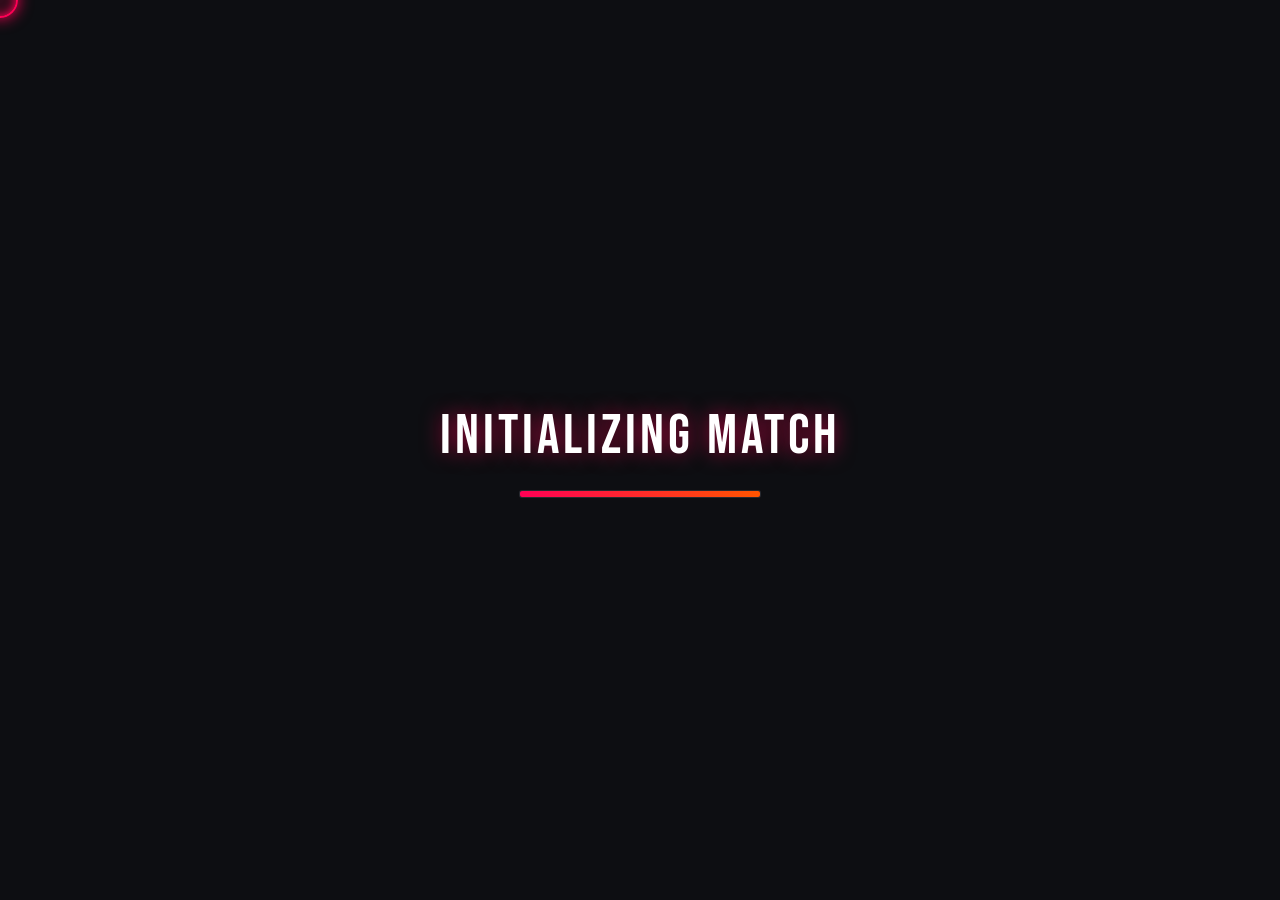
<file: index.html>
<!DOCTYPE html>
<html lang="en">
<head>
  <meta charset="UTF-8" />
  <meta name="viewport" content="width=device-width, initial-scale=1.0" />
  <title>Tag Royale — Tag Game</title>
  
  <link rel="preconnect" href="https://fonts.googleapis.com" />
  <link rel="preconnect" href="https://fonts.gstatic.com" crossorigin />
  <link href="https://fonts.googleapis.com/css2?family=Bebas+Neue&family=DM+Sans:wght@400;500;600&display=swap" rel="stylesheet" />
  <link rel="stylesheet" href="styles.css" />
  
  <style>
    /* --- CUSTOM MOUSE POINTER HIGHLIGHT --- */
    * {
      /* HARDWARE OVERRIDE: Destroys default operating system hardware cursors globally. 
         This isolates pointer interactions so our customized coordinate tracking canvas ring can execute. */
      cursor: none !important; 
    }

    html, body {
      width: 100%;
      min-height: 100vh;
      overflow: hidden;  /* Prevents accidental document scroll leakage from structural bounce animations */
      margin: 0;
      padding: 0;
      background-color: #0b1411; 
    }

    .cursor-highlight {
      width: 32px;
      height: 32px;
      border: 2px solid #ff0055;
      background: rgba(255, 0, 85, 0.15);
      border-radius: 50%;
      position: fixed;
      transform: translate(-50%, -50%);
      /* PERFORMANCE NOTE: 'pointer-events: none' keeps this custom tracker div from absorbing mouse coordinates. 
         Without this, standard buttons lying directly underneath the user cursor will fail to trigger hover or click events. */
      pointer-events: none; 
      z-index: 9999;
      box-shadow: 0 0 15px #ff0055, inset 0 0 10px #ff0055;
      /* GPU ACCELERATION: Utilizing transform over left/top coordinates keeps updates bound directly 
         to composite layers, mitigating layout reflow bottlenecks on modern displays. */
      transition: transform 0.08s ease-out, background 0.2s, border-color 0.2s;
    }

    .cursor-highlight.clicking {
      /* RUNTIME MUTATION: Toggled via JavaScript click tracking listeners to register physical input feedback responses */
      transform: translate(-50%, -50%) scale(0.75);
      background: rgba(0, 255, 200, 0.4);
      border-color: #00ffc8;
      box-shadow: 0 0 20px #00ffc8, inset 0 0 10px #00ffc8;
    }

    /* --- OPENING SEQUENCES --- */
    .opening-screen {
      position: fixed;
      top: 0;
      left: 0;
      width: 100vw;
      height: 100vh;
      background-color: #0d0e12;
      display: flex;
      flex-direction: column;
      justify-content: center;
      align-items: center;
      z-index: 1000; /* Stacks asset validation layers safely over the functional viewport layout */
    }

    .opening-text-stage {
      display: flex;
      flex-direction: column;
      justify-content: center;
      align-items: center;
      transition: opacity 0.5s ease, transform 0.5s ease;
    }

    .opening-title {
      font-family: 'Bebas Neue', sans-serif;
      font-size: 3.5rem;
      color: #fff;
      letter-spacing: 4px;
      margin-bottom: 20px;
      text-shadow: 0 0 20px rgba(255, 0, 85, 0.6);
    }

    .opening-bar-bg {
      width: 240px;
      height: 6px;
      background: #1b1d24;
      border-radius: 3px;
      overflow: hidden;
      border: 1px solid rgba(255, 255, 255, 0.05);
    }

    .opening-bar-fill {
      width: 0%;
      height: 100%;
      background: linear-gradient(90deg, #ff0055, #ff5500);
      box-shadow: 0 0 10px #ff0055;
    }

    .animate-progress {
      /* LIFE CYCLE MECHANIC: Governs initial layout compilation timeouts before dispatching reveal loops */
      animation: splashProgress 2s forwards cubic-bezier(0.4, 0, 0.2, 1); 
    }

    /* Cinematic White Flash Overlay */
    .white-flash {
      position: fixed;
      top: 0;
      left: 0;
      width: 100vw;
      height: 100vh;
      background: #ffffff;
      z-index: 1001; /* Layered immediately above the splash screen to mask transition pop-in */
      opacity: 0;
      pointer-events: none;
    }

    .white-flash.flash-active {
      animation: flashAnim 0.6s ease-out forwards;
    }

    /* --- INTEGRATED PAGE SHADE TRANSITIONS --- */
    .exit-shade {
      position: fixed;
      top: -100vh;
      left: 0;
      width: 100vw;
      height: 100vh;
      background: linear-gradient(to bottom, #000000, #0b1411);
      z-index: 2000; /* Highest priority container; acts as a global blind masking page exits and link routing events */
      pointer-events: none;
    }

    .exit-shade.slide-out-active {
      animation: slideDownOut 0.6s cubic-bezier(0.7, 0, 0.3, 1) forwards;
    }

    .exit-shade.slide-in-active {
      top: 0vh;
      animation: slideDownIn 0.6s cubic-bezier(0.7, 0, 0.3, 1) forwards;
    }

    /* --- 3D PERSPECTIVE GRASS MATRIX BACKGROUND WITH DOTTED TEXTURE --- */
    .game-world-ambient-bg {
      position: fixed;
      top: 0;
      left: 0;
      width: 100vw;
      height: 100vh; 
      pointer-events: none;
      z-index: 1; /* Anchors graphics layers firmly underneath active interactive controls */
      overflow: hidden;
      background: radial-gradient(circle at 50% 40%, #1c331a 0%, #070d0b 80%);
    }

    /* 3D Perspective Grid lines combined with Dotted Grass details */
    .game-world-ambient-bg::before {
      content: '';
      position: absolute;
      bottom: 0;
      left: -50%;
      width: 200%;
      height: 60%;
      background-image: 
        radial-gradient(circle, rgba(83, 148, 44, 0.25) 15%, transparent 16%),
        linear-gradient(rgba(83, 148, 44, 0.4) 2px, transparent 2px),
        linear-gradient(90deg, rgba(83, 148, 44, 0.4) 2px, transparent 2px);
      background-size: 16px 16px, 50px 50px, 50px 50px;
      /* VISUAL MATH NOTE: This pseudo element uses a heavy 3D X-axis pitch rotation combined with perspective depth scaling. 
         This simulates a retro Mode-7 pseudo-3D plain horizon layout directly inside CSS without running WebGL engines. */
      transform: perspective(400px) rotateX(65deg); 
      transform-origin: top center;
    }

    /* Horizon gradient fill blending back into space */
    .grass-horizon-flats {
      position: absolute;
      bottom: 0;
      width: 100%;
      height: 45vh;
      background: linear-gradient(to top, rgba(83, 148, 44, 0.12), transparent);
    }

    /* --- MATCH-ACCURATE PROPS WITH LOGS & HOUSES --- */
    .world-prop-tree {
      position: absolute;
      bottom: 24vh; /* Advanced baseline positioning to align accurately with spatial perspective rules */
      display: flex;
      flex-direction: column;
      align-items: center;
      z-index: 10; 
    }

    .world-prop-tree.left-side {
      left: 20%; 
      transform: scale(0.95);
    }

    .world-prop-tree.right-side {
      right: 50%; 
      transform: scale(1.15);
    }

    /* Soft spherical layered round game leaves */
    .tree-foliage-circle {
      width: 100px;
      height: 100px;
      background: radial-gradient(circle at 35% 35%, #4fa331 0%, #30691d 80%);
      border-radius: 50%;
      box-shadow: 
        12px 15px 20px rgba(0, 0, 0, 0.4), 
        inset -5px -5px 15px rgba(0, 0, 0, 0.3);
      z-index: 2;
    }

    /* Tree trunk logs under the circles */
    .tree-log-trunk {
      width: 16px;
      height: 35px;
      background: linear-gradient(90deg, #5c3a21, #3d2414);
      margin-top: -5px;
      border-radius: 2px;
      box-shadow: 5px 8px 10px rgba(0, 0, 0, 0.5);
      z-index: 1;
    }

    /* Peach house element */
    .world-prop-house {
      position: absolute;
      bottom: 34vh; 
      right: 25px; 
      width: 190px;
      height: 150px;
      display: flex;
      flex-direction: column;
      align-items: center;
      z-index: 6;
      transform: scale(1.15);
    }

    .house-brown-roof {
      width: 0;
      height: 0;
      border-left: 105px solid transparent;
      border-right: 105px solid transparent;
      border-bottom: 65px solid #5a3825;
      filter: drop-shadow(0px 8px 10px rgba(0,0,0,0.4));
      z-index: 2;
    }

    .house-peach-body {
      width: 170px;
      height: 85px;
      background-color: #ffb594;
      border: 4px solid #331c11;
      border-top: none;
      box-sizing: border-box;
      box-shadow: 15px 18px 25px rgba(0,0,0,0.5);
      z-index: 1;
    }

    /* LINED SEAMLESSLY WITH EXTRA DENSE CIRCLES ACROSS SCREEN HORIZON */
    .scenic-forest-wall {
      position: absolute;
      bottom: 38vh; 
      left: -5%;
      width: 110%;
      display: flex;
      justify-content: space-between;
      align-items: flex-end;
      pointer-events: none;
      z-index: 3;
    }

    .scenic-wall-tree {
      width: 120px;
      height: 120px;
      background: radial-gradient(circle at 35% 35%, #46932b 0%, #295b19 85%);
      border-radius: 50%;
      box-shadow: 8px 10px 15px rgba(0, 0, 0, 0.45);
      flex-shrink: 0;
      margin-left: -55px; 
    }

    /* --- PLAYER CHASE ACTION CANVAS TRACK --- */
    .chase-sequence-track {
      position: absolute;
      bottom: 15vh; 
      left: 0;
      width: 100%;
      height: 80px;
    }

    .chase-actor-container {
      position: absolute;
      display: flex;
      align-items: center;
      justify-content: space-between;
      width: 160px; 
      height: 100%;
      /* RENDERING MECHANIC: Drives endless left-to-right looping movement of the mini chase layout 
         via hardware-linked keyframe structures. */
      animation: completeWrapAroundChase 14s linear infinite; 
    }

    /* Shared In-Game Style 2D Box Character Design Base Layout */
    .game-box-character {
      width: 44px;
      height: 44px;
      border-radius: 10px;
      border: 3px solid #000000;
      box-sizing: border-box;
      position: relative;
      display: flex;
      flex-direction: column;
      justify-content: space-around;
      align-items: center;
      padding: 6px;
    }

    /* Character face slits */
    .game-box-character::before,
    .game-box-character::after {
      content: '';
      position: absolute;
      top: 12px;
      width: 6px;
      height: 10px;
      background: #000000;
      border-radius: 3px;
    }
    .game-box-character::before { left: 11px; }
    .game-box-character::after { right: 11px; }

    /* Red Box Player (Holding Crown) */
    .player-actor-red {
      background-color: #ff4a4a;
      box-shadow: 0 0 20px rgba(255, 74, 74, 0.6), 0 10px 15px rgba(0,0,0,0.4);
      /* BEHAVIOR NOTE: Emulates continuous vertical game velocity gait parameters via alternate easing loops */
      animation: boundingRunGait 0.2s infinite alternate ease-in-out;
    }

    .crown-target-obj {
      position: absolute;
      top: -30px;
      left: 50%;
      transform: translateX(-50%);
      font-size: 1.6rem;
      filter: drop-shadow(0 4px 6px rgba(0,0,0,0.3));
      animation: crownFloatBob 0.4s infinite alternate ease-in-out;
    }

    /* Blue Box AI Bot (Chasing Player) */
    .bot-actor-blue {
      background-color: #0077ff;
      box-shadow: 0 0 20px rgba(0, 119, 255, 0.6), 0 10px 15px rgba(0,0,0,0.4);
      /* ANIMATION MATH NOTE: Uses 'alternate-reverse' alongside a slightly compressed duration offset 
         to desynchronize the bot's stride pattern from the runner, creating a natural organic match appearance. */
      animation: boundingRunGait 0.16s infinite alternate-reverse ease-in-out; 
    }

    /* --- UI STRUCTURE GRID --- */
    .container {
      position: relative;
      z-index: 40; /* Elevated stack assignment ensures elements map mouse hit tests reliably over deep environment components */
      display: grid;
      grid-template-columns: 1fr; 
      gap: 30px;
      width: 100%;
      max-width: 1100px; 
      margin: 0 auto;
      height: 100vh;
      padding: 0 30px;
      box-sizing: border-box;
      align-items: center;
    }

    .main-left-content {
      position: fixed;
      top: 48%;
      left: 8%;
      transform: translateY(-50%);
      display: flex;
      flex-direction: column;
      align-items: center; 
      justify-content: center;
      max-width: 540px; 
      z-index: 45;
    }

    .hero {
      display: flex;
      flex-direction: column;
      align-items: center;
      justify-content: center;
      text-align: center;
      width: 100%;
    }

    .game-logo {
      max-width: 250px;
      height: auto;
    }

    .crown-banner {
      display: flex;
      align-items: center;
      justify-content: center;
      text-align: center;
      padding: 4px 10px !important;
      font-size: 0.8rem !important;
    }

    .hero-sub {
      font-size: 0.95rem !important;
      margin-top: 8px !important;
      text-align: center;
    }

    .actions {
      display: flex;
      flex-direction: column;
      align-items: center;
      justify-content: center;
      gap: 10px !important;
      width: 85% !important;
    }

    .actions button {
      padding: 0 !important; 
      height: 44px !important;
      width: 100%;
      display: flex;
      align-items: center;
      justify-content: center; 
    }

    .actions button a.nav-link {
      text-decoration: none !important;
      display: flex;
      align-items: center;
      justify-content: center; 
      gap: 10px; 
      width: 100%;
      height: 100%;
      font-size: 1.1rem !important;
      text-align: center;
    }

    /* THEMATIC SCHEME MAPPING: Configures specific button anchor color rules matching sub-system styles.css guidelines */
    .btn-primary a.nav-link { color: #000000 !important; }
    .btn-secondary a.nav-link { color: #3bc7b2 !important; }
    .btn-inventory a.nav-link { color: #f73656 !important; }
    .btn-tutorial a.nav-link { color: #ffaa00 !important; }
    .btn-settings a.nav-link { color: #2bd97c !important; }

    /* --- MENU STAGE INTRO STATES --- */
    .logo-container {
      opacity: 0;
      transform: scale(0.8) translateY(-20px);
      transition: opacity 1s cubic-bezier(0.25, 1, 0.5, 1), transform 1s cubic-bezier(0.25, 1, 0.5, 1);
    }

    .hero-sub, .crown-banner, .actions, .achievement-menu-btn {
      opacity: 0;
      transform: translateY(15px);
      /* TIMING MECHANIC: Leveraged by cascading script timeouts inside core script files 
         to glide dashboard links up into clear tracking focus incrementally. */
      transition: opacity 0.8s ease-out, transform 0.8s ease-out; 
    }

    body.stage-logo-reveal .logo-container {
      opacity: 1;
      transform: scale(1) translateY(0);
    }

    body.stage-menu-reveal .hero-sub,
    body.stage-menu-reveal .crown-banner,
    body.stage-menu-reveal .actions,
    body.stage-menu-reveal .achievement-menu-btn {
      opacity: 1;
      transform: translateY(0);
    }

    /* --- ACHIEVEMENT TRIGGER BTN --- */
    .achievement-menu-btn {
      font-family: 'Bebas Neue', sans-serif;
      font-size: 1.05rem;
      color: #ffaa00;
      background: rgba(17, 19, 25, 0.85);
      border: 2px solid rgba(255, 170, 0, 0.6);
      border-radius: 6px;
      padding: 5px 14px;
      letter-spacing: 2px;
      margin-top: 5px;
      margin-bottom: 18px;
      text-shadow: 0 0 10px rgba(255, 170, 0, 0.3);
      display: flex;
      align-items: center;
      justify-content: center;
      align-self: center;
      transition: background 0.2s, border-color 0.2s, transform 0.2s;
    }

    .achievement-menu-btn:hover {
      background: rgba(255, 170, 0, 0.15);
      border-color: rgba(255, 170, 0, 0.9);
      transform: scale(1.03);
    }

    /* --- TOGGLEABLE HIDDEN BY DEFAULT ACHIEVEMENT PANEL CONTAINER --- */
    .achievements-display-panel {
      position: fixed;
      right: 40px; 
      top: 50%;
      transform: translateY(-50%) translateX(40px);
      width: 340px;
      background: rgba(19, 22, 28, 0.95);
      border: 1px solid rgba(255, 170, 0, 0.3);
      box-shadow: 0 20px 50px rgba(0, 0, 0, 0.85), 0 0 30px rgba(255, 170, 0, 0.05);
      border-radius: 12px;
      padding: 22px;
      box-sizing: border-box;
      display: flex;
      flex-direction: column;
      max-height: 80vh;
      z-index: 150; /* High priority visibility mask layer; overlays basic page interaction areas cleanly */
      backdrop-filter: blur(14px);
      opacity: 0;
      visibility: hidden;
      /* INTERACTION NOTE: 'pointer-events: none' keeps a hidden sidebar layout container from eating clicks 
         meant for underlying level assets when the drawer state is rolled back. */
      pointer-events: none; 
      transition: opacity 0.4s ease, transform 0.4s cubic-bezier(0.25, 1, 0.5, 1), visibility 0.4s;
    }

    /* Trigger active show layout state */
    .achievements-display-panel.panel-active {
      opacity: 1 !important;
      visibility: visible !important;
      pointer-events: auto !important;
      transform: translateY(-50%) translateX(0) !important;
    }

    .panel-header-row {
      display: flex;
      justify-content: space-between; 
      align-items: center;
      border-bottom: 1px solid rgba(255, 255, 255, 0.08);
      padding-bottom: 12px;
      margin-bottom: 18px;
    }

    .panel-header {
      font-family: 'Bebas Neue', sans-serif;
      font-size: 1.7rem;
      color: #ffaa00;
      letter-spacing: 2px;
      margin: 0;
    }

    /* Circular Cross Interface Node */
    .panel-close-btn {
      font-family: 'DM Sans', sans-serif;
      font-size: 0.85rem;
      background: rgba(255, 255, 255, 0.05);
      border: 1px solid rgba(255, 255, 255, 0.12);
      color: #a0a5b5;
      width: 26px;
      height: 26px;
      display: flex;
      align-items: center;
      justify-content: center;
      border-radius: 50%;
      transition: background 0.2s, color 0.2s, border-color 0.2s, transform 0.2s;
    }

    .panel-close-btn:hover {
      background: rgba(255, 0, 85, 0.2);
      border-color: #ff0055;
      color: #ffffff;
      transform: scale(1.08);
    }

    .achievements-list {
      display: flex;
      flex-direction: column;
      gap: 12px;
      overflow-y: auto; /* Scans container depth thresholds and initializes internal scrolls if layout boundaries overflow */
      padding-right: 4px;
    }

    /* Scrollbar Styling for Achievements Panel */
    .achievements-list::-webkit-scrollbar {
      width: 4px;
    }
    .achievements-list::-webkit-scrollbar-track {
      background: rgba(0, 0, 0, 0.1);
    }
    .achievements-list::-webkit-scrollbar-thumb {
      background: rgba(255, 170, 0, 0.3);
      border-radius: 2px;
    }

    .achievement-card {
      background: rgba(11, 12, 16, 0.75);
      border: 1px solid rgba(255, 255, 255, 0.06);
      border-radius: 8px;
      padding: 14px;
      display: flex;
      align-items: center;
      gap: 15px;
    }

    .badge-slot {
      font-size: 1.8rem;
      background: rgba(255, 255, 255, 0.03);
      width: 48px;
      height: 48px;
      border-radius: 6px;
      display: flex;
      align-items: center;
      justify-content: center;
      border: 1px solid rgba(255, 255, 255, 0.05);
      flex-shrink: 0;
    }

    .achievement-info {
      display: flex;
      flex-direction: column;
      gap: 4px;
    }

    .achievement-name {
      font-family: 'DM Sans', sans-serif;
      font-weight: 500;
      font-size: 1rem;
      color: #ffffff;
      margin: 0;
    }

    .achievement-status {
      font-family: 'Bebas Neue', sans-serif;
      font-size: 0.9rem;
      color: #8a8f9d;
      letter-spacing: 1px;
      margin: 0;
    }

    .achievement-desc {
      font-family: 'DM Sans', sans-serif;
      font-size: 0.9rem;
      color: #cfcfcf;
      margin: 6px 0 0;
      line-height: 1.3;
    }

    /* --- ANIMATION ENGINES --- */
    @keyframes completeWrapAroundChase {
      0% { left: -250px; }
      100% { left: 100%; }
    }

    @keyframes boundingRunGait {
      0% { transform: translateY(0) rotate(4deg) scaleY(1); }
      100% { transform: translateY(-6px) rotate(-4deg) scaleY(0.93); }
    }

    @keyframes crownFloatBob {
      0% { transform: translateX(-50%) translateY(0) scale(1); }
      100% { transform: translateX(-50%) translateY(-6px) scale(1.1); }
    }

    @keyframes splashProgress {
      0% { width: 0%; }
      100% { width: 100%; }
    }

    @keyframes flashAnim {
      0% { opacity: 0; }
      10% { opacity: 1; }
      100% { opacity: 0; }
    }

    @keyframes slideDownOut {
      0% { top: -100vh; }
      100% { top: 0vh; }
    }

    @keyframes slideDownIn {
      0% { top: 0vh; }
      100% { top: 100vh; }
    }
  </style>
</head>
<body>

  <div class="cursor-highlight" id="customCursor"></div>
  <div class="white-flash" id="flashOverlay"></div>
  <div class="exit-shade" id="exitShade"></div>

  <div class="opening-screen" id="openingScreen">
    <div class="opening-text-stage" id="textStage">
      <div class="opening-title" id="openingText">INITIALIZING MATCH</div>
      <div class="opening-bar-bg" id="loadingBar">
        <div class="opening-bar-fill" id="progressBarFill"></div>
      </div>
    </div>
  </div>

  <div class="scanlines"></div>

  <div class="game-world-ambient-bg" id="parallaxBgContainer">
    <div class="grass-horizon-flats"></div>
    
    <div class="world-prop-tree left-side">
      <div class="tree-foliage-circle"></div>
      <div class="tree-log-trunk"></div>
    </div>

    <div class="world-prop-tree right-side">
      <div class="tree-foliage-circle"></div>
      <div class="tree-log-trunk"></div>
    </div>

    <div class="scenic-forest-wall">
      <div class="scenic-wall-tree"></div>
      <div class="scenic-wall-tree"></div>
      <div class="scenic-wall-tree"></div>
      <div class="scenic-wall-tree"></div>
      <div class="scenic-wall-tree"></div>
      <div class="scenic-wall-tree"></div>
      <div class="scenic-wall-tree"></div>
      <div class="scenic-wall-tree"></div>
      <div class="scenic-wall-tree"></div>
      <div class="scenic-wall-tree"></div>
      <div class="scenic-wall-tree"></div>
      <div class="scenic-wall-tree"></div>
      <div class="scenic-wall-tree"></div>
      <div class="scenic-wall-tree"></div>
      <div class="scenic-wall-tree"></div>
      <div class="scenic-wall-tree"></div>
    </div>

    <div class="world-prop-house">
      <div class="house-brown-roof"></div>
      <div class="house-peach-body"></div>
    </div>

    <div class="chase-sequence-track">
      <div class="chase-actor-container">
        <div class="game-box-character bot-actor-blue"></div>
        <div class="game-box-character player-actor-red">
          <div class="crown-target-obj">👑</div>
        </div>
      </div>
    </div>
  </div>

  <main class="container">

    <div class="main-left-content">
      <section class="hero target-box">
        <div class="crown-banner">
          <span class="crown-icon">👑</span>
          <span class="tagline">HOLD THE CROWN.<br>RULE THE MATCH.</span>
          <span class="crown-icon">👑</span>
        </div>
        
        <div class="logo-container">
          <img src="images/game_logo.webp" alt="Tag Royale Logo" class="game-logo" />
        </div>

        <button class="achievement-menu-btn target-box" id="openPanelBtn">🏆 ACHIEVEMENTS</button>

        <p class="hero-sub">1v1 TAG · 2:30 ROUNDS · 10 PTS / SEC</p>
      </section>

      <section class="actions">
        <button class="btn btn-primary target-box"><a href="difficulty.html" class="nav-link">▶ PLAY NOW</a></button>
        <button class="btn btn-secondary target-box"><a href="shop.html" class="nav-link"><span>💸</span> SHOP</a></button>
        <button class="btn btn-ghost btn-inventory target-box"><a href="inventory.html" class="nav-link"><span>🎒</span> INVENTORY</a></button>
        <button class="btn btn-ghost btn-tutorial target-box"><a href="tutorial.html" class="nav-link"><span>📖</span> HOW TO PLAY</a></button>
        <button class="btn btn-ghost btn-settings target-box"><a href="settings.html" class="nav-link"><span>⚙</span> SETTINGS</a></button>
      </section>
    </div>

    <div class="achievements-display-panel target-box" id="achievementsPanel">
      <div class="panel-header-row">
        <h2 class="panel-header">ACHIEVEMENTS</h2>
        <button class="panel-close-btn target-box" id="closePanelBtn">✕</button>
      </div>
      
      <div class="achievements-list">
        <div class="achievement-card target-box">
          <div class="badge-slot">💀</div>
          <div class="achievement-info">
            <p class="achievement-name">Win 5 hard rounds</p>
            <p class="achievement-status" id="ach-hard-wins">LOCKED</p>
            <p class="achievement-desc">Win five matches on Hard difficulty while surviving each full round — prove consistent mastery over the toughest AI.</p>
          </div>
        </div>

        <div class="achievement-card target-box">
          <div class="badge-slot">⏱️</div>
          <div class="achievement-info">
            <p class="achievement-name">The Long Chase</p>
            <p class="achievement-status" id="ach-long-chase">LOCKED</p>
            <p class="achievement-desc">Maintain a single, continuous chase with one specific bot for over 60 seconds without getting caught.</p>
          </div>
        </div>

        <div class="achievement-card target-box">
          <div class="badge-slot">👑</div>
          <div class="achievement-info">
            <p class="achievement-name">Long Live the King</p>
            <p class="achievement-status" id="ach-king">LOCKED</p>
            <p class="achievement-desc">Secure the crown immediately at round start and hold it for the entire match without ever being tagged — true domination.</p>
          </div>
        </div>

        <div class="achievement-card target-box">
          <div class="badge-slot">💎</div>
          <div class="achievement-info">
            <p class="achievement-name">Perfect Run</p>
            <p class="achievement-status" id="ach-perfect">LOCKED</p>
            <p class="achievement-desc">Beat the Impossible difficulty and finish the round as crown-holder without a single crown loss — the ultimate flawless victory.</p>
          </div>
        </div>
      </div>
    </div>

  </main>

  <script src="indexmusic.js"></script>
</body>
</html>
</file>
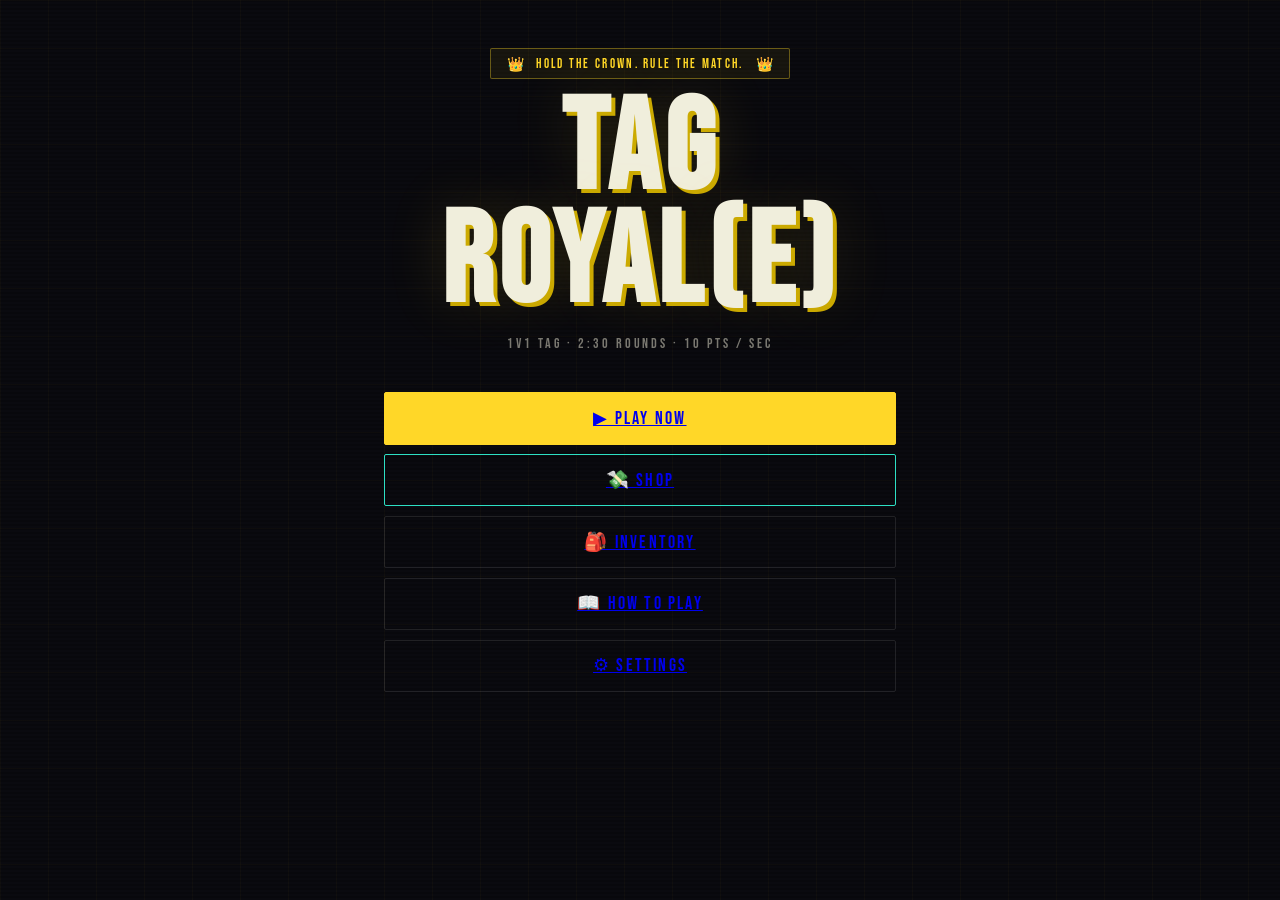
<file: MainProject/index.html>
<!DOCTYPE html>
<html lang="en">
<head>
  <meta charset="UTF-8" />
  <meta name="viewport" content="width=device-width, initial-scale=1.0" />
  <title>Tag Royale — Tag Game</title>
  <link rel="preconnect" href="https://fonts.googleapis.com" />
  <link rel="preconnect" href="https://fonts.gstatic.com" crossorigin />
  <link href="https://fonts.googleapis.com/css2?family=Bebas+Neue&family=DM+Sans:wght@400;500;600&display=swap" rel="stylesheet" />
  <link rel="stylesheet" href="styles.css" />
</head>
<body>

  <div class="scanlines"></div>
  <div class="bg-grid"></div>

  <main class="container">

    <!-- HERO -->
    <section class="hero">
      <div class="crown-banner">
        <span class="crown-icon">👑</span>
        <span class="tagline">HOLD THE CROWN. RULE THE MATCH.</span>
        <span class="crown-icon">👑</span>
      </div>
      <h1 class="game-title">TAG<br>ROYAL(E)</h1>
      <p class="hero-sub">1v1 TAG · 2:30 ROUNDS · 10 PTS / SEC</p>
    </section>

    <!-- CTA BUTTONS -->
    <section class="actions">
      <button class="btn btn-primary"><a href="difficulty.html">▶ PLAY NOW</a></button>
      <button class="btn btn-secondary"><a href="shop.html">💸 SHOP</a></button>
      <button class="btn btn-ghost"><a href="inventory.html">🎒 INVENTORY</a></button>
      <button class="btn btn-ghost"><a href="tutorial.html">📖 HOW TO PLAY</a></button>
      <button class="btn btn-ghost"><a href="settings.html">⚙ SETTINGS</a></button>
    </section>
  </main>

</body>
</html>
</file>
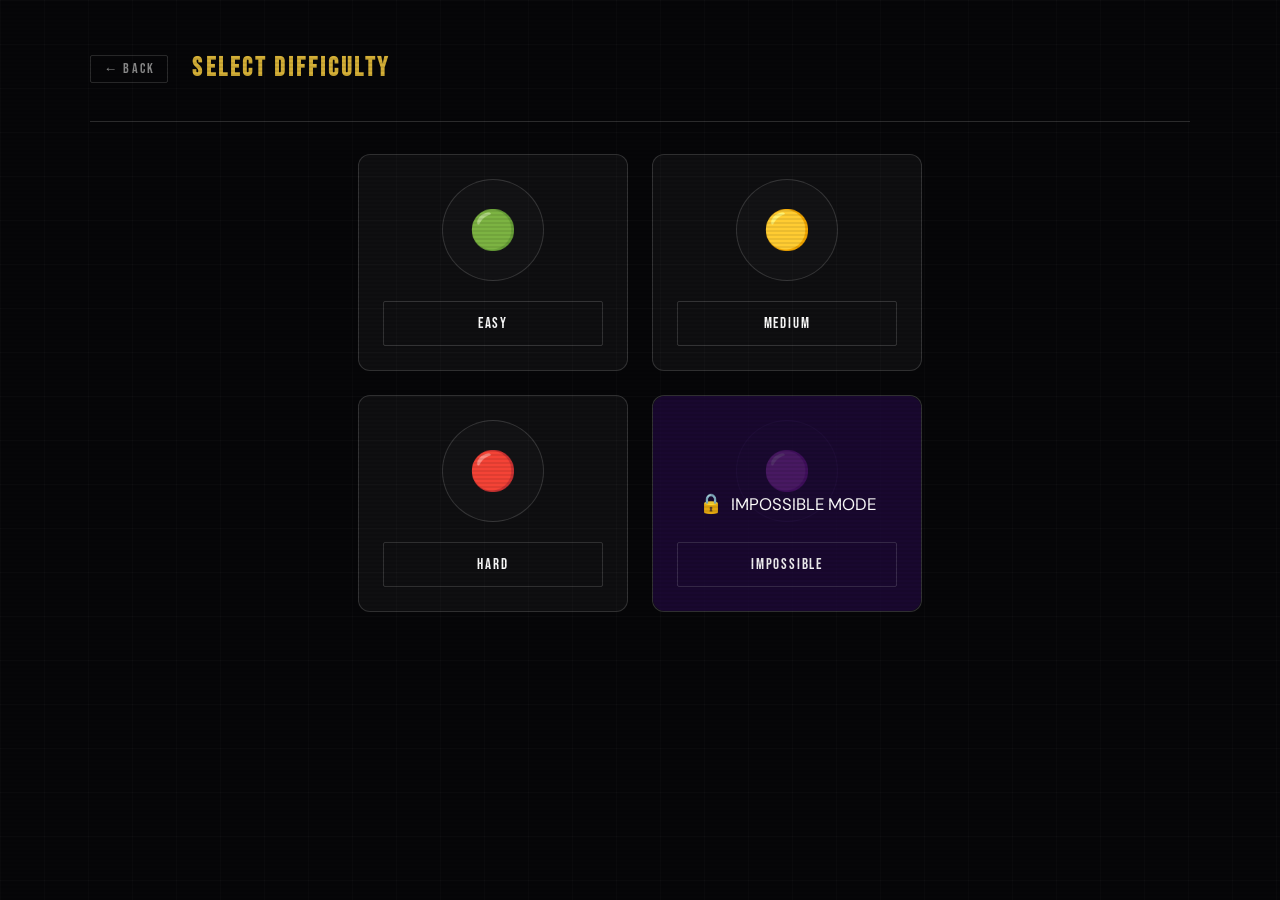
<file: difficulty.html>
<!DOCTYPE html>
<html lang="en">
<head>
  <meta charset="UTF-8">
  <meta name="viewport" content="width=device-width, initial-scale=1.0">
  <title>Tag Royal(e) - Select Difficulty</title>
  
  <link rel="preconnect" href="https://fonts.googleapis.com" />
  <link rel="preconnect" href="https://fonts.gstatic.com" crossorigin />
  <link href="https://fonts.googleapis.com/css2?family=Bebas+Neue&family=DM+Sans:wght@400;500;600&display=swap" rel="stylesheet" />
  
  <link rel="stylesheet" href="styles.css">
  
  <style>
    /* THEME-SPECIFIC INTERNAL STYLES:
       These styles control the placement and animations of the temporary "Toast" pop-up alerts.
    */
    
    /* Container that holds the pop-ups. Centered horizontally at the top of the screen. */
    .toast-container {
      position: fixed;
      top: 20px;
      left: 50%;
      transform: translateX(-50%); /* Perfectly centers the container horizontally */
      z-index: 9999;               /* Ensures toasts appear on top of all other elements */
      display: flex;
      flex-direction: column;      /* Allows multiple toasts to stack vertically */
      gap: 10px;                   /* Spacing between multiple toasts */
      pointer-events: none;        /* Allows clicks to pass through the container when empty */
    }
    
    /* Style for individual toast alert popups */
    .toast {
      min-width: 260px;
      max-width: 360px;
      padding: 14px 16px;
      border-radius: 14px;
      background: rgba(13, 18, 26, 0.95); /* Dark, semi-transparent background */
      color: #fff;
      font-family: 'DM Sans', sans-serif;
      font-size: 0.95rem;
      box-shadow: 0 18px 40px rgba(0,0,0,0.35); /* Heavy shadow to give depth */
      border: 1px solid rgba(255,255,255,0.08); /* Subtle border for visibility on dark backgrounds */
      pointer-events: auto;        /* Restores click actions specifically onto the popup text/buttons */
      
      /* Hidden by default state: invisible and shifted slightly upward */
      opacity: 0;
      transform: translateY(-8px);
      transition: opacity 0.2s ease, transform 0.2s ease; /* Smooth fade-in and drop-down animation */
    }
    
    /* Active state when the toast is made visible via JavaScript */
    .toast.show {
      opacity: 1;
      transform: translateY(0);    /* Resets position to its normal location */
    }
    /* Lock overlay kept minimal here; main theme rules are in styles.css */
  </style>
</head>
<body>

  <div class="scanlines"></div>
  <div class="bg-grid"></div>
  
  <div id="toast-container" class="toast-container"></div>

  <main class="settings-container">

    <nav class="settings-nav">
      <a href="index.html" class="back-btn">← BACK</a>
      <h1 class="settings-title">SELECT DIFFICULTY</h1>
    </nav>

    <div class="difficulty-layout">
      <section class="settings-panel difficulty-panel">
        
        <div class="difficulty-grid">
          
          <div class="diff-card">
            <div class="circle-visual"><span class="placeholder-icon">🟢</span></div>
            <button class="diff-btn easy" onclick="selectDifficulty('easy')">EASY</button>
          </div>
          
          <div class="diff-card">
            <div class="circle-visual"><span class="placeholder-icon">🟡</span></div>
            <button class="diff-btn medium" onclick="selectDifficulty('medium')">MEDIUM</button>
          </div>
          
          <div class="diff-card">
            <div class="circle-visual"><span class="placeholder-icon">🔴</span></div>
            <button class="diff-btn hard" onclick="selectDifficulty('hard')">HARD</button>
          </div>
          
          <div class="diff-card impossible">
            <div class="circle-visual"><span class="placeholder-icon">🟣</span></div>
            <div class="lock-overlay" aria-hidden="true"><span class="lock-icon">🔒</span>IMPOSSIBLE MODE</div>
            <button class="diff-btn impossible" onclick="selectDifficulty('impossible')">IMPOSSIBLE</button>
          </div>
          
        </div>
      </section>
    </div>

  </main>

  <script src="difficulty.js"></script>
</body>
</html>
</file>
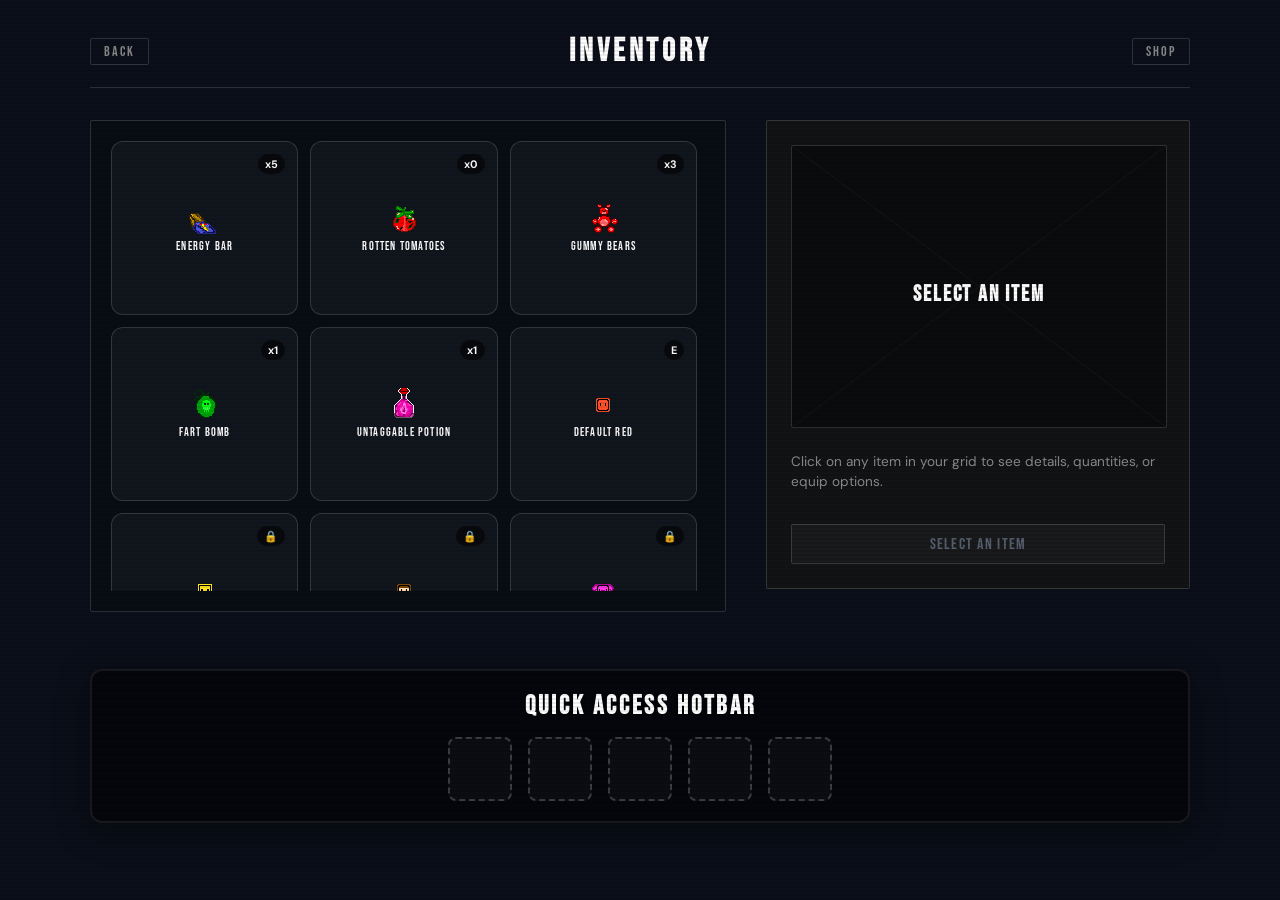
<file: inventory.html>
<!DOCTYPE html>
<html lang="en">
<head>
  <meta charset="UTF-8">
  <meta name="viewport" content="width=device-width, initial-scale=1.0">
  <title>Tag Royale - Inventory</title>
  
  <link rel="preconnect" href="https://fonts.googleapis.com" />
  <link rel="preconnect" href="https://fonts.gstatic.com" crossorigin />
  <link href="https://fonts.googleapis.com/css2?family=Bebas+Neue&family=DM+Sans:wght@400;500;600&display=swap" rel="stylesheet" />
  
  <link rel="stylesheet" href="styles.css" />

  <style>
    body {
      background-color: #0b0f19 !important; /* Fallback deep navy background color */
      margin: 0;
      padding: 0;
      overflow-x: hidden;                  /* Suppresses horizontal page shifting/scrolling */
      
      /* CUSTOM GAME CURSOR FOR INVENTORY SCREEN
         Overwrites standard mouse pointer into an arcade reticle crosshair */
      cursor: crosshair !important;
    }

    /* Styles the background div to make a retro moving neon grid */
    .bg-grid {
      position: fixed !important;
      top: 0;
      left: 0;
      width: 100vw;
      height: 100vh;
      z-index: -1 !important; /* Keeps the grid layers rendered underneath all UI elements */
      pointer-events: none;   /* Ensures clicks ignore this background layer and hit the buttons */
      
      /* Procedural Canvas Grid lines: Creates repetitive intersecting cyan neon paths via gradients */
      background-image: 
        linear-gradient(rgba(0, 210, 255, 0.08) 1px, transparent 1px),
        linear-gradient(90deg, rgba(0, 210, 255, 0.08) 1px, transparent 1px);
      background-size: 50px 50px;
      
      /* Adds a deep purple/cyan vignette glow casting dark shades into borders */
      box-shadow: inset 0 0 100px rgba(0, 0, 0, 0.8), 
                  inset 0 -300px 300px rgba(0, 210, 255, 0.05);
      
      /* Runs a slow infinite loop moving the grid along a vertical path */
      animation: gridScroll 12s linear infinite;
    }

    /* Logic for the scrolling background: shifts layout starting coordinates downward by 50px */
    @keyframes gridScroll {
      from { background-position: 0 0; }
      to { background-position: 0 50px; }
    }

    /* Safety override: Prevents opacity or styling parameters on the core container 
       from blinding or breaking visibility of the retro background grid */
    .inventory-container {
      background: transparent !important;
      position: relative;
      z-index: 2;
    }

    /* ================= MOUSE HOVER & IMAGE/TITLE RING STYLING ================= */
    /* Forces the custom crosshair reticle onto standard buttons and items */
    .back-btn, .hotbar-slot, #inventory-action-btn {
      cursor: crosshair !important;
    }

    /* Establishes localized coordinate maps so absolute pseudo-elements (::after rings) 
       snap precisely around these wrappers */
    .big-item-visual, .hotbar-slot, .scroll-grid > div {
      position: relative;
    }

    /* Large selected item display layout properties */
    .preview-art-sprite {
      position: relative;
      transition: transform 0.2s ease; /* Smooth enlargement window */
    }
    
    /* Pop-up scaling effect when hovering cursor over the current inspected element */
    .big-item-visual:hover .preview-art-sprite {
      transform: scale(1.05);
    }
    
    /* GENERATES THE ANIMATED RING ON HOVER:
       Injects a rotating dashed golden target circle behind the sprite image */
    .big-item-visual:hover .preview-art-sprite::after {
      content: '';
      position: absolute;
      top: 50%;
      left: 50%;
      transform: translate(-50%, -50%);
      width: 110%;
      height: 110%;
      border: 3px dashed #ffd700;
      border-radius: 50%;
      box-shadow: 0 0 15px #ffd700;
      animation: spinRing 4s linear infinite; /* Constantly rotates the dashed border line */
      pointer-events: none;
    }

    /* Dynamic text color swap for preview header labels on card hover actions */
    .preview-title {
      position: relative;
      display: inline-block;
      transition: color 0.2s ease;
    }
    .big-item-visual:hover .preview-title {
      color: #ffd700 !important; /* Highlights title text gold */
    }

    /* Glowing borders generated around quick use inventory hotbar item slots */
    .hotbar-slot:hover::after {
      content: '';
      position: absolute;
      top: -4px;
      left: -4px;
      right: -4px;
      bottom: -4px;
      border: 2px solid #ffd700;
      border-radius: 8px;
      box-shadow: 0 0 12px #ffd700;
      pointer-events: none;
    }

    /* Handles angular rotations from 0 to 360 degrees for the inspected hover rings */
    @keyframes spinRing {
      0% { transform: translate(-50%, -50%) rotate(0deg); }
      100% { transform: translate(-50%, -50%) rotate(360deg); }
    }

    /* Interactive text lighting for back / shop navigation shortcuts */
    .back-btn:hover {
      color: #ffd700 !important;
      text-shadow: 0 0 8px rgba(255, 215, 0, 0.6);
    }

    /* Glow highlights for action buttons when they are interactive (:not(:disabled)) */
    #inventory-action-btn:not(:disabled):hover {
      background-color: #ffd700 !important;
      color: #000000 !important;
      box-shadow: 0 0 15px #ffd700;
    }

    /* Styling rules that attach to programmatically constructed grid items generated by JavaScript */
    #items-scroll-grid div:hover {
      border-color: #ffd700 !important;
      box-shadow: 0 0 10px rgba(255, 215, 0, 0.3);
    }
  </style>
</head>
<body>

  <div class="scanlines"></div>
  <div class="bg-grid"></div>

  <div class="inventory-container">
    
    <header class="inventory-nav">
      <a href="index.html" class="back-btn">back</a>
      <h1 class="inventory-title">INVENTORY</h1>
      <a href="shop.html" class="back-btn">shop</a>
    </header>

    <main class="inventory-layout">
      
      <div class="grid-container">
        <div id="items-scroll-grid" class="scroll-grid"></div>
      </div>

      <div class="preview-panel">
        <div class="big-item-visual">
          <div id="preview-art" class="preview-art-sprite"></div>
          <h2 id="preview-title" class="preview-title">Select An Item</h2>
        </div>
        
        <div class="description-box">
          <p id="preview-desc">Click on any item in your grid to see details, quantities, or equip options.</p>
          <div id="preview-stats" class="preview-stats"></div>
          <button id="inventory-action-btn" class="action-btn-disabled" disabled>SELECT AN ITEM</button>
        </div>
      </div>

    </main>

    <footer class="hotbar-container">
      <h3 class="hotbar-title">QUICK ACCESS HOTBAR</h3>
      <div class="hotbar-slots">
        <div class="hotbar-slot" data-slot="0"></div>
        <div class="hotbar-slot" data-slot="1"></div>
        <div class="hotbar-slot" data-slot="2"></div>
        <div class="hotbar-slot" data-slot="3"></div>
        <div class="hotbar-slot" data-slot="4"></div>
      </div>
    </footer>

  </div>

  <script src="inventory.js"></script>
  <script src="inventorymusic.js"></script>
</body>
</html>
</file>
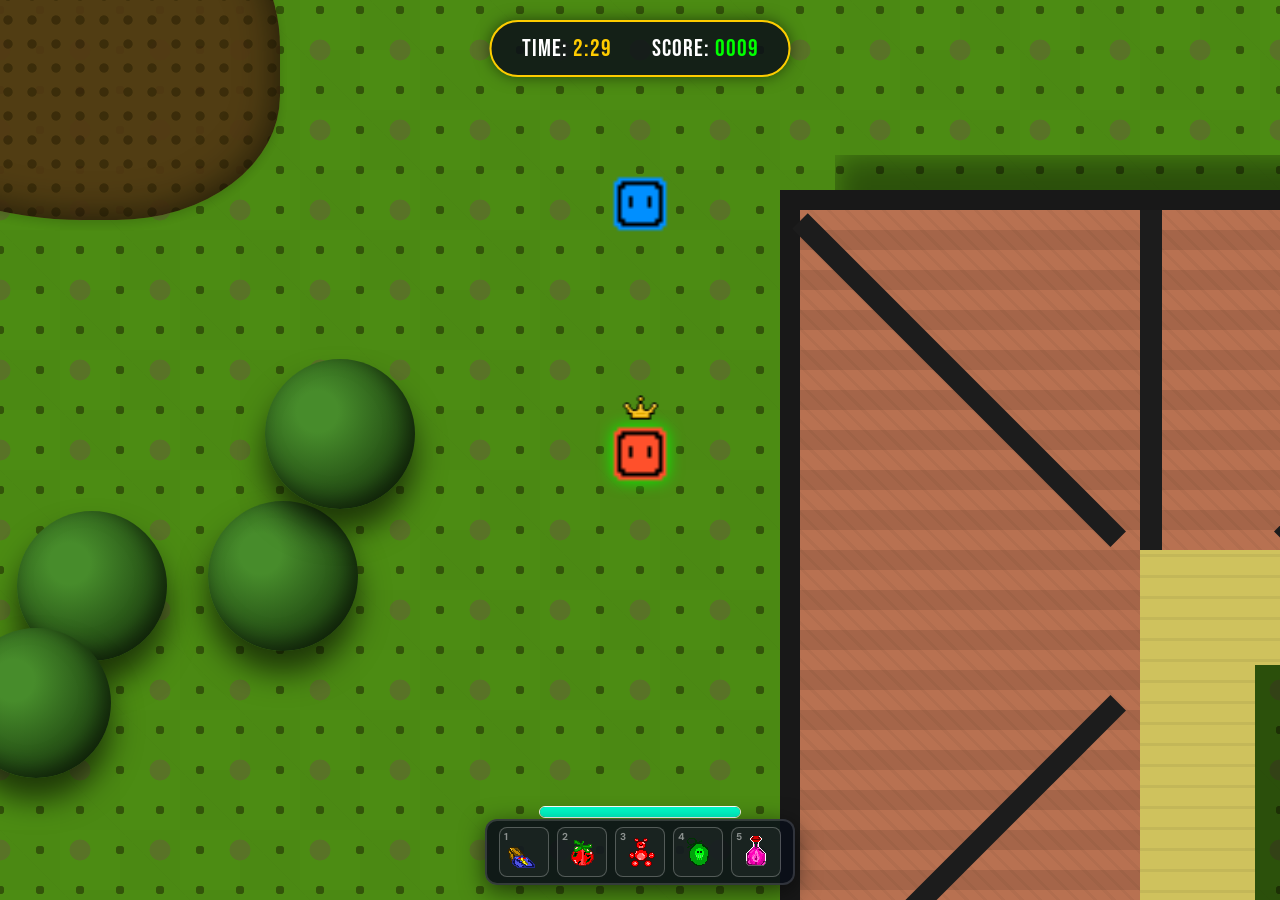
<file: mainround.html>
<!DOCTYPE html>
<html lang="en">
<head>
    <meta charset="UTF-8">
    <meta name="viewport" content="width=device-width, initial-scale=1.0">
    <title>Tag Royale</title>
    <link rel="preconnect" href="https://fonts.googleapis.com">
    <link rel="preconnect" href="https://fonts.gstatic.com" crossorigin>
    <link href="https://fonts.googleapis.com/css2?family=Bebas+Neue&family=DM+Sans:wght@400;500;700&display=swap" rel="stylesheet">
    
    <style>
        /* ==========================================================
           1. CORE VIEWPORT AND LAYOUT MANAGEMENT
           ========================================================== */
        body, html {
            margin: 0;
            padding: 0;
            width: 100%;
            height: 100%;
            /* 'overflow: hidden' locks the browser screen so scrollbars don't break the game immersion */
            overflow: hidden;
            background-color: #0b0f19;
            font-family: 'DM Sans', 'Segoe UI', Tahoma, Geneva, Verdana, sans-serif;
            /* Prevents players from accidentally highlighting game elements or assets while clicking frantically */
            user-select: none;
            -webkit-user-select: none;
        }

        /* The Viewport serves as a 'camera window'. While the underlying map is massive (5000px), 
           the player only sees a screen-sized window (100vw/100vh) at any given moment. */
        #viewport {
            width: 100vw;
            height: 100vh;
            overflow: hidden;
            position: relative;
            background-color: #11141a;
        }

        /* ==========================================================
           2. MAP & SURFACE MATRICES
           ========================================================== */
        /* The entire game field is a massive 5000x5000 pixel square canvas. 
           Your JavaScript likely shifts the left/top coordinates of this element to simulate camera movement. */
        #main-map {
            width: 5000px;
            height: 5000px;
            position: relative;
            background-color: #4c8c13; /* Base grass green layer */
            /* Advanced CSS layering to compile a procedural textures layout (dots and grid-lines) directly in CSS */
            background-image: 
                radial-gradient(#597327 18%, transparent 19%),
                radial-gradient(#33540a 15%, transparent 16%),
                linear-gradient(45deg, rgba(0,0,0,0.02) 25%, transparent 25%, transparent 75%, rgba(0,0,0,0.02) 75%),
                linear-gradient(45deg, rgba(0,0,0,0.02) 25%, transparent 25%, transparent 75%, rgba(0,0,0,0.02) 75%);
            background-size: 80px 80px, 40px 40px, 120px 120px, 120px 120px;
            background-position: 0 0, 20px 20px, 0 0, 60px 60px;
        }

        /* ==========================================================
           3. OBSTACLES & NATURE DECORATIONS
           ========================================================== */
        /* Trees along boundaries. High z-index (12) means characters walk *underneath* the leaves */
        .border-tree {
            position: absolute;
            width: 130px;
            height: 130px;
            background-image: radial-gradient(circle at 40% 40%, #366623 20%, #224515 60%, #11260a 100%);
            border-radius: 50%;
            box-shadow: 0 15px 25px rgba(0,0,0,0.55), inset -5px -5px 15px rgba(0,0,0,0.4); /* Generates 3D depth */
            z-index: 12;
        }

        /* Standard interactive map trees */
        .map-tree {
            position: absolute;
            width: 150px;
            height: 150px;
            background-image: radial-gradient(circle at 35% 35%, #478c2b 15%, #2a5918 55%, #142e0b 100%);
            border-radius: 50%;
            box-shadow: 0 22px 30px rgba(0,0,0,0.6), inset -8px -8px 20px rgba(0,0,0,0.5);
            z-index: 12;
        }

        /* Low z-index (2) environmental elements. Characters walk on top of mud, 
           likely triggering a speed reduction modifier in your game scripts. */
        .mud-patch {
            position: absolute;
            background-color: #523713;
            background-image: radial-gradient(#3a250a 25%, transparent 30%);
            background-size: 24px 24px;
            border-radius: 42% 58% 35% 65%; /* Irregular shape mapping to look organic */
            opacity: 0.92;
            box-shadow: inset 0 0 40px rgba(0,0,0,0.75), 0 4px 10px rgba(0,0,0,0.15);
            z-index: 2;
        }

        /* Rigid structures (Rocks). z-index 5 means they sit below trees, but block player positions */
        .rock {
            position: absolute;
            background-color: #718093;
            background-image: 
                linear-gradient(45deg, #4b5666 25%, transparent 25%), 
                linear-gradient(-45deg, #3d4654 25%, transparent 25%),
                linear-gradient(135deg, rgba(255,255,255,0.1) 0%, transparent 40%);
            background-size: 40px 40px, 40px 40px, 100% 100%;
            border-radius: 30px;
            border: 6px solid #434e5a;
            box-shadow: 8px 16px 24px rgba(0,0,0,0.4), inset -4px -4px 10px rgba(0,0,0,0.3);
            z-index: 5;
        }

        /* Hedges/Bushes forming walls or mazes on the map */
        .cut-hedge {
            position: absolute;
            background-color: #1b3d1d;
            background-image: 
                radial-gradient(#275429 20%, transparent 25%),
                radial-gradient(#143016 15%, transparent 20%),
                linear-gradient(90deg, rgba(0,0,0,0.15) 0%, transparent 10%, transparent 90%, rgba(0,0,0,0.25) 100%);
            background-size: 20px 20px, 14px 14px, 100% 100%;
            border: 7px solid #0a1c0b;
            border-radius: 12px;
            box-shadow: 0 18px 32px rgba(0,0,0,0.55), inset 0 0 25px rgba(0,0,0,0.7);
            z-index: 9;
            box-sizing: border-box;
        }

        /* ==========================================================
           4. L-SHAPED HOUSE COMPONENT ARCHITECTURE
           ========================================================== */
        /* Core bounding wrapper for the compound structure */
        .image-house {
            position: absolute;
            left: 2100px;
            top: 1700px;
            width: 1200px;
            height: 1200px;
            z-index: 6;
        }

        /* Fakes elevation by dropping an offset shadow on the grass beneath the building */
        .house-drop-shadow {
            position: absolute;
            left: 55px;
            top: -35px;
            width: 950px;
            height: 950px;
            background-color: rgba(0,0,0,0.42);
            filter: blur(16px);
            z-index: 1;
            pointer-events: none;
            /* clip-path masks this into an 'L' shape matching the structural footprint */
            clip-path: polygon(0% 0%, 100% 0%, 100% 50%, 50% 50%, 50% 100%, 0% 100%);
        }

        /* Yellow porch deck surrounding parts of the house structure */
        .house-yellow-deck {
            position: absolute;
            left: 50px;
            top: 50px;
            width: 850px;
            height: 850px;
            background-color: #cfc25d;
            background-image: repeating-linear-gradient(0deg, transparent, transparent 18px, rgba(0,0,0,0.06) 18px, rgba(0,0,0,0.06) 21px); /* Planking style lines */
            border: 11px solid #141414;
            box-sizing: border-box;
            z-index: 2;
            clip-path: polygon(0% 0%, 100% 0%, 100% 50%, 50% 50%, 50% 100%, 0% 100%);
            box-shadow: inset 0 0 30px rgba(0,0,0,0.2);
        }

        /* Crates, boxes, or furniture items sitting on the porch deck */
        .deck-fixture {
            position: absolute;
            width: 48px;
            height: 64px;
            background-image: linear-gradient(135deg, #cccccc 0%, #999999 100%);
            border: 7px solid #161616;
            border-radius: 6px;
            box-shadow: inset 0 5px 0 rgba(255,255,255,0.6), 0 8px 14px rgba(0,0,0,0.3);
            z-index: 3;
        }

        /* Specific local spacing points for porch furniture items */
        .fx1 { left: 450px; top: 550px; }
        .fx2 { left: 450px; top: 750px; }
        .fx3 { left: 750px; top: 450px; }

        /* The overhead main roof layer */
        .house-roof-body {
            position: absolute;
            left: 0;
            top: 0;
            width: 800px;
            height: 800px;
            background-color: #b87151;
            background-image: 
                linear-gradient(0deg, rgba(0,0,0,0.1) 50%, transparent 50%),
                repeating-linear-gradient(45deg, transparent, transparent 10px, rgba(0,0,0,0.04) 10px, rgba(0,0,0,0.04) 13px);
            background-size: 100% 40px, 100% 100%;
            border: 20px solid #181818;
            box-sizing: border-box;
            z-index: 4;
            clip-path: polygon(0% 0%, 100% 0%, 100% 45%, 45% 45%, 45% 100%, 0% 100%);
        }

        /* Ridge accents tracking points across peak roof joins */
        .roof-ridge-line {
            position: absolute;
            background-color: #1c1c1c;
            z-index: 5;
        }
        .ridge-long-v { left: 340px; top: 0; width: 22px; height: 800px; }
        .ridge-short-h { left: 340px; top: 340px; width: 460px; height: 22px; }

        /* Diagonal corner seams for top-down roofing angles */
        .roof-ridge-diagonal {
            position: absolute;
            width: 450px;
            height: 22px;
            background-color: #1c1c1c;
            z-index: 5;
            transform-origin: left center;
        }
        .diag1 { left: 0; top: 0; transform: rotate(45deg); }
        .diag2 { left: 0; top: 800px; transform: rotate(-45deg); }
        .diag3 { left: 800px; top: 0; transform: rotate(135deg); }
        .diag4 { left: 350px; top: 350px; transform: rotate(45deg); width: 630px; }

        /* ==========================================================
           5. SWIMMING POOL LAYERS & FLOATS
           ========================================================== */
        .pool {
            position: absolute;
            left: 1400px;
            top: 2500px;
            width: 500px;
            height: 350px;
            background-image: radial-gradient(circle at 50% 30%, #3cd0ff 20%, #1593c2 70%, #0a5b7a 100%);
            border: 14px solid #dcdde1; /* Pool coping border edge */
            border-radius: 24px;
            box-shadow: inset 0 12px 25px rgba(0,0,0,0.45), 0 12px 24px rgba(0,0,0,0.25);
            z-index: 3;
            box-sizing: border-box;
        }

        /* Floating mattresses inside the pool area */
        .pool-mat {
            position: absolute;
            width: 110px;
            height: 65px;
            background-image: repeating-linear-gradient(0deg, #fbc531, #fbc531 10px, #e1b12c 10px, #e1b12c 20px);
            border-radius: 6px;
            box-shadow: 0 6px 12px rgba(0,0,0,0.4), inset 0 2px 4px rgba(255,255,255,0.3);
            border: 3px solid #b38610;
            z-index: 4;
            box-sizing: border-box;
        }
        .mat1 { left: 30px; top: 140px; }
        .mat2 { left: 190px; top: 140px; }
        .mat3 { left: 350px; top: 140px; }

        /* ==========================================================
           6. CHARACTER MODEL ANIMATION MATRIX CONFIGURATION
           ========================================================== */
        .character {
            position: absolute;
            left: 1900px; 
            top: 1900px;
            width: 120px;
            height: 120px;
            z-index: 25; /* Sits high up so players render on top of hedges, buildings, and ground objects */
            /* 'will-change' optimizes render engine handling for ultra-smooth movement loops */
            will-change: transform, left, top;
            display: block;
            /* Utilizes a sprite sheet grid framework (960x960px). 
               The JS code shifts background positions dynamically to change player cosmetic skins. */
            background-image: url('images/game_skins.png');
            background-repeat: no-repeat;
            background-size: 960px 960px;
        }
    </style>
</head>
<body>

    <div id="viewport">
        <div id="main-map">
            
            <div class="mud-patch" style="left: 1100px; top: 1350px; width: 500px; height: 380px;"></div>
            <div class="mud-patch" style="left: 3400px; top: 2000px; width: 450px; height: 320px;"></div>
            <div class="mud-patch" style="left: 1750px; top: 3500px; width: 600px; height: 450px;"></div>

            <div id="main-pool" class="pool">
                <div class="pool-mat mat1"></div>
                <div class="pool-mat mat2"></div>
                <div class="pool-mat mat3"></div>
            </div>

            <div class="cut-hedge" style="left: 3500px; top: 250px; width: 1250px; height: 130px;"></div>
            <div class="cut-hedge" style="left: 4620px; top: 380px; width: 130px; height: 950px;"></div>
            <div class="cut-hedge" style="left: 3850px; top: 600px; width: 450px; height: 110px;"></div>
            <div class="cut-hedge" style="left: 3500px; top: 950px; width: 800px; height: 120px;"></div>
            <div class="cut-hedge" style="left: 4200px; top: 1200px; width: 150px; height: 1100px;"></div>
            <div class="cut-hedge" style="left: 3400px; top: 1500px; width: 500px; height: 140px;"></div>
            <div class="cut-hedge" style="left: 3000px; top: 1800px; width: 150px; height: 900px;"></div>
            <div class="cut-hedge" style="left: 2600px; top: 200px; width: 700px; height: 140px;"></div>
            <div class="cut-hedge" style="left: 2800px; top: 500px; width: 140px; height: 600px;"></div>

            <div id="main-house" class="image-house">
                <div class="house-drop-shadow"></div>
                <div class="house-yellow-deck">
                    <div class="deck-fixture fx1"></div>
                    <div class="deck-fixture fx2"></div>
                    <div class="deck-fixture fx3"></div>
                </div>
                <div class="house-roof-body">
                    <div class="roof-ridge-line ridge-long-v"></div>
                    <div class="roof-ridge-line ridge-short-h"></div>
                    <div class="roof-ridge-diagonal diag1"></div>
                    <div class="roof-ridge-diagonal diag2"></div>
                    <div class="roof-ridge-diagonal diag3"></div>
                    <div class="roof-ridge-diagonal diag4"></div>
                </div>
            </div>

            <div class="rock" style="left: 950px; top: 1850px; width: 140px; height: 120px;"></div>
            <div class="rock" style="left: 1750px; top: 1100px; width: 190px; height: 150px;"></div>
            <div class="rock" style="left: 2150px; top: 1350px; width: 110px; height: 95px;"></div>
            <div class="rock" style="left: 1350px; top: 3100px; width: 160px; height: 140px;"></div>

            <div class="character"></div>

            <div id="tree-container"></div>
        </div>
    </div>

    <script src="mainround.js"></script>
    
    <script src="mainroundanticheese.js"></script>
    
    <script src="mainroundmusic.js"></script>
</body>
</html>
</file>
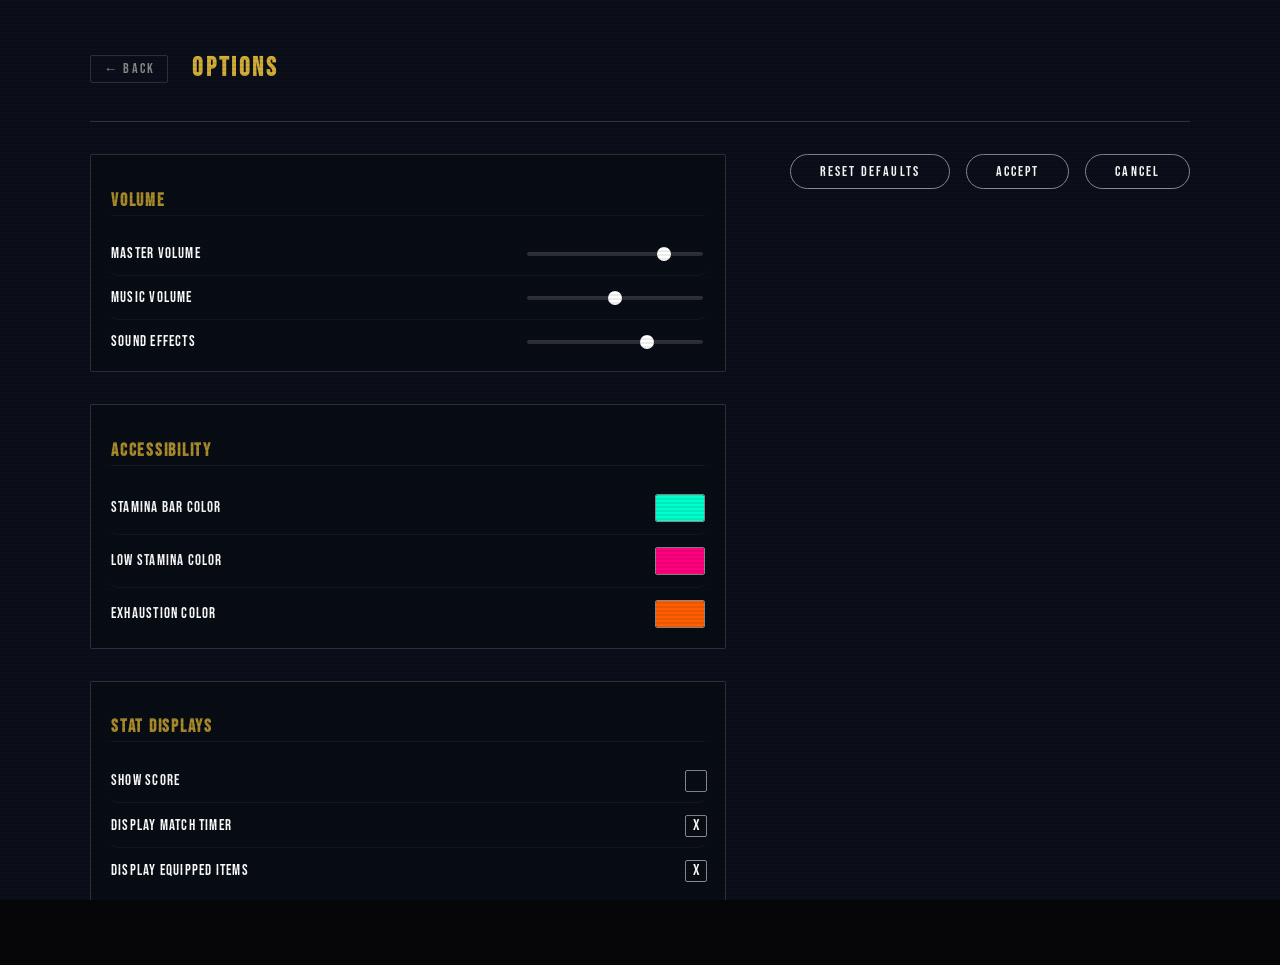
<file: settings.html>
<!DOCTYPE html>
<html lang="en">
<head>
  <meta charset="UTF-8" />
  <meta name="viewport" content="width=device-width, initial-scale=1.0" />
  <title>Tag Royale — Options</title>
  <link rel="preconnect" href="https://fonts.googleapis.com" />
  <link rel="preconnect" href="https://fonts.gstatic.com" crossorigin />
  <link href="https://fonts.googleapis.com/css2?family=Bebas+Neue&family=DM+Sans:wght@400;500;600&display=swap" rel="stylesheet" />
  <link rel="stylesheet" href="styles.css" />

  <style>
    body {
      background-color: #0b0f19 !important; /* Deep arcade blue fallback */
      margin: 0;
      padding: 0;
      overflow-x: hidden;
      /* CUSTOM GAME CURSOR FOR OPTIONS SCREEN */
      cursor: crosshair !important;
    }

    /* Styles the background div to make a retro moving neon grid */
    .bg-grid {
      position: fixed !important;
      top: 0;
      left: 0;
      width: 100vw;
      height: 100vh;
      z-index: -1 !important; /* Keeps it behind all elements */
      pointer-events: none;
      
      /* Creates the cyan neon grid lines */
      background-image: 
        linear-gradient(rgba(0, 210, 255, 0.08) 1px, transparent 1px),
        linear-gradient(90deg, rgba(0, 210, 255, 0.08) 1px, transparent 1px);
      background-size: 50px 50px;
      
      /* Adds a deep purple/cyan vignette glow to the edges */
      box-shadow: inset 0 0 100px rgba(0, 0, 0, 0.8), 
                  inset 0 -300px 300px rgba(0, 210, 255, 0.05);
      
      /* Animates the grid lines so they scroll down slowly */
      animation: gridScroll 12s linear infinite;
    }

    @keyframes gridScroll {
      from { background-position: 0 0; }
      to { background-position: 0 50px; }
    }

    /* Safety override: Makes sure your main container doesn't hide the background */
    .settings-container {
      background: transparent !important;
      position: relative;
      z-index: 2;
    }

    /* ================= MOUSE HOVER & INTERACTIVE GLOW STYLING ================= */
    .back-btn, .menu-btn, .slider, .color-picker, .checkbox-container {
      cursor: crosshair !important;
    }

    /* Adds interactive glowing boundaries around setting configurations on hover */
    .settings-row {
      position: relative;
      transition: background-color 0.2s ease, box-shadow 0.2s ease;
      border-radius: 6px;
    }
    
    .settings-row:hover {
      background-color: rgba(0, 210, 255, 0.03) !important;
      box-shadow: left 4px solid #ffd700;
    }

    /* Hover updates for text and link elements */
    .back-btn:hover, .group-title:hover {
      color: #ffd700 !important;
      text-shadow: 0 0 8px rgba(255, 215, 0, 0.6);
    }

    /* Pulsing gold glow rings around primary operation buttons */
    .menu-btn:hover {
      border-color: #ffd700 !important;
      box-shadow: 0 0 12px rgba(255, 215, 0, 0.5);
    }

    .btn-accept:hover {
      background-color: #ffd700 !important;
      color: #000000 !important;
      box-shadow: 0 0 15px #ffd700 !important;
    }

    /* Custom slider track glow enhancements */
    .slider:hover::-webkit-slider-thumb {
      box-shadow: 0 0 10px #ffd700;
      background: #ffd700;
    }
  </style>
</head>
<body>

  <div class="scanlines"></div>
  <div class="bg-grid"></div>

  <main class="settings-container">

    <nav class="settings-nav">
      <a href="index.html" class="back-btn">← BACK</a>
      <h1 class="settings-title">OPTIONS</h1>
    </nav>

    <div class="settings-layout">

      <section class="settings-panel">

        <div class="settings-group">
          <h2 class="group-title">VOLUME</h2>
          
          <div class="settings-row">
            <label class="row-label" for="master-vol">Master Volume</label>
            <div class="row-control">
              <input type="range" id="master-vol" min="0" max="100" value="80" class="slider">
            </div>
          </div>

          <div class="settings-row">
            <label class="row-label" for="music-vol">Music Volume</label>
            <div class="row-control">
              <input type="range" id="music-vol" min="0" max="100" value="50" class="slider">
            </div>
          </div>

          <div class="settings-row">
            <label class="row-label" for="sfx-vol">Sound Effects</label>
            <div class="row-control">
              <input type="range" id="sfx-vol" min="0" max="100" value="70" class="slider">
            </div>
          </div>
        </div>

        <div class="settings-group">
          <h2 class="group-title">ACCESSIBILITY</h2>

          <div class="settings-row">
            <label class="row-label" for="stamina-color">Stamina Bar Color</label>
            <div class="row-control">
              <input type="color" id="stamina-color" class="color-picker">
            </div>
          </div>

          <div class="settings-row">
            <label class="row-label" for="low-stamina-color">Low Stamina Color</label>
            <div class="row-control">
              <input type="color" id="low-stamina-color" class="color-picker">
            </div>
          </div>

          <div class="settings-row">
            <label class="row-label" for="exhaustion-color">Exhaustion Color</label>
            <div class="row-control">
              <input type="color" id="exhaustion-color" class="color-picker">
            </div>
          </div>
        </div>

        <div class="settings-group">
          <h2 class="group-title">STAT DISPLAYS</h2>

          <div class="settings-row">
            <span class="row-label">Show Score</span>
            <div class="row-control">
              <label class="checkbox-container">
                <input type="checkbox" id="show-score" checked>
                <span class="checkmark"></span>
              </label>
            </div>
          </div>

          <div class="settings-row">
            <span class="row-label">Display Match Timer</span>
            <div class="row-control">
              <label class="checkbox-container">
                <input type="checkbox" id="show-timer" checked>
                <span class="checkmark"></span>
              </label>
            </div>
          </div>

          <div class="settings-row">
            <span class="row-label">Display Equipped Items</span>
            <div class="row-control">
              <label class="checkbox-container">
                <input type="checkbox" id="show-items" checked>
                <span class="checkmark"></span>
              </label>
            </div>
          </div>
        </div>

      </section>

      <aside class="settings-visual">
        <div class="action-box">
          <button type="button" class="menu-btn btn-reset">RESET DEFAULTS</button>
          <button type="button" class="menu-btn btn-accept">ACCEPT</button>
          <button type="button" class="menu-btn btn-cancel">CANCEL</button>
        </div>
      </aside>

    </div>

  </main>
  
  <script src="settings.js"></script>
</body>
</html>
</file>
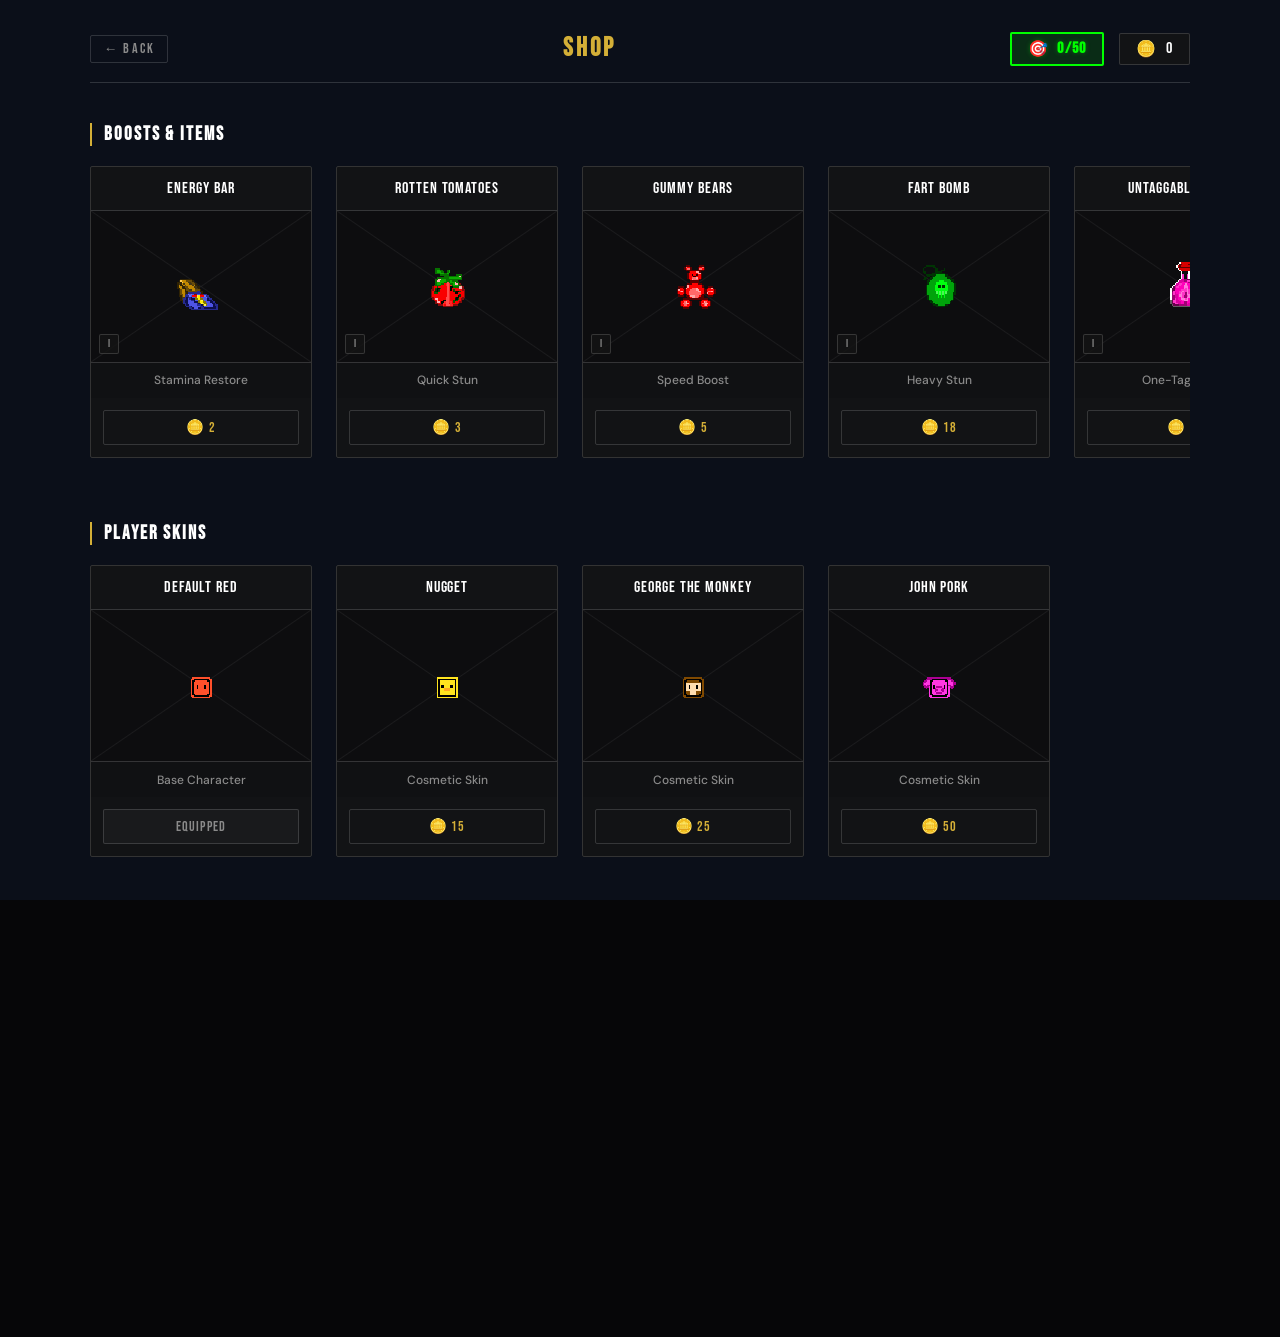
<file: shop.html>
<!DOCTYPE html>
<html lang="en">
<head>
  <meta charset="UTF-8">
  <meta name="viewport" content="width=device-width, initial-scale=1.0">
  <title>Tag Royale - Shop</title>
  
  <link rel="preconnect" href="https://fonts.googleapis.com" />
  <link rel="preconnect" href="https://fonts.gstatic.com" crossorigin>
  <link href="https://fonts.googleapis.com/css2?family=Bebas+Neue&family=DM+Sans:wght@400;500;600&display=swap" rel="stylesheet" />
  
  <link rel="stylesheet" href="styles.css" />

  <style>
    body {
      background-color: #0b0f19 !important; /* Deep arcade blue fallback */
      margin: 0;
      padding: 0;
      overflow-x: hidden;
      /* CUSTOM GAME CURSOR FOR SHOP SCREEN */
      cursor: crosshair; 
    }

    /* Styles the background div to make a retro moving neon grid */
    .bg-grid {
      position: fixed !important;
      top: 0;
      left: 0;
      width: 100vw;
      height: 100vh;
      z-index: -1 !important; /* Keeps it behind all shop text/cards */
      pointer-events: none;
      
      /* Creates the cyan neon grid lines */
      background-image: 
        linear-gradient(rgba(0, 210, 255, 0.08) 1px, transparent 1px),
        linear-gradient(90deg, rgba(0, 210, 255, 0.08) 1px, transparent 1px);
      background-size: 50px 50px;
      
      /* Adds a deep purple/cyan vignette glow to the edges */
      box-shadow: inset 0 0 100px rgba(0, 0, 0, 0.8), 
                  inset 0 -300px 300px rgba(0, 210, 255, 0.05);
      
      /* Animates the grid lines so they scroll down slowly */
      animation: gridScroll 12s linear infinite;
    }

    @keyframes gridScroll {
      from { background-position: 0 0; }
      to { background-position: 0 50px; }
    }

    /* Safety override: Makes sure your main container doesn't hide the background */
    .shop-container {
      background: transparent !important;
      position: relative;
      z-index: 2;
    }

    /* ================= MOUSE HOVER HIGHLIGHT STYLING ================= */
    /* Highlights item cards on mouse hover */
    .item-card {
      transition: transform 0.2s ease, border-color 0.2s ease, box-shadow 0.2s ease;
      border: 1px solid #333333;
    }

    .item-card:hover {
      transform: translateY(-4px) scale(1.02);
      border-color: #ffd700 !important; /* Neon Gold highlight */
      box-shadow: 0 0 20px rgba(255, 215, 0, 0.25);
    }

    /* Update button micro-interactions and mouse targets */
    .buy-btn, .back-btn, .info-btn {
      cursor: pointer !important;
      transition: all 0.15s ease-in-out;
    }

    .buy-btn:hover {
      background-color: #ffd700 !important;
      color: #000000 !important;
      box-shadow: 0 0 12px #ffd700;
    }

    .back-btn:hover {
      color: #ffd700 !important;
      text-shadow: 0 0 8px rgba(255, 215, 0, 0.6);
    }

    .info-btn:hover {
      background-color: #00d2ff !important;
      color: #000000 !important;
      box-shadow: 0 0 10px #00d2ff;
    }
  </style>
</head>
<body>

  <div class="bg-grid"></div>

  <div class="shop-container">
    
    <header class="shop-nav">
      <a href="index.html" class="back-btn">← BACK</a>
      <h1 class="shop-title">SHOP</h1>
      <div class="currency-display">
        <div class="currency-box points-box">
          <span>🎯</span> <span id="player-points-display">0/50</span>
        </div>
        <div class="currency-box">
          <span class="coin-icon">🪙</span> <span id="player-coins">0</span>
        </div>
      </div>
    </header>

    <main class="shop-layout">
      
      <section class="shop-section">
        <h2 class="section-heading">BOOSTS & ITEMS</h2>
        <div class="item-grid">
          
          <div class="item-card">
            <div class="card-header">Energy Bar</div>
            <div class="card-visual">
              <div class="sprite-art bar"></div>
              <button class="info-btn" data-item="energy_bar" title="Restores your stamina bar completely and removes exhaustion.">i</button>
            </div>
            <div class="card-stats">Stamina Restore</div>
            <button class="buy-btn" onclick="buyItem('energy_bar', 2); playCoinBuySound();">🪙 2</button>
          </div>

          <div class="item-card">
            <div class="card-header">Rotten Tomatoes</div>
            <div class="card-visual">
              <div class="sprite-art tomato"></div>
              <button class="info-btn" data-item="tomatoes" title="Stuns your opponent for 6 seconds, preventing them from moving or tagging.">i</button>
            </div>
            <div class="card-stats">Quick Stun</div>
            <button class="buy-btn" onclick="buyItem('tomatoes', 3); playCoinBuySound();">🪙 3</button>
          </div>

          <div class="item-card">
            <div class="card-header">Gummy Bears</div>
            <div class="card-visual">
              <div class="sprite-art bear"></div>
              <button class="info-btn" data-item="gummy_bears" title="Grants a 15-second speed boost followed by a slowdown period.">i</button>
            </div>
            <div class="card-stats">Speed Boost</div>
            <button class="buy-btn" onclick="buyItem('gummy_bears', 5); playCoinBuySound();">🪙 5</button>
          </div>

          <div class="item-card">
            <div class="card-header">Fart Bomb</div>
            <div class="card-visual">
              <div class="sprite-art fart-bomb"></div>
              <button class="info-btn" data-item="fart_bomb" title="Stuns your opponent for 15 seconds. Much more powerful than tomatoes!">i</button>
            </div>
            <div class="card-stats">Heavy Stun</div>
            <button class="buy-btn" onclick="buyItem('fart_bomb', 18); playCoinBuySound();">🪙 18</button>
          </div>

          <div class="item-card">
            <div class="card-header">Untaggable Potion</div>
            <div class="card-visual">
              <div class="sprite-art potion"></div>
              <button class="info-btn" data-item="potion" title="Makes you immune to one tag. Wears off after you get tagged.">i</button>
            </div>
            <div class="card-stats">One-Tag Shield</div>
            <button class="buy-btn" onclick="buyItem('potion', 10); playCoinBuySound();">🪙 10</button>
          </div>

        </div>
      </section>

      <section class="shop-section">
        <h2 class="section-heading">PLAYER SKINS</h2>
        <div class="item-grid">
          
          <div class="item-card">
            <div class="card-header">Default Red</div>
            <div class="card-visual">
              <div class="skin-art default-red"></div>
            </div>
            <div class="card-stats">Base Character</div>
            <button class="buy-btn" onclick="buyItem('skin_default_red', 0); playCoinBuySound();">FREE</button>
          </div>

          <div class="item-card">
            <div class="card-header">Nugget</div>
            <div class="card-visual">
              <div class="skin-art nugget"></div>
            </div>
            <div class="card-stats">Cosmetic Skin</div>
            <button class="buy-btn" onclick="buyItem('skin_nugget', 15); playCoinBuySound();">🪙 15</button>
          </div>

          <div class="item-card">
            <div class="card-header">George the Monkey</div>
            <div class="card-visual">
              <div class="skin-art george"></div>
            </div>
            <div class="card-stats">Cosmetic Skin</div>
            <button class="buy-btn" onclick="buyItem('skin_george', 25); playCoinBuySound();">🪙 25</button>
          </div>

          <div class="item-card">
            <div class="card-header">John Pork</div>
            <div class="card-visual">
              <div class="skin-art john-pork"></div>
            </div>
            <div class="card-stats">Cosmetic Skin</div>
            <button class="buy-btn" onclick="buyItem('skin_john', 50); playCoinBuySound();">🪙 50</button>
          </div>

        </div>
      </section>

      <section class="shop-section">
        <h2 class="section-heading">BOT SKINS</h2>
        <div class="item-grid">
          
          <div class="item-card">
            <div class="card-header">Default Blue</div>
            <div class="card-visual">
              <div class="skin-art default-blue"></div>
            </div>
            <div class="card-stats">Base Enemy</div>
            <button class="buy-btn" onclick="buyItem('bot_default_blue', 0); playCoinBuySound();">FREE</button>
          </div>

          <div class="item-card">
            <div class="card-header">Food Stealer</div>
            <div class="card-visual">
              <div class="skin-art stealer"></div>
            </div>
            <div class="card-stats">Cosmetic Skin</div>
            <button class="buy-btn" onclick="buyItem('bot_stealer', 15); playCoinBuySound();">🪙 15</button>
          </div>

          <div class="item-card">
            <div class="card-header">Mr. McRae</div>
            <div class="card-visual">
              <div class="skin-art mcrae"></div>
            </div>
            <div class="card-stats">Cosmetic Skin</div>
            <button class="buy-btn" onclick="buyItem('bot_mcrae', 30); playCoinBuySound();">🪙 30</button>
          </div>

          <div class="item-card">
            <div class="card-header">Evil Nugget</div>
            <div class="card-visual">
              <div class="skin-art evil-nugget"></div>
            </div>
            <div class="card-stats">Cosmetic Skin</div>
            <button class="buy-btn" onclick="buyItem('bot_evil', 45); playCoinBuySound();">🪙 45</button>
          </div>

        </div>
      </section>

    </main>
  </div>

  <div id="toast-container" class="toast-container"></div>

  <script src="shop.js"></script>
  <script src="shopmusic.js"></script>
</body>
</html>
</file>
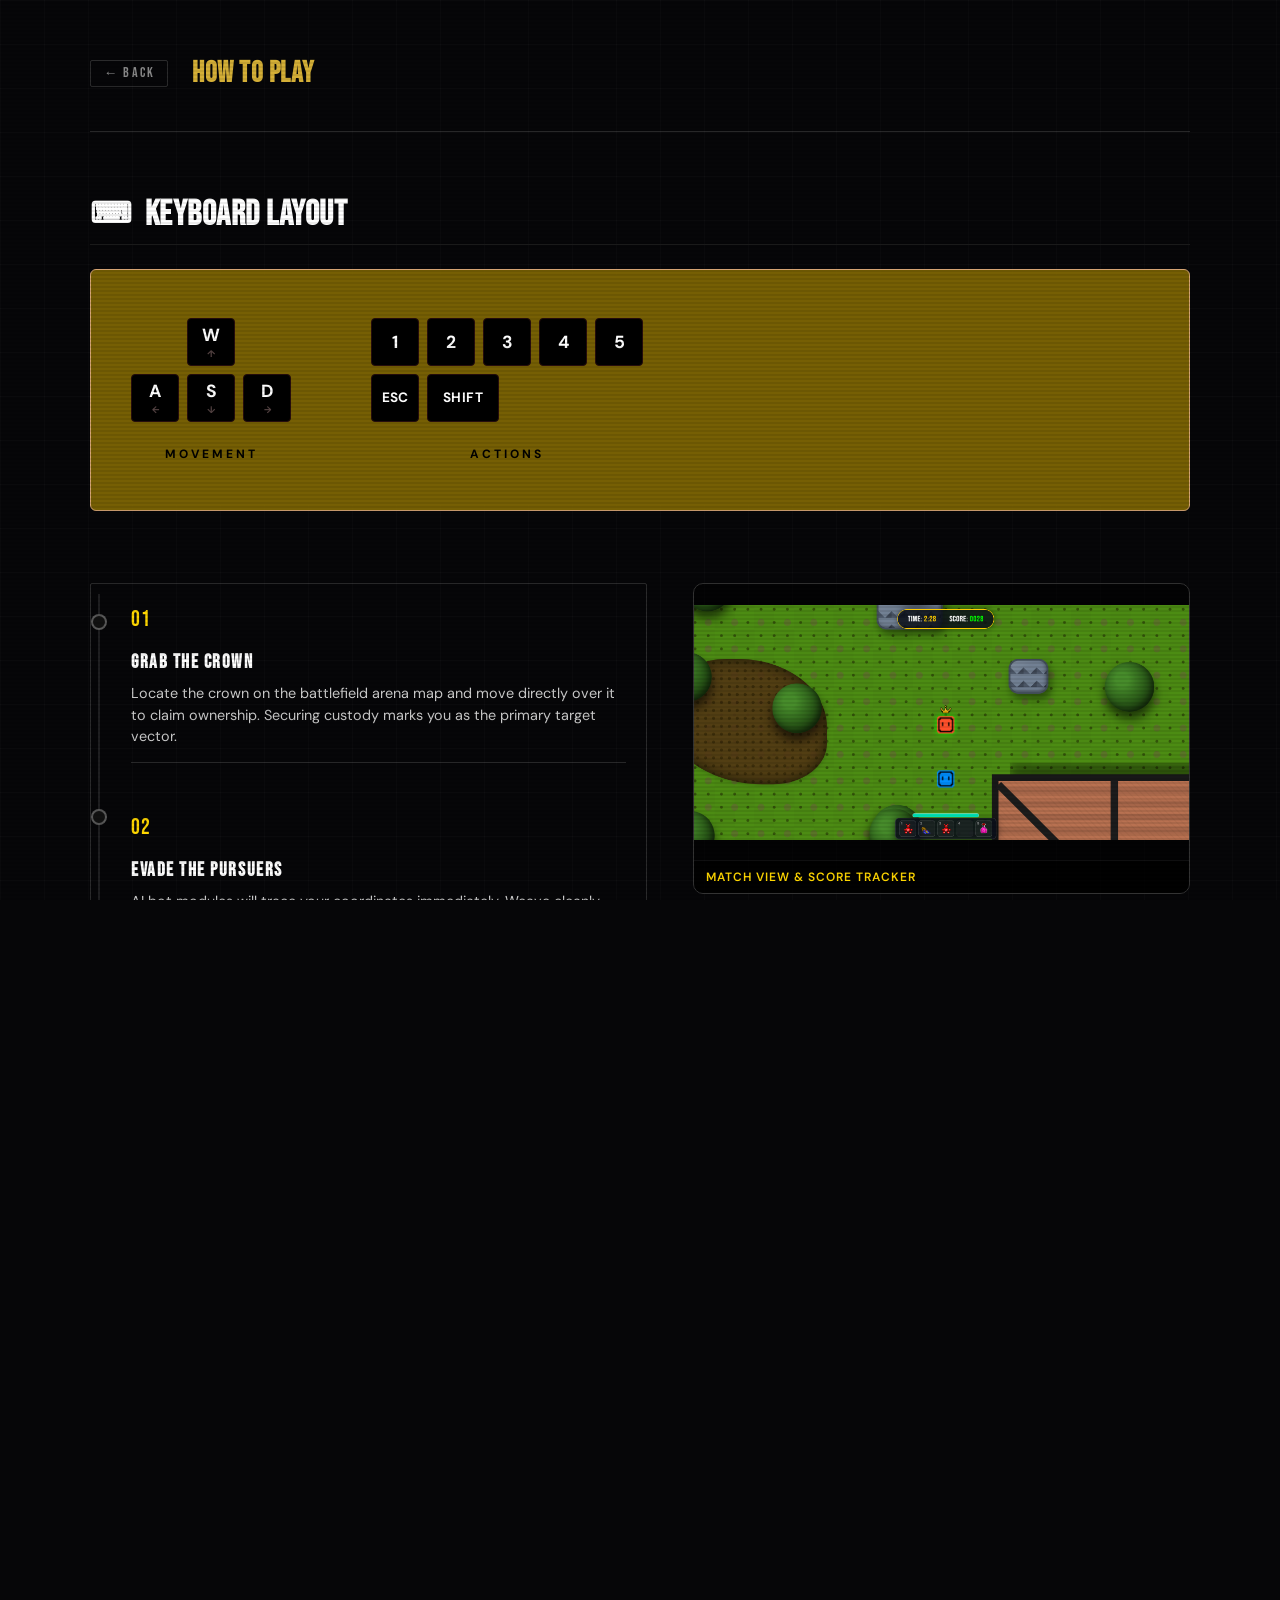
<file: tutorial.html>
<!DOCTYPE html>
<html lang="en">
<head>
  <meta charset="UTF-8" />
  <meta name="viewport" content="width=device-width, initial-scale=1.0" />
  <title>Tag Royale — How to Play</title>
  
  <link rel="preconnect" href="https://fonts.googleapis.com" />
  <link rel="preconnect" href="https://fonts.gstatic.com" crossorigin />
  <link href="https://fonts.googleapis.com/css2?family=Bebas+Neue&family=DM+Sans:wght@400;500;600;700&display=swap" rel="stylesheet" />
  <link rel="stylesheet" href="styles.css" />

  <style>
    /* ================= GLOBAL DESIGN MATRIX & CONFIGURATION RULES ================= */
    :root {
      /* COLOR PALETTE LEDGER: Standardizes branding variables utilized by keyboard nodes, timelines, and panels. */
      --kb-panel-bg: rgba(255, 204, 0, 0.45); /* ENGINE NOTE: Opacity dial lowered from 0.75 to 0.45 to support parallax canvas visibility behind UI components. */
      --kb-panel-border: #d4a373;
      --kb-key-bg: #000000;
      --kb-key-border: #260d0d;
      --kb-key-active: #801414;
      --kb-key-hover-border: #d4af37; /* Theme gold highlight border for popup states */
      --kb-key-hover-bg: #1a1505;     /* Subtle ambient warmth injection within individual hovered keys */
      --kb-text-muted: #544343;
      --timeline-color: #ffd700;       /* Primary interactive accent token mapping to chronologic achievements. */
    }

    .keyboard-section {
      width: 100%;
      margin: 0 auto 2.5rem auto;
      font-family: 'DM Sans', sans-serif;
      box-sizing: border-box;
    }

    .kb-title {
      font-family: 'Bebas Neue', sans-serif;
      font-size: 2.2rem;
      letter-spacing: 0.5px;
      margin-bottom: 0.5rem;
      color: #ffffff;
      display: flex;
      align-items: center;
      gap: 12px;
    }

    .kb-title span {
      font-size: 1.8rem;
    }

    .kb-divider {
      border: none;
      border-top: 1px solid #1a1a1a;
      margin-bottom: 1.5rem;
    }

    .kb-container {
      background-color: var(--kb-panel-bg);
      border: 1px solid var(--kb-panel-border);
      border-radius: 6px;
      padding: 3rem 2.5rem;
      display: flex;
      gap: 5rem;
      align-items: flex-end;
      /* VISUAL OPTIMIZATION: Hardware-accelerated backdrop blur structures mask sharp contrasting layout lines underneath. */
      backdrop-filter: blur(4px); 
    }

    .kb-group {
      display: flex;
      flex-direction: column;
      align-items: center;
      gap: 1.5rem;
    }

    .kb-label {
      font-family: 'DM Sans', sans-serif;
      font-size: 0.75rem;
      font-weight: 700;
      color: #000000; /* INK COMPATIBILITY: Swapped to solid dark value to preserve accessible readability parameters against bright amber fields. */
      letter-spacing: 3px;
    }

    .wasd-cluster, .actions-cluster {
      display: flex;
      flex-direction: column;
      align-items: center;
      gap: 8px;
    }

    .actions-cluster {
      align-items: stretch;
    }

    .row-keys {
      display: flex;
      gap: 8px;
    }

    /* KEY CONTAINMENT NODES: Structural boundary targets providing an absolute spatial baseline for matching relative floating tooltip calculations. */
    .key-wrapper {
      position: relative;
      display: inline-block;
    }

    /* COMPONENT STYLE: Base Virtual Mechanical Keycap Design Layout */
    .kb-key {
      background-color: var(--kb-key-bg);
      border: 1px solid var(--kb-key-border);
      border-radius: 4px;
      color: #ffffff;
      font-family: 'DM Sans', sans-serif;
      font-size: 1.1rem;
      font-weight: 700;
      width: 48px;
      height: 48px;
      display: flex;
      flex-direction: column;
      justify-content: center;
      align-items: center;
      box-sizing: border-box;
      /* TRANSITION LIFECYCLE: Standardized tween duration ensures micro-interaction state switches stay visually smooth. */
      transition: transform 0.15s ease, border-color 0.15s ease, background-color 0.15s ease, color 0.15s ease;
    }

    .kb-key .arrow {
      font-size: 0.6rem;
      color: var(--kb-text-muted);
      margin-top: 1px;
      transition: color 0.15s ease;
    }

    /* CORE ENGINE BINDING: State class injected via active gameplay JS trackers whenever physical device inputs are intercepted. */
    .kb-key.active {
      border-color: var(--kb-key-active);
    }

    /* CUSTOM FACTOR CODES: Modifies base structural constraints to mirror hardware dimensions (e.g., long shift and escape key widths). */
    .shift-key {
      width: 72px;
      font-size: 0.85rem;
      letter-spacing: 0.5px;
      display: flex;
      justify-content: center;
      align-items: center;
      text-align: center;
    }

    .esc-key {
      font-size: 0.85rem;
      display: flex;
      justify-content: center;
      align-items: center;
      text-align: center;
    }

    /* HOVER POPUP BEHAVIORS: Hardware composite transformations simulate physics depth displacements during hover transitions. */
    .key-wrapper:hover .kb-key {
      transform: translateY(-4px) scale(1.08); /* Lift and scale components using composite layers to mitigate document layout thrashing. */
      border-color: var(--kb-key-hover-border);
      background-color: var(--kb-key-hover-bg);
      color: #ffd700; /* Swaps typography palettes into core accent yellow ranges upon user discovery selection. */
      box-shadow: 0 6px 12px rgba(212, 175, 55, 0.2);
    }

    .key-wrapper:hover .kb-key .arrow {
      color: #ffd700; /* Syncs micro-symbol text accents to theme tokens simultaneously. */
    }

    /* CONTEXTUAL HOVER INFOTIPS */
    .kb-tooltip {
      display: none; /* CONCEAL BY DEFAULT: Retains element in tree but eliminates visibility footprint entirely until hover dispatch rules activate. */
      position: absolute;
      top: -32px;
      left: 50%;
      transform: translateX(-50%);
      background: #ffffff;
      color: #000000;
      border: 1px solid #ffffff;
      font-size: 0.65rem;
      font-weight: 700;
      padding: 3px 8px;
      white-space: nowrap;
      border-radius: 2px;
      letter-spacing: 0.5px;
      z-index: 10;
      box-shadow: 0 4px 8px rgba(0,0,0,0.3);
    }

    /* GEOMETRIC ARROW INDICATOR: Implements zero-dimension box rendering with borders to generate a chevron shape point under tooltips. */
    .kb-tooltip::after {
      content: "";
      position: absolute;
      bottom: -4px;
      left: 50%;
      transform: translateX(-50%);
      border-width: 4px 4px 0;
      border-style: solid;
      border-color: #ffffff transparent;
    }

    /* SELECTOR TRIGGER: Toggles layout display configurations as soon as user pointers map across bounds. */
    .key-wrapper:hover .kb-tooltip {
      display: block;
    }

    /* ================= TIMELINE STRETCH-GRID ARCHITECTURE ================= */
    .tut-title {
      font-size: 1.8rem !important;
      letter-spacing: 0.5px;
    }

    /* STRUCTURAL ENGINE MAPPING: Configures parent container to perfectly align asymmetrical documentation components side-by-side using stretch rules. */
    .tut-layout {
      display: flex;
      gap: 3rem;
      align-items: stretch; /* Forces equal height outputs across both the informational left timeline and right image containers. */
      width: 100%;
    }

    .tut-steps {
      flex: 1;
      max-width: 500px;
      position: relative;
      padding-left: 2.5rem; /* Secures structural clearance for positioning the absolute layout track spine graphic. */
    }

    /* TIMELINE VERTICAL SPLINE TRACK: Renders the central navigation lane axis safely below the foreground bubble stamps. */
    .tut-steps::before {
      content: '';
      position: absolute;
      top: 10px;
      bottom: 25px;
      left: 7px;
      width: 2px;
      background: rgba(255, 255, 255, 0.1);
    }

    .tut-step {
      position: relative;
      margin-bottom: 2.5rem !important; /* Calibrated vertical boundary rules ensure steps map linearly with right side asset card tiers. */
      display: flex;
      flex-direction: column;
      align-items: flex-start !important;
    }

    /* VERTICAL TIMELINE STAMP NODE: Generates circular waypoint dots over the spine pathing lines. */
    .tut-step::before {
      content: '';
      position: absolute;
      left: -2.5rem;
      top: 6px;
      width: 12px;
      height: 12px;
      border-radius: 50%;
      background: #111111;
      border: 2px solid rgba(255, 255, 255, 0.3);
      z-index: 2;
      transition: all 0.2s ease-in-out;
    }

    /* DYNAMIC FEEDBACK: Illuminates active chronological tracks whenever a user focuses or scrolls near the corresponding segment text block. */
    .tut-step:hover::before {
      background: var(--timeline-color);
      border-color: var(--timeline-color);
      box-shadow: 0 0 8px var(--timeline-color);
    }

    .step-num {
      font-family: 'Bebas Neue', sans-serif;
      font-size: 1.4rem !important;
      font-weight: normal;
      color: var(--timeline-color);
      margin-bottom: 0.2rem;
      line-height: 1;
      letter-spacing: 1px;
    }

    .step-heading {
      font-size: 1.2rem !important;
      font-weight: 600;
      margin-bottom: 0.4rem !important;
      color: #ffffff;
      transition: color 0.2s ease;
    }

    .tut-step:hover .step-heading {
      color: var(--timeline-color);
    }

    .step-text {
      font-size: 0.9rem !important;
      line-height: 1.5 !important;
      color: #cccccc;
    }

    /* ================= VISUAL SIDEBAR RESILIENT GALLERY STYLES ================= */
    .tut-visual {
      display: flex;
      flex-direction: column;
      justify-content: space-between; /* Spreads target item boxes perfectly from head to floor margins across parent heights. */
      max-width: 520px;
      width: 100%;
      flex: 1;
      gap: 1rem;
    }

    .tut-image-wrap {
      position: relative;
      background: rgba(0, 0, 0, 0.4);
      border: 1px solid #333333;
      border-radius: 10px;
      overflow: hidden;
      display: flex;
      flex-direction: column;
      justify-content: center;
      flex: 1; /* Instructs elements to distribute layout scale variants evenly without scaling collapsing profiles. */
      min-height: 240px;
      margin-bottom: 1.5rem;
    }

    .tut-image-wrap:last-child {
      margin-bottom: 0;
    }

    /* VIEW ENGINE PRESERVATION: Prevents raw aspect distortion or pixel stretching across custom game HUD screenshots. */
    .tut-image {
      width: 100%;
      height: 100%;
      object-fit: contain; /* Locks media constraints inside bounding parameters, safely adding space instead of clipping data. */
      background: rgba(0, 0, 0, 0.15);
      display: block;
      border-bottom: 1px solid rgba(255, 255, 255, 0.05);
    }

    .tut-img-caption {
      font-family: 'DM Sans', sans-serif;
      font-size: 0.75rem;
      text-transform: uppercase;
      letter-spacing: 1px;
      color: #ffd700;
      padding: 0.5rem 0.75rem;
      background: rgba(0, 0, 0, 0.6);
      font-weight: 600;
      margin-top: auto; /* Pin alignment pattern anchors item text labels to the card base uniformly. */
    }

    /* ASSET FALLBACK MECHANIC: Hidden baseline layout block designed to intercept broken link pipelines during runtime delivery gaps. */
    .tut-image-placeholder {
      display: none; /* ENGINE HOOK: Triggered into standard flex view rows by HTML onerror intercept structures. */
      flex-direction: column;
      align-items: center;
      justify-content: center;
      height: 160px;
      text-align: center;
      background: rgba(255, 255, 255, 0.05);
    }

    .placeholder-label {
      color: #ffffff;
      font-weight: bold;
      font-size: 0.9rem;
      margin-bottom: 0.25rem;
    }

    .placeholder-sub {
      color: #888888;
      font-size: 0.75rem;
      max-width: 90%;
      overflow: hidden;
      text-overflow: ellipsis;
      white-space: nowrap;
    }
  </style>
</head>
<body>
  <div class="scanlines"></div>
  <div class="bg-grid"></div>

  <main class="tut-container">
    <nav class="tut-nav">
      <a href="index.html" class="back-btn">← BACK</a>
      <h1 class="tut-title">HOW TO PLAY</h1>
    </nav>

    <section class="keyboard-section">
      <h2 class="kb-title"><span>⌨</span> KEYBOARD LAYOUT</h2>
      <hr class="kb-divider">
      <div class="kb-container">
        
        <div class="kb-group">
          <div class="wasd-cluster">
            <div class="key-wrapper">
              <span class="kb-tooltip">MOVE UP</span>
              <div class="kb-key">W<span class="arrow">↑</span></div>
            </div>
            <div class="row-keys">
              <div class="key-wrapper">
                <span class="kb-tooltip">MOVE LEFT</span>
                <div class="kb-key">A<span class="arrow">←</span></div>
              </div>
              <div class="key-wrapper">
                <span class="kb-tooltip">MOVE DOWN</span>
                <div class="kb-key">S<span class="arrow">↓</span></div>
              </div>
              <div class="key-wrapper">
                <span class="kb-tooltip">MOVE RIGHT</span>
                <div class="kb-key">D<span class="arrow">→</span></div>
              </div>
            </div>
          </div>
          <div class="kb-label">MOVEMENT</div>
        </div>

        <div class="kb-group">
          <div class="actions-cluster">
            <div class="row-keys">
              <div class="key-wrapper">
                <span class="kb-tooltip">ITEM 1</span>
                <div class="kb-key">1</div>
              </div>
              <div class="key-wrapper">
                <span class="kb-tooltip">ITEM 2</span>
                <div class="kb-key">2</div>
              </div>
              <div class="key-wrapper">
                <span class="kb-tooltip">ITEM 3</span>
                <div class="kb-key">3</div>
              </div>
              <div class="key-wrapper">
                <span class="kb-tooltip">ITEM 4</span>
                <div class="kb-key">4</div>
              </div>
              <div class="key-wrapper">
                <span class="kb-tooltip">ITEM 5</span>
                <div class="kb-key">5</div>
              </div>
            </div>
            <div class="row-keys">
              <div class="key-wrapper">
                <span class="kb-tooltip">PAUSE MENU</span>
                <div class="kb-key esc-key">ESC</div>
              </div>
              <div class="key-wrapper">
                <span class="kb-tooltip">SPRINT</span>
                <div class="kb-key shift-key">SHIFT</div>
              </div>
            </div>
          </div>
          <div class="kb-label">ACTIONS</div>
        </div>

      </div>
    </section>

    <div class="tut-layout">
      
      <section class="tut-steps">
        <div class="tut-step">
          <span class="step-num">01</span>
          <div class="step-body">
            <div class="step-heading">Grab the Crown</div>
            <div class="step-text">Locate the crown on the battlefield arena map and move directly over it to claim ownership. Securing custody marks you as the primary target vector.</div>
          </div>
        </div>

        <div class="tut-step">
          <span class="step-num">02</span>
          <div class="step-body">
            <div class="step-heading">Evade the Pursuers</div>
            <div class="step-text">AI bot modules will trace your coordinates immediately. Weave cleanly through static landscape obstacles like environmental log structures and house wall perimeters to disrupt tracking paths.</div>
          </div>
        </div>

        <div class="tut-step">
          <span class="step-num">03</span>
          <div class="step-body">
            <div class="step-heading">Deploy Combat Boosts</div>
            <div class="step-text">Trigger active item keys mapping to your loadout slot. Launch utility projectiles like Rotten Tomatoes or Fart Bombs to decrease opponent locomotion rates during tightly packed tracking sequences.</div>
          </div>
        </div>

        <div class="tut-step">
          <span class="step-num">04</span>
          <div class="step-body">
            <div class="step-heading">Accrue Gold & Points</div>
            <div class="step-text">Maintain possession variables across match updates to continuously claim round metrics. Accumulate resources securely to unlock cosmetic marketplace nodes and challenge profile updates on the dashboard ledger.</div>
          </div>
        </div>
      </section>

      <section class="tut-visual">
        <div class="tut-image-wrap">
          <img
            src="images/tutorial_image1.webp"
            alt="Match View &amp; Score Tracker"
            class="tut-image"
            onerror="this.style.display='none'; this.nextElementSibling.style.display='flex';"
          />
          <div class="tut-image-placeholder">
            <span class="placeholder-label">Image Missing</span>
            <span class="placeholder-sub">images/tutorial_image1.webp</span>
          </div>
          <div class="tut-img-caption">Match View &amp; Score Tracker</div>
        </div>

        <div class="tut-image-wrap">
          <img
            src="images/tutorial_image2.webp"
            alt="Stamina Bar and Hotbar items"
            class="tut-image"
            onerror="this.style.display='none'; this.nextElementSibling.style.display='flex';"
          />
          <div class="tut-image-placeholder">
            <span class="placeholder-label">Image Missing</span>
            <span class="placeholder-sub">images/tutorial_image2.webp</span>
          </div>
          <div class="tut-img-caption">Stamina Meter &amp; Inventory Hotbar</div>
        </div>

        <div class="tut-image-wrap">
          <img
            src="images/tutorial_image3.webp"
            alt="Crown Holder being pursued"
            class="tut-image"
            onerror="this.style.display='none'; this.nextElementSibling.style.display='flex';"
          />
          <div class="tut-image-placeholder">
            <span class="placeholder-label">Image Missing</span>
            <span class="placeholder-sub">images/tutorial_image3.webp</span>
          </div>
          <div class="tut-img-caption">Crown Pursuit &amp; Active Buffs</div>
        </div>
      </section>

    </div>
  </main>
</body>
</html>
</file>
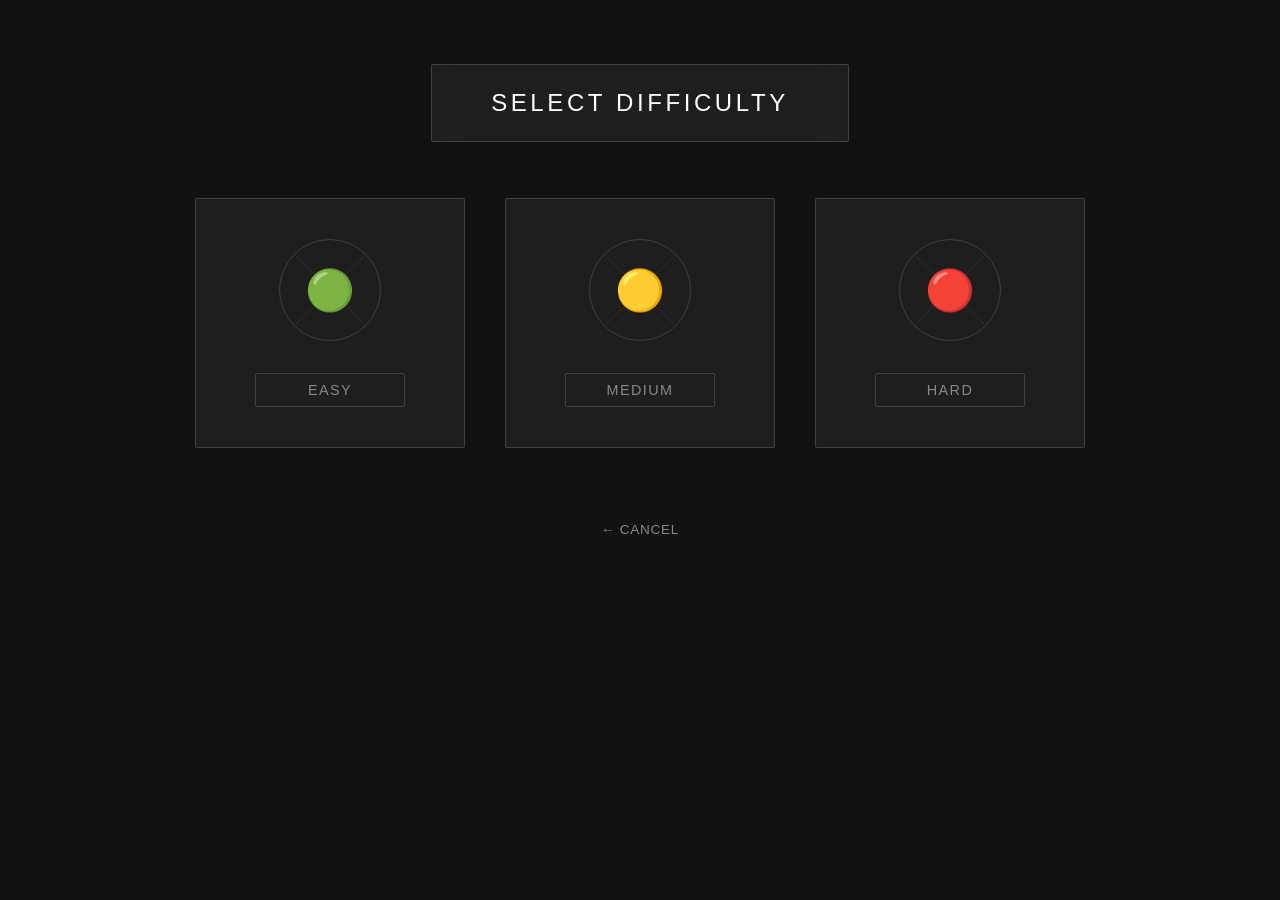
<file: MainProject/difficulty.html>
<!DOCTYPE html>
<html lang="en">
<head>
  <meta charset="UTF-8">
  <meta name="viewport" content="width=device-width, initial-scale=1.0">
  <title>Tag Royal(e) - Select Difficulty</title>
  <link rel="stylesheet" href="difficulty.css">
</head>
<body>

  <div class="diff-container">
    
    <header class="diff-header-box">
      <h1 class="diff-title">SELECT DIFFICULTY</h1>
    </header>

    <main class="diff-layout">
      
      <div class="diff-card">
        <div class="circle-visual">
          <div class="placeholder-icon">🟢</div>
        </div>
        <button class="diff-btn easy" onclick="selectDifficulty('easy')">EASY</button>
      </div>

      <div class="diff-card">
        <div class="circle-visual">
          <div class="placeholder-icon">🟡</div>
        </div>
        <button class="diff-btn medium" onclick="selectDifficulty('medium')">MEDIUM</button>
      </div>

      <div class="diff-card">
        <div class="circle-visual">
          <div class="placeholder-icon">🔴</div>
        </div>
        <button class="diff-btn hard" onclick="selectDifficulty('hard')">HARD</button>
      </div>

    </main>

    <footer class="diff-footer">
      <a href="index.html" class="back-btn">← CANCEL</a>
    </footer>

  </div>

  <script src="difficulty.js"></script>
</body>
</html>
</file>
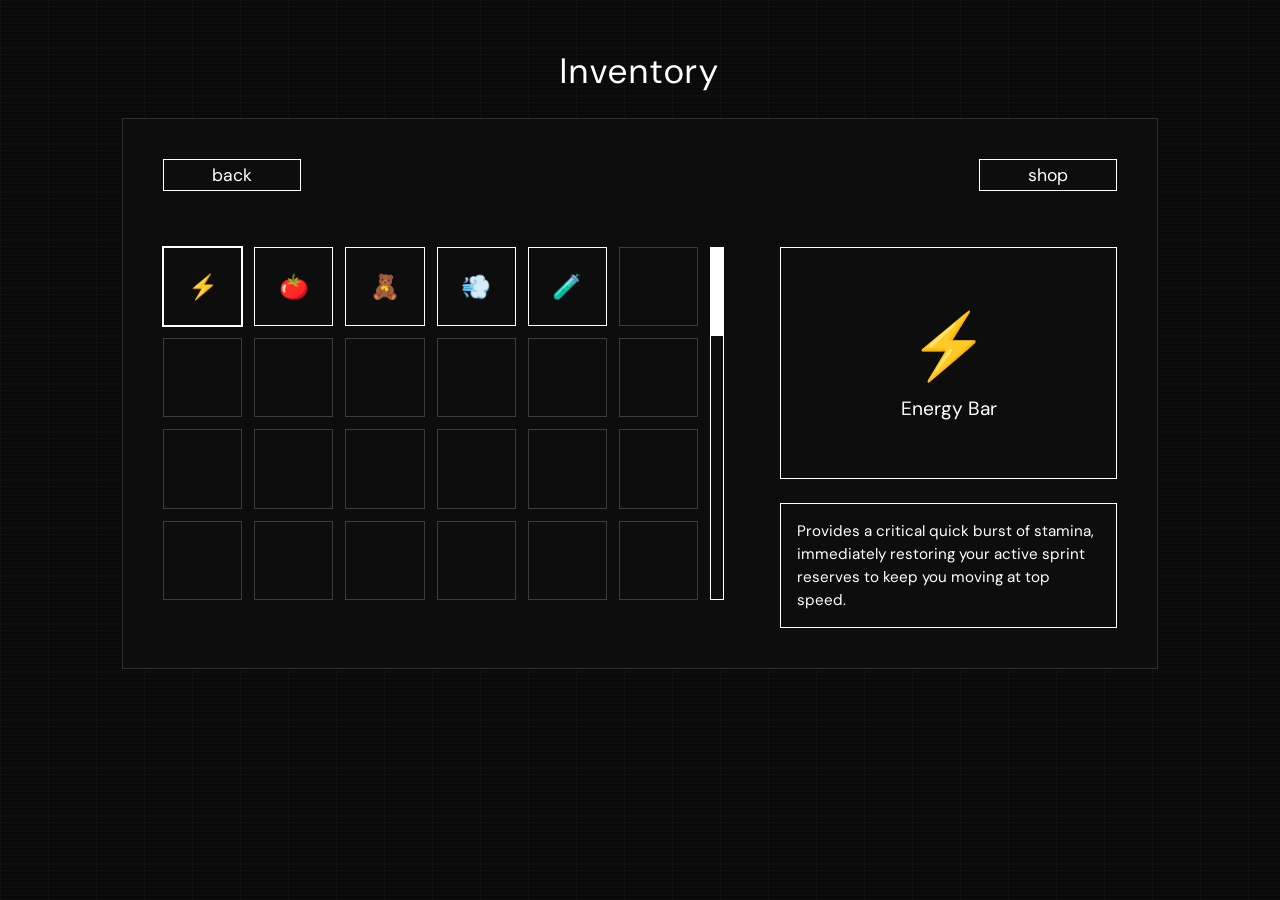
<file: MainProject/inventory.html>
<!DOCTYPE html>
<html lang="en">
<head>
  <meta charset="UTF-8" />
  <meta name="viewport" content="width=device-width, initial-scale=1.0" />
  <title>Tag Royale — Inventory</title>
  <link rel="preconnect" href="https://fonts.googleapis.com" />
  <link rel="preconnect" href="https://fonts.gstatic.com" crossorigin />
  <link href="https://fonts.googleapis.com/css2?family=Bebas+Neue&family=DM+Sans:wght@400;500;600&display=swap" rel="stylesheet" />
  <link rel="stylesheet" href="styles.css" />
  <link rel="stylesheet" href="inventory.css" />
</head>
<body>

  <div class="scanlines"></div>
  <div class="bg-grid"></div>

  <main class="inventory-outer">
    <h1 class="inventory-main-title">Inventory</h1>

    <div class="inventory-container">
      
      <header class="inv-nav">
        <a href="index.html" class="inv-nav-btn">back</a>
        <a href="shop.html" class="inv-nav-btn">shop</a>
      </header>

      <div class="inv-content">
        
        <div class="inv-grid-wrapper">
          <div class="inv-grid">
            
            <div class="inv-slot active" data-item="energy">
              <span class="slot-art">⚡</span>
              <span class="slot-name">Energy Bar</span>
            </div>

            <div class="inv-slot" data-item="tomatoes">
              <span class="slot-art">🍅</span>
              <span class="slot-name">Rotten Tomatoes</span>
            </div>

            <div class="inv-slot" data-item="gummy">
              <span class="slot-art">🧸</span>
              <span class="slot-name">Gummy Bears</span>
            </div>

            <div class="inv-slot" data-item="fart">
              <span class="slot-art">💨</span>
              <span class="slot-name">Fart Bomb</span>
            </div>

            <div class="inv-slot" data-item="potion">
              <span class="slot-art">🧪</span>
              <span class="slot-name">Untaggable Potion</span>
            </div>

            <div class="inv-slot empty"></div>
            <div class="inv-slot empty"></div>
            <div class="inv-slot empty"></div>
            <div class="inv-slot empty"></div>
            <div class="inv-slot empty"></div>
            <div class="inv-slot empty"></div>
            <div class="inv-slot empty"></div>
            <div class="inv-slot empty"></div>
            <div class="inv-slot empty"></div>
            <div class="inv-slot empty"></div>
            <div class="inv-slot empty"></div>
            <div class="inv-slot empty"></div>
            <div class="inv-slot empty"></div>
            <div class="inv-slot empty"></div>
            <div class="inv-slot empty"></div>
            <div class="inv-slot empty"></div>
            <div class="inv-slot empty"></div>
            <div class="inv-slot empty"></div>
            <div class="inv-slot empty"></div>

          </div>
          
          <div class="inv-scroll-accent">
            <div class="accent-thumb"></div>
          </div>
        </div>

        <aside class="inv-inspect">
          
          <div class="inspect-visual-box">
            <div class="inspect-art-display">⚡</div>
            <div class="inspect-title-tag">Energy Bar</div>
          </div>

          <div class="inspect-desc-box">
            <p class="desc-text">
              Provides a critical quick burst of stamina, immediately restoring your active sprint reserves to keep you moving at top speed.
            </p>
          </div>

        </aside>

      </div>
    </div>
  </main>

</body>
</html>
</file>
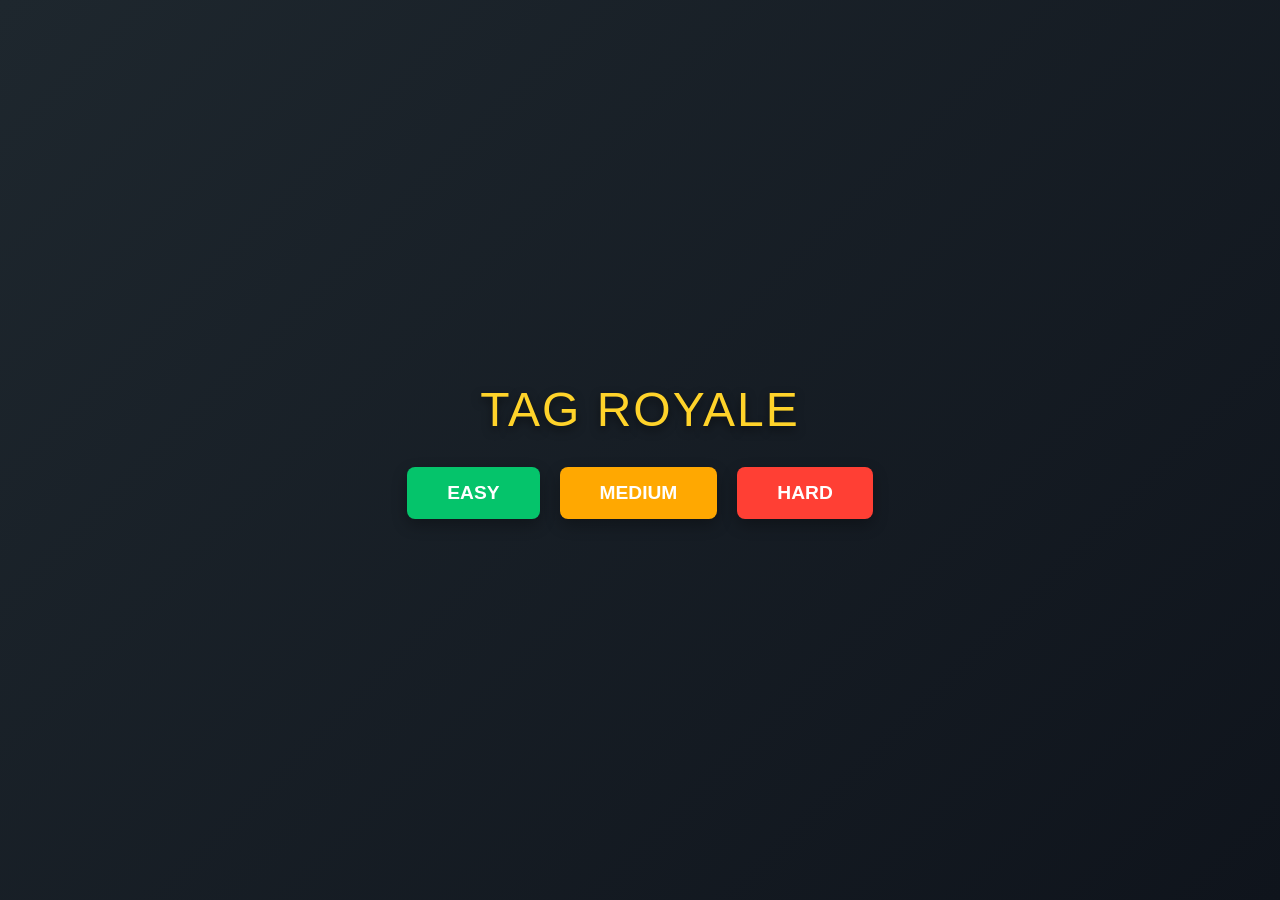
<file: MainProject/mainround.html>
<!DOCTYPE html>
<html lang="en">
<head>
    <meta charset="UTF-8">
    <meta name="viewport" content="width=device-width, initial-scale=1.0">
    <title>Tag Royale - Refined Map</title>
    <style>
        /* ==========================================
           1. BASE VIEWPORT & LAYOUT SETUP
           ========================================== */
        body, html {
            margin: 0;
            padding: 0;
            width: 100%;
            height: 100%;
            overflow: hidden;
            font-family: 'Segoe UI', Tahoma, Geneva, Verdana, sans-serif;
            background-color: #111;
            user-select: none;
        }

        #menu-screen {
            position: fixed;
            top: 0;
            left: 0;
            width: 100%;
            height: 100%;
            background: linear-gradient(135deg, #1e272e 0%, #0f141c 100%);
            display: flex;
            flex-direction: column;
            justify-content: center;
            align-items: center;
            z-index: 200;
            transition: opacity 0.5s ease, visibility 0.5s ease;
        }

        #menu-screen.hidden {
            opacity: 0;
            visibility: hidden;
        }

        .menu-title {
            color: #ffd32a;
            font-size: 3rem;
            margin-bottom: 30px;
            text-shadow: 0 4px 10px rgba(0,0,0,0.5);
            letter-spacing: 2px;
        }

        .btn-container {
            display: flex;
            gap: 20px;
        }

        .difficulty-btn {
            padding: 15px 40px;
            font-size: 1.2rem;
            font-weight: bold;
            color: white;
            border: none;
            border-radius: 8px;
            cursor: pointer;
            box-shadow: 0 6px 15px rgba(0,0,0,0.3);
            transition: transform 0.2s, filter 0.2s;
        }

        .difficulty-btn:hover {
            transform: translateY(-3px);
            filter: brightness(1.2);
        }

        .easy { background-color: #05c46b; }
        .medium { background-color: #ffa801; }
        .hard { background-color: #ff3f34; }

        #viewport {
            width: 100vw;
            height: 100vh;
            overflow: hidden; 
            position: relative;
            display: none; 
        }

        /* ==========================================
           2. MAIN MAP & PROCEDURAL TEXTURES
           ========================================== */
        #main-map {
            width: 5000px;
            height: 5000px;
            position: relative;
            background-color: #458b00;
            background-image: 
                radial-gradient(#556b2f 15%, transparent 16%),
                radial-gradient(#3a5f0b 15%, transparent 16%);
            background-size: 60px 60px;
            background-position: 0 0, 30px 30px;
        }

        /* ==========================================
           3. ENVIRONMENT & OBSTACLES
           ========================================== */
        .border-tree {
            position: absolute;
            width: 120px;
            height: 120px;
            background: radial-gradient(circle, #2e5c1e 60%, #1a3610 100%);
            border-radius: 50%;
            box-shadow: 0 10px 20px rgba(0,0,0,0.4);
            z-index: 10;
        }

        .map-tree {
            position: absolute;
            width: 140px;
            height: 140px;
            background: radial-gradient(circle, #3b7a24 50%, #224715 100%);
            border-radius: 50%;
            box-shadow: 0 15px 25px rgba(0,0,0,0.5);
            z-index: 10;
        }

        /* Mud Patches: Modified to be organic blob shapes */
        .mud-patch {
            position: absolute;
            background: #573b12;
            border-radius: 50% 40% 60% 45% / 40% 50% 45% 55%; /* Smooth blob styling */
            opacity: 0.95;
            box-shadow: inset 0 0 30px rgba(0,0,0,0.6);
            z-index: 1;
        }

        .rock {
            position: absolute;
            background-color: #778ca3;
            background-image: 
                linear-gradient(45deg, #4b5563 25%, transparent 25%), 
                linear-gradient(-45deg, #4b5563 25%, transparent 25%);
            background-size: 30px 30px;
            border-radius: 25px;
            border: 5px solid #4b6584;
            box-shadow: 5px 10px 15px rgba(0,0,0,0.3);
            z-index: 4;
        }

        /* ==========================================
           4. STRUCTURES (LONGER HOUSE & POOL)
           ========================================== */
        .house-container {
            position: absolute;
            left: 2200px;
            top: 2200px;
            width: 650px; 
            height: 400px;
            z-index: 5;
        }

        .house-base {
            width: 100%;
            height: 100%;
            position: absolute;
            bottom: 0;
            background-color: #b24223;
            background-image: 
                linear-gradient(335deg, #8a3016 23px, transparent 23px),
                linear-gradient(155deg, #8a3016 23px, transparent 23px),
                linear-gradient(335deg, #8a3016 23px, transparent 23px),
                linear-gradient(155deg, #8a3016 23px, transparent 23px);
            background-size: 58px 58px;
            background-position: 0px 2px, 4px 35px, 29px 31px, 34px 6px;
            border: 4px solid #5a1e0e;
            box-shadow: 0 20px 30px rgba(0,0,0,0.4);
            box-sizing: border-box;
        }

        /* Triangle Roof Projection */
        .house-roof {
            width: 0;
            height: 0;
            position: absolute;
            top: -100px;
            left: -4px;
            border-left: 329px solid transparent;
            border-right: 329px solid transparent;
            border-bottom: 100px solid #5c2c16; 
        }

        .pool {
            position: absolute;
            left: 1400px;
            top: 2500px;
            width: 500px;
            height: 350px;
            background: radial-gradient(circle, #4ed4ff 40%, #1797c4 100%);
            border: 12px solid #d1d8e0;
            border-radius: 20px;
            box-shadow: inset 0 10px 20px rgba(0,0,0,0.3), 0 10px 20px rgba(0,0,0,0.2);
            z-index: 2;
            box-sizing: border-box;
        }

        /* Yellow boards on the water */
        .pool-mat {
            position: absolute;
            width: 110px;
            height: 65px;
            background: repeating-linear-gradient(0deg, #ffc048, #ffc048 10px, #ffa801 10px, #ffa801 20px);
            border-radius: 5px;
            box-shadow: 0 4px 8px rgba(0,0,0,0.3);
            border: 2px solid #c57e00;
            z-index: 3;
        }
        .mat1 { left: 30px; top: 140px; }
        .mat2 { left: 190px; top: 140px; }
        .mat3 { left: 350px; top: 140px; }

        /* ==========================================
           5. CHARACTER COMPOSITION (8 Circle Anatomy)
           ========================================== */
        .character {
            position: absolute;
            left: 2000px;
            top: 1900px;
            width: 120px;
            height: 120px;
            z-index: 20;
        }

        .char-body {
            position: absolute;
            left: 30px;
            top: 30px;
            width: 60px;
            height: 60px;
            background-color: #ff3838; 
            border-radius: 50%;
            border: 3px solid #bc2020;
            z-index: 3;
        }

        .char-head {
            position: absolute;
            left: 40px;
            top: 40px;
            width: 40px;
            height: 40px;
            background-color: #ffdd59; 
            border-radius: 50%;
            border: 3px solid #e5c130;
            z-index: 4;
        }

        .sleeve-l1 { position: absolute; left: 5px; top: 45px; width: 22px; height: 22px; background: #ff3838; border-radius: 50%; z-index: 2; }
        .hand-l2   { position: absolute; left: -5px; top: 48px; width: 16px; height: 16px; background: #ffdd59; border-radius: 50%; z-index: 2; }
        .sleeve-r1 { position: absolute; right: 5px; top: 45px; width: 22px; height: 22px; background: #ff3838; border-radius: 50%; z-index: 2; }
        .hand-r2   { position: absolute; right: -5px; top: 48px; width: 16px; height: 16px; background: #ffdd59; border-radius: 50%; z-index: 2; }

        .leg-l { position: absolute; left: 33px; bottom: 10px; width: 20px; height: 20px; background: #2c3e50; border-radius: 50%; z-index: 1; }
        .leg-r { position: absolute; left: 67px; bottom: 10px; width: 20px; height: 20px; background: #2c3e50; border-radius: 50%; z-index: 1; }

        #UI-overlay {
            position: fixed;
            top: 20px;
            left: 20px;
            background: rgba(0,0,0,0.85);
            color: #fff;
            padding: 12px 20px;
            border-radius: 8px;
            z-index: 100;
            pointer-events: none;
            border: 2px solid #ffd32a;
        }
    </style>
</head>
<body>

    <div id="menu-screen">
        <div class="menu-title">TAG ROYALE</div>
        <div class="btn-container">
            <button class="difficulty-btn easy" onclick="startGame('Easy')">EASY</button>
            <button class="difficulty-btn medium" onclick="startGame('Medium')">MEDIUM</button>
            <button class="difficulty-btn hard" onclick="startGame('Hard')">HARD</button>
        </div>
    </div>

    <div id="UI-overlay" style="display: none;">
        <span id="difficulty-display" style="font-weight: bold; color: #ffd32a;">Difficulty: None</span>
        <div style="margin-top: 5px; font-size: 0.9rem; color: #ccc;">Walk ONLY on the yellow boards to cross the pool!</div>
    </div>

    <div id="viewport">
        <div id="main-map">
            
            <div class="mud-patch" style="left: 1200px; top: 1400px; width: 450px; height: 350px;"></div>
            <div class="mud-patch" style="left: 2900px; top: 1900px; width: 400px; height: 300px;"></div>
            <div class="mud-patch" style="left: 1800px; top: 3200px; width: 550px; height: 420px;"></div>

            <div id="main-pool" class="pool">
                <div class="pool-mat mat1"></div>
                <div class="pool-mat mat2"></div>
                <div class="pool-mat mat3"></div>
            </div>

            <div id="main-house" class="house-container">
                <div class="house-roof"></div>
                <div class="house-base"></div>
            </div>

            <div class="rock" style="left: 1000px; top: 1800px; width: 130px; height: 110px;"></div>
            <div class="rock" style="left: 2900px; top: 2600px; width: 180px; height: 140px;"></div>
            <div class="rock" style="left: 2100px; top: 1600px; width: 100px; height: 90px;"></div>
            <div class="rock" style="left: 1400px; top: 2900px; width: 150px; height: 130px;"></div>

            <div class="character">
                <div class="char-head"></div>
                <div class="char-body"></div>
                <div class="sleeve-l1"></div>
                <div class="hand-l2"></div>
                <div class="sleeve-r1"></div>
                <div class="hand-r2"></div>
                <div class="leg-l"></div>
                <div class="leg-r"></div>
            </div>

            <div id="tree-container"></div>

        </div>
    </div>

    <script>
        const map = document.getElementById('main-map');
        const viewport = document.getElementById('viewport');
        const player = document.querySelector('.character');
        const mudPatches = document.querySelectorAll('.mud-patch');
        const treeContainer = document.getElementById('tree-container');

        let playerX = 2000;
        let playerY = 1900;
        const playerSize = 50; 
        const playerOffset = 35; 

        let gameActive = false;
        let selectedDifficulty = "";

        const NORMAL_SPEED = 8;
        const MUD_SPEED = 3;
        let currentSpeed = NORMAL_SPEED;

        const keys = {
            w: false, a: false, s: false, d: false,
            ArrowUp: false, ArrowDown: false, ArrowLeft: false, ArrowRight: false
        };

        let obstacles = [];

        // Procedural Map Tree Initialization (Skips Pool and House safety zones)
        const mapSize = 5000;
        for (let i = 0; i < mapSize; i += 100) {
            createTree(i, 0, 'border-tree'); 
            createTree(i, mapSize - 120, 'border-tree'); 
            createTree(0, i, 'border-tree'); 
            createTree(mapSize - 120, i, 'border-tree'); 
        }
        for (let i = 0; i < 75; i++) {
            let randX = Math.floor(Math.random() * (mapSize - 400)) + 200;
            let randY = Math.floor(Math.random() * (mapSize - 400)) + 200;
            
            // Strictly prevent trees from spawning on or near the pool (1400,2500) and house (2200,2200)
            if (!(randX > 1250 && randX < 2000 && randY > 2350 && randY < 2950) && 
                !(randX > 2050 && randX < 2950 && randY > 2050 && randY < 2750)) {
                createTree(randX, randY, 'map-tree');
            }
        }

        function createTree(x, y, className) {
            const tree = document.createElement('div');
            tree.className = className;
            tree.style.left = x + 'px';
            tree.style.top = y + 'px';
            treeContainer.appendChild(tree);
            
            const radius = className === 'border-tree' ? 60 : 70;
            obstacles.push({
                type: 'circle',
                x: x + radius,
                y: y + radius,
                radius: radius - 20 
            });
        }

        function registerStructureObstacles() {
            // House Box: Hard wall stopping players from moving on top of the roof structure
            obstacles.push({
                type: 'rect',
                x: 2200,
                y: 2200,
                w: 650,
                h: 400
            });

            // Pool Box: Total barrier (Unless explicitly standing on floating boards)
            obstacles.push({
                type: 'rect',
                x: 1400,
                y: 2500,
                w: 500,
                h: 350,
                isPoolWater: true 
            });

            // Rocks
            document.querySelectorAll('.rock').forEach(rock => {
                obstacles.push({
                    type: 'rect',
                    x: parseInt(rock.style.left),
                    y: parseInt(rock.style.top),
                    w: parseInt(rock.style.width),
                    h: parseInt(rock.style.height)
                });
            });
        }

        function startGame(difficulty) {
            selectedDifficulty = difficulty;
            document.getElementById('difficulty-display').innerText = "Difficulty: " + difficulty;
            document.getElementById('menu-screen').classList.add('hidden');
            document.getElementById('UI-overlay').style.display = 'block';
            viewport.style.display = 'block';
            
            registerStructureObstacles();
            
            gameActive = true;
            requestAnimationFrame(gameLoop);
        }

        window.addEventListener('keydown', (e) => { if (e.key in keys) keys[e.key] = true; });
        window.addEventListener('keyup', (e) => { if (e.key in keys) keys[e.key] = false; });

        function checkMudCollision(x, y) {
            const px = x + 60;
            const py = y + 60;
            let isSlowing = false;
            mudPatches.forEach(patch => {
                const mx = parseInt(patch.style.left);
                const my = parseInt(patch.style.top);
                const mw = parseInt(patch.style.width);
                const mh = parseInt(patch.style.height);
                if (px >= mx && px <= (mx + mw) && py >= my && py <= (my + mh)) {
                    isSlowing = true;
                }
            });
            return isSlowing;
        }

        // Checks if player's collision circle falls directly inside the yellow boards coordinates
        function isOnPoolMat(x, y) {
            const px = x + playerOffset + (playerSize / 2);
            const py = y + playerOffset + (playerSize / 2);
            
            // Yellow Boards positions mapped directly to the arena grid
            const mats = [
                {x: 1430, y: 2640, w: 110, h: 65},
                {x: 1590, y: 2640, w: 110, h: 65},
                {x: 1750, y: 2640, w: 110, h: 65}
            ];
            
            return mats.some(m => px >= m.x && px <= (m.x + m.w) && py >= m.y && py <= (m.y + m.h));
        }

        function isColliding(targetX, targetY) {
            const px = targetX + playerOffset;
            const py = targetY + playerOffset;
            const pw = playerSize;
            const ph = playerSize;
            const pCenterX = px + pw/2;
            const pCenterY = py + ph/2;

            if (px < 120 || px + pw > 4880 || py < 120 || py + ph > 4880) return true;

            for (let obs of obstacles) {
                if (obs.type === 'rect') {
                    // Custom rule: If it's the pool water, skip collision ONLY if perfectly centered on yellow boards
                    if (obs.isPoolWater && isOnPoolMat(targetX, targetY)) {
                        continue; 
                    }

                    if (px < obs.x + obs.w &&
                        px + pw > obs.x &&
                        py < obs.y + obs.h &&
                        py + ph > obs.y) {
                        return true; 
                    }
                } 
                else if (obs.type === 'circle') {
                    const distX = pCenterX - obs.x;
                    const distY = pCenterY - obs.y;
                    const distance = Math.sqrt(distX * distX + distY * distY);
                    if (distance < (pw / 2) + obs.radius) {
                        return true; 
                    }
                }
            }
            return false;
        }

        function gameLoop() {
            if (!gameActive) return;

            if (checkMudCollision(playerX, playerY)) {
                currentSpeed = MUD_SPEED;
                player.style.filter = "sepia(0.5) brightness(0.8)";
            } else {
                currentSpeed = NORMAL_SPEED;
                player.style.filter = "none";
            }

            let nextX = playerX;
            let nextY = playerY;

            if (keys.w || keys.ArrowUp)    nextY -= currentSpeed;
            if (keys.s || keys.ArrowDown)  nextY += currentSpeed;
            if (keys.a || keys.ArrowLeft)  nextX -= currentSpeed;
            if (keys.d || keys.ArrowRight) nextX += currentSpeed;

            if (!isColliding(nextX, playerY)) {
                playerX = nextX;
            }
            if (!isColliding(playerX, nextY)) {
                playerY = nextY;
            }

            player.style.left = playerX + 'px';
            player.style.top = playerY + 'px';

            viewport.scrollLeft = playerX - (window.innerWidth / 2) + 60;
            viewport.scrollTop = playerY - (window.innerHeight / 2) + 60;

            requestAnimationFrame(gameLoop);
        }
    </script>
</body>
</html>
</file>
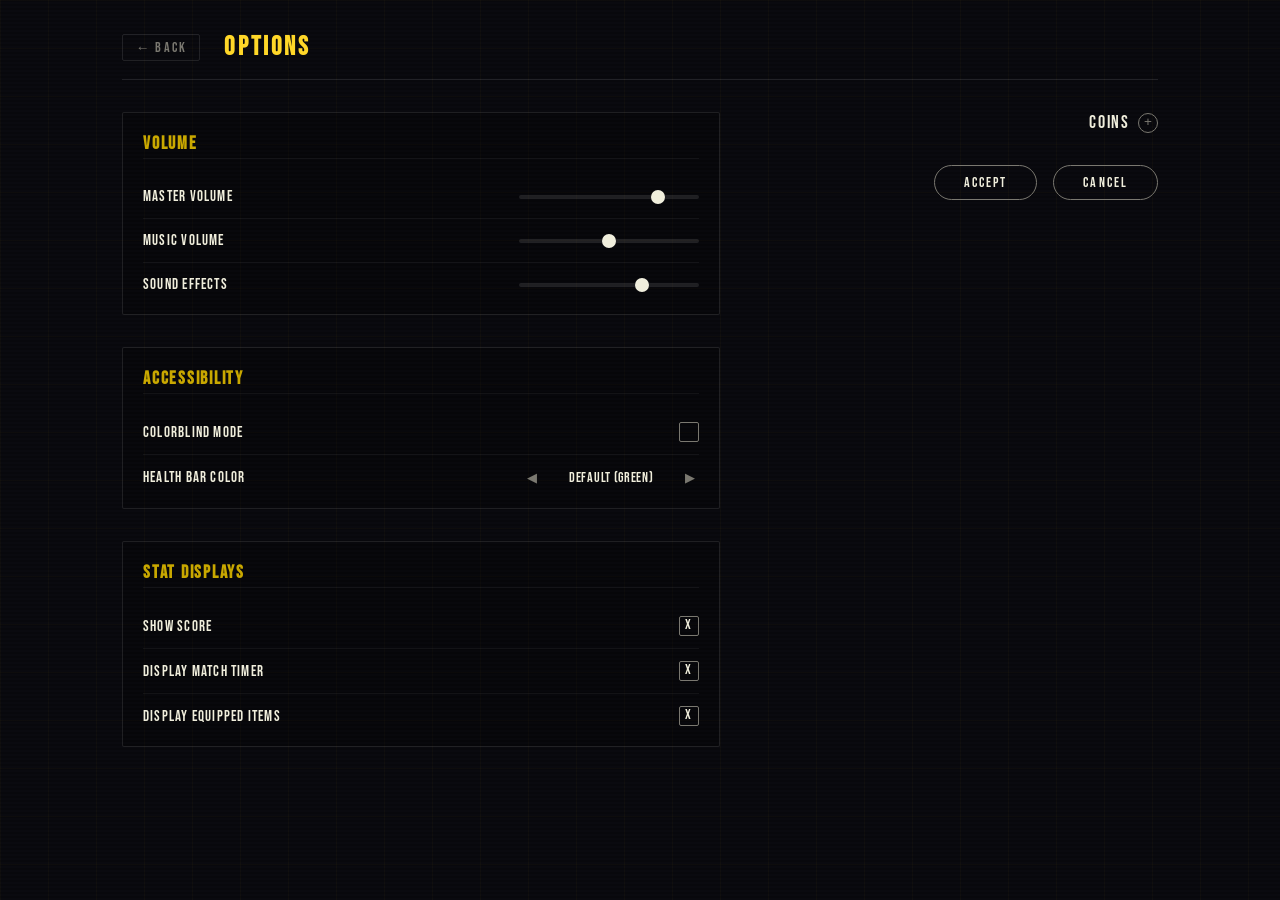
<file: MainProject/settings.html>
<!DOCTYPE html>
<html lang="en">
<head>
  <meta charset="UTF-8" />
  <meta name="viewport" content="width=device-width, initial-scale=1.0" />
  <title>Tag Royale — Options</title>
  <link rel="preconnect" href="https://fonts.googleapis.com" />
  <link rel="preconnect" href="https://fonts.gstatic.com" crossorigin />
  <link href="https://fonts.googleapis.com/css2?family=Bebas+Neue&family=DM+Sans:wght@400;500;600&display=swap" rel="stylesheet" />
  <link rel="stylesheet" href="styles.css" />
  <link rel="stylesheet" href="settings.css" />
</head>
<body>

  <div class="scanlines"></div>
  <div class="bg-grid"></div>

  <main class="settings-container">

    <nav class="settings-nav">
      <a href="index.html" class="back-btn">← BACK</a>
      <h1 class="settings-title">OPTIONS</h1>
    </nav>

    <div class="settings-layout">

      <section class="settings-panel">

        <div class="settings-group">
          <h2 class="group-title">VOLUME</h2>
          
          <div class="settings-row">
            <label class="row-label" for="master-vol">Master Volume</label>
            <div class="row-control">
              <input type="range" id="master-vol" min="0" max="100" value="80" class="slider">
            </div>
          </div>

          <div class="settings-row">
            <label class="row-label" for="music-vol">Music Volume</label>
            <div class="row-control">
              <input type="range" id="music-vol" min="0" max="100" value="50" class="slider">
            </div>
          </div>

          <div class="settings-row">
            <label class="row-label" for="sfx-vol">Sound Effects</label>
            <div class="row-control">
              <input type="range" id="sfx-vol" min="0" max="100" value="70" class="slider">
            </div>
          </div>
        </div>

        <div class="settings-group">
          <h2 class="group-title">ACCESSIBILITY</h2>

          <div class="settings-row">
            <span class="row-label">Colorblind Mode</span>
            <div class="row-control">
              <label class="checkbox-container">
                <input type="checkbox" id="colorblind-toggle">
                <span class="checkmark"></span>
              </label>
            </div>
          </div>

          <div class="settings-row">
            <span class="row-label">Health Bar Color</span>
            <div class="row-control">
              <div class="cycle-selector">
                <button type="button" class="cycle-btn" aria-label="Previous Color">◀</button>
                <span class="cycle-value">DEFAULT (GREEN)</span>
                <button type="button" class="cycle-btn" aria-label="Next Color">▶</button>
              </div>
            </div>
          </div>
        </div>

        <div class="settings-group">
          <h2 class="group-title">STAT DISPLAYS</h2>

          <div class="settings-row">
            <span class="row-label">Show Score</span>
            <div class="row-control">
              <label class="checkbox-container">
                <input type="checkbox" id="show-score" checked>
                <span class="checkmark"></span>
              </label>
            </div>
          </div>

          <div class="settings-row">
            <span class="row-label">Display Match Timer</span>
            <div class="row-control">
              <label class="checkbox-container">
                <input type="checkbox" id="show-timer" checked>
                <span class="checkmark"></span>
              </label>
            </div>
          </div>

          <div class="settings-row">
            <span class="row-label">Display Equipped Items</span>
            <div class="row-control">
              <label class="checkbox-container">
                <input type="checkbox" id="show-items" checked>
                <span class="checkmark"></span>
              </label>
            </div>
          </div>
        </div>

      </section>

      <aside class="settings-visual">
        <div class="coin-display">
          <span class="coin-label">COINS</span>
          <button class="coin-add-btn" aria-label="Add Coins">+</button>
        </div>

        <div class="action-box">
          <button type="button" class="menu-btn btn-accept">ACCEPT</button>
          <button type="button" class="menu-btn btn-cancel">CANCEL</button>
        </div>
      </aside>

    </div>

  </main>

</body>
</html>
</file>
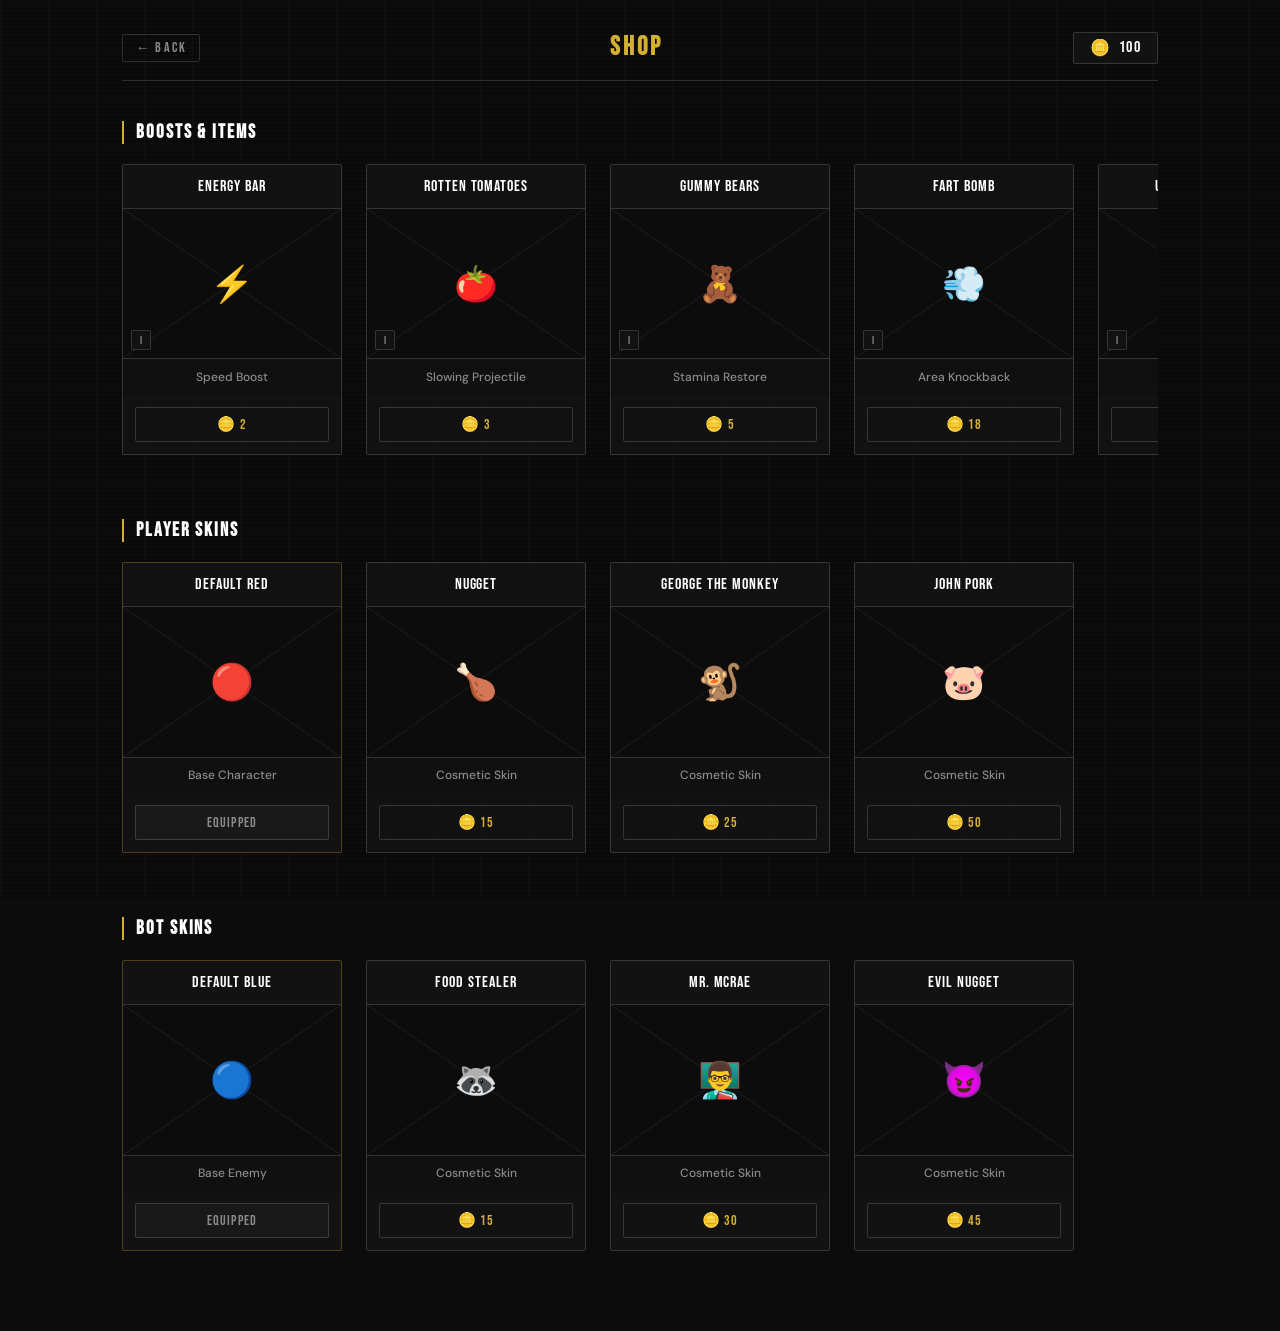
<file: MainProject/shop.html>
<!DOCTYPE html>
<html lang="en">
<head>
  <meta charset="UTF-8">
  <meta name="viewport" content="width=device-width, initial-scale=1.0">
  <title>Tag Royale - Shop</title>
  <link rel="preconnect" href="https://fonts.googleapis.com" />
  <link rel="preconnect" href="https://fonts.gstatic.com" crossorigin />
  <link href="https://fonts.googleapis.com/css2?family=Bebas+Neue&family=DM+Sans:wght@400;500;600&display=swap" rel="stylesheet" />
  <link rel="stylesheet" href="styles.css"> 
  <link rel="stylesheet" href="shop.css">
</head>
<body>

  <div class="scanlines"></div>
  <div class="bg-grid"></div>

  <div class="shop-container">
    
    <header class="shop-nav">
      <a href="index.html" class="back-btn">← BACK</a>
      <h1 class="shop-title">SHOP</h1>
      <div class="currency-display">
        <div class="currency-box">
          <span class="coin-icon">🪙</span>
          <span id="player-coins">100</span>
        </div>
      </div>
    </header>

    <main class="shop-layout">
      
      <section class="shop-section">
        <h2 class="section-heading">BOOSTS & ITEMS</h2>
        <div class="item-grid">
          
          <div class="item-card">
            <div class="card-header">Energy Bar</div>
            <div class="card-visual">
              <div class="placeholder-art">⚡</div>
              <button class="info-btn" title="Provides a quick burst of speed!">i</button>
            </div>
            <div class="card-stats">Speed Boost</div>
            <button class="buy-btn" onclick="buyItem('energy_bar', 2)">🪙 2</button>
          </div>

          <div class="item-card">
            <div class="card-header">Rotten Tomatoes</div>
            <div class="card-visual">
              <div class="placeholder-art">🍅</div>
              <button class="info-btn" title="Slow down the runner bot!">i</button>
            </div>
            <div class="card-stats">Slowing Projectile</div>
            <button class="buy-btn" onclick="buyItem('tomatoes', 3)">🪙 3</button>
          </div>

          <div class="item-card">
            <div class="card-header">Gummy Bears</div>
            <div class="card-visual">
              <div class="placeholder-art">🧸</div>
              <button class="info-btn" title="Tasty treat that keeps you running.">i</button>
            </div>
            <div class="card-stats">Stamina Restore</div>
            <button class="buy-btn" onclick="buyItem('gummy_bears', 5)">🪙 5</button>
          </div>

          <div class="item-card">
            <div class="card-header">Fart Bomb</div>
            <div class="card-visual">
              <div class="placeholder-art">💨</div>
              <button class="info-btn" title="Blasts your opponent back!">i</button>
            </div>
            <div class="card-stats">Area Knockback</div>
            <button class="buy-btn" onclick="buyItem('fart_bomb', 18)">🪙 18</button>
          </div>

          <div class="item-card">
            <div class="card-header">Untagable Potion</div>
            <div class="card-visual">
              <div class="placeholder-art">🧪</div>
              <button class="info-btn" title="Makes you completely immune to tags!">i</button>
            </div>
            <div class="card-stats">Invincibility</div>
            <button class="buy-btn" onclick="buyItem('potion', 10)">🪙 10</button>
          </div>

        </div>
      </section>

      <section class="shop-section">
        <h2 class="section-heading">PLAYER SKINS</h2>
        <div class="item-grid">
          
          <div class="item-card owned">
            <div class="card-header">Default Red</div>
            <div class="card-visual">
              <div class="placeholder-art">🔴</div>
            </div>
            <div class="card-stats">Base Character</div>
            <button class="buy-btn equipped">EQUIPPED</button>
          </div>

          <div class="item-card">
            <div class="card-header">Nugget</div>
            <div class="card-visual">
              <div class="placeholder-art">🍗</div>
            </div>
            <div class="card-stats">Cosmetic Skin</div>
            <button class="buy-btn" onclick="buyItem('skin_nugget', 15)">🪙 15</button>
          </div>

          <div class="item-card">
            <div class="card-header">George the Monkey</div>
            <div class="card-visual">
              <div class="placeholder-art">🐒</div>
            </div>
            <div class="card-stats">Cosmetic Skin</div>
            <button class="buy-btn" onclick="buyItem('skin_george', 25)">🪙 25</button>
          </div>

          <div class="item-card">
            <div class="card-header">John Pork</div>
            <div class="card-visual">
              <div class="placeholder-art">🐷</div>
            </div>
            <div class="card-stats">Cosmetic Skin</div>
            <button class="buy-btn" onclick="buyItem('skin_john', 50)">🪙 50</button>
          </div>

        </div>
      </section>

      <section class="shop-section">
        <h2 class="section-heading">BOT SKINS</h2>
        <div class="item-grid">
          
          <div class="item-card owned">
            <div class="card-header">Default Blue</div>
            <div class="card-visual">
              <div class="placeholder-art">🔵</div>
            </div>
            <div class="card-stats">Base Enemy</div>
            <button class="buy-btn equipped">EQUIPPED</button>
          </div>

          <div class="item-card">
            <div class="card-header">Food Stealer</div>
            <div class="card-visual">
              <div class="placeholder-art">🦝</div>
            </div>
            <div class="card-stats">Cosmetic Skin</div>
            <button class="buy-btn" onclick="buyItem('bot_stealer', 15)">🪙 15</button>
          </div>

          <div class="item-card">
            <div class="card-header">Mr. McRae</div>
            <div class="card-visual">
              <div class="placeholder-art">👨‍🏫</div>
            </div>
            <div class="card-stats">Cosmetic Skin</div>
            <button class="buy-btn" onclick="buyItem('bot_mcrae', 30)">🪙 30</button>
          </div>

          <div class="item-card">
            <div class="card-header">Evil Nugget</div>
            <div class="card-visual">
              <div class="placeholder-art">😈</div>
            </div>
            <div class="card-stats">Cosmetic Skin</div>
            <button class="buy-btn" onclick="buyItem('bot_evil', 45)">🪙 45</button>
          </div>

        </div>
      </section>

    </main>
  </div>

  <script>
    function buyItem(id, price) {
      console.log("Clicked to buy:", id, "for", price, "coins.");
    }
  </script>
</body>
</html>
</file>
<file: styles.css>
/* ==========================================================================
   1. CORE VARIABLES, VIEWPORT & GLOBAL LAYOUT MANAGEMENT
   ========================================================================== */
:root {
  --font-display: 'Bebas Neue', sans-serif;
  --font-body: 'DM Sans', sans-serif;
  --border: rgba(255, 255, 255, 0.15);
  --surface: rgba(20, 20, 20, 0.8);
  --text: #ffffff;
  --text-dim: #57606f;
  --text-muted: #8a8a8a;
  --gold: #d4af37;
  --gold-dim: #aa8c2c;
}

body, html {
  margin: 0;
  padding: 0;
  width: 100%;
  height: 100%;
  overflow-x: hidden;
  background-color: #060608;
  font-family: var(--font-body);
  user-select: none;
  -webkit-user-select: none;
  color: var(--text);
}

#viewport {
  width: 100vw;
  height: 100vh;
  overflow: hidden;
  position: relative;
  background-color: #11141a;
}

/* Fallback ambient grid overlay */
.bg-grid {
  position: fixed;
  inset: 0;
  z-index: 1;
  background-image: 
    linear-gradient(rgba(255, 255, 255, 0.02) 1px, transparent 1px),
    linear-gradient(90deg, rgba(255, 255, 255, 0.02) 1px, transparent 1px);
  background-size: 44px 44px;
  pointer-events: none;
}

/* Scanline screen texture layout */
.scanlines {
  position: fixed;
  inset: 0;
  z-index: 6;
  background: linear-gradient(rgba(18, 16, 16, 0) 50%, rgba(0, 0, 0, 0.08) 50%);
  background-size: 100% 4px;
  pointer-events: none;
}


/* ==========================================================================
   2. MAP, SURFACE MATRICES & OBSTACLES (IN-GAME)
   ========================================================================== */
#main-map {
  width: 5000px;
  height: 5000px;
  position: relative;
  background-color: #4c8c13;
  background-image: 
    radial-gradient(#597327 18%, transparent 19%),
    radial-gradient(#33540a 15%, transparent 16%),
    linear-gradient(45deg, rgba(0,0,0,0.02) 25%, transparent 25%, transparent 75%, rgba(0,0,0,0.02) 75%),
    linear-gradient(45deg, rgba(0,0,0,0.02) 25%, transparent 25%, transparent 75%, rgba(0,0,0,0.02) 75%);
  background-size: 80px 80px, 40px 40px, 120px 120px, 120px 120px;
  background-position: 0 0, 20px 20px, 0 0, 60px 60px;
}

.border-tree {
  position: absolute;
  width: 130px;
  height: 130px;
  background-image: radial-gradient(circle at 40% 40%, #366623 20%, #224515 60%, #11260a 100%);
  border-radius: 50%;
  box-shadow: 0 15px 25px rgba(0,0,0,0.55), inset -5px -5px 15px rgba(0,0,0,0.4);
  z-index: 12;
}

.map-tree {
  position: absolute;
  width: 150px;
  height: 150px;
  background-image: radial-gradient(circle at 35% 35%, #478c2b 15%, #2a5918 55%, #142e0b 100%);
  border-radius: 50%;
  box-shadow: 0 22px 30px rgba(0,0,0,0.6), inset -8px -8px 20px rgba(0,0,0,0.5);
  z-index: 12;
}

.mud-patch {
  position: absolute;
  background-color: #523713;
  background-image: radial-gradient(#3a250a 25%, transparent 30%);
  background-size: 24px 24px;
  border-radius: 42% 58% 35% 65%;
  opacity: 0.92;
  box-shadow: inset 0 0 40px rgba(0,0,0,0.75), 0 4px 10px rgba(0,0,0,0.15);
  z-index: 2;
}

.rock {
  position: absolute;
  background-color: #718093;
  background-image: 
    linear-gradient(45deg, #4b5666 25%, transparent 25%), 
    linear-gradient(-45deg, #3d4654 25%, transparent 25%),
    linear-gradient(135deg, rgba(255,255,255,0.1) 0%, transparent 40%);
  background-size: 40px 40px, 40px 40px, 100% 100%;
  border-radius: 30px;
  border: 6px solid #434e5a;
  box-shadow: 8px 16px 24px rgba(0,0,0,0.4), inset -4px -4px 10px rgba(0,0,0,0.3);
  z-index: 5;
}

.cut-hedge {
  position: absolute;
  background-color: #1b3d1d;
  background-image: 
    radial-gradient(#275429 20%, transparent 25%),
    radial-gradient(#143016 15%, transparent 20%),
    linear-gradient(90deg, rgba(0,0,0,0.15) 0%, transparent 10%, transparent 90%, rgba(0,0,0,0.25) 100%);
  background-size: 20px 20px, 14px 14px, 100% 100%;
  border: 7px solid #0a1c0b;
  border-radius: 12px;
  box-shadow: 0 18px 32px rgba(0,0,0,0.55), inset 0 0 25px rgba(0,0,0,0.7);
  z-index: 9;
  box-sizing: border-box;
}


/* ==========================================================================
   3. HOUSE ARCHITECTURE & SWIMMING POOL LAYERS
   ========================================================================== */
.image-house {
  position: absolute;
  left: 2100px;
  top: 1700px;
  width: 1200px;
  height: 1200px;
  z-index: 6;
}

.house-drop-shadow {
  position: absolute;
  left: 55px;
  top: -35px;
  width: 950px;
  height: 950px;
  background-color: rgba(0,0,0,0.42);
  filter: blur(16px);
  z-index: 1;
  pointer-events: none;
  clip-path: polygon(0% 0%, 100% 0%, 100% 50%, 50% 50%, 50% 100%, 0% 100%);
}

.house-yellow-deck {
  position: absolute;
  left: 50px;
  top: 50px;
  width: 850px;
  height: 850px;
  background-color: #cfc25d;
  background-image: repeating-linear-gradient(0deg, transparent, transparent 18px, rgba(0,0,0,0.06) 18px, rgba(0,0,0,0.06) 21px);
  border: 11px solid #141414;
  box-sizing: border-box;
  z-index: 2;
  clip-path: polygon(0% 0%, 100% 0%, 100% 50%, 50% 50%, 50% 100%, 0% 100%);
  box-shadow: inset 0 0 30px rgba(0,0,0,0.2);
}

.deck-fixture {
  position: absolute;
  width: 48px;
  height: 64px;
  background-image: linear-gradient(135deg, #cccccc 0%, #999999 100%);
  border: 7px solid #161616;
  border-radius: 6px;
  box-shadow: inset 0 5px 0 rgba(255,255,255,0.6), 0 8px 14px rgba(0,0,0,0.3);
  z-index: 3;
}

.fx1 { left: 450px; top: 550px; }
.fx2 { left: 450px; top: 750px; }
.fx3 { left: 750px; top: 450px; }

.house-roof-body {
  position: absolute;
  left: 0;
  top: 0;
  width: 800px;
  height: 800px;
  background-color: #b87151;
  background-image: 
    linear-gradient(0deg, rgba(0,0,0,0.1) 50%, transparent 50%),
    repeating-linear-gradient(45deg, transparent, transparent 10px, rgba(0,0,0,0.04) 10px, rgba(0,0,0,0.04) 13px);
  background-size: 100% 40px, 100% 100%;
  border: 20px solid #181818;
  box-sizing: border-box;
  z-index: 4;
  clip-path: polygon(0% 0%, 100% 0%, 100% 45%, 45% 45%, 45% 100%, 0% 100%);
}

.roof-ridge-line {
  position: absolute;
  background-color: #1c1c1c;
  z-index: 5;
}

.ridge-long-v { left: 340px; top: 0; width: 22px; height: 800px; }
.ridge-short-h { left: 340px; top: 340px; width: 460px; height: 22px; }

.ridge-diagonal {
  position: absolute;
  width: 450px;
  height: 22px;
  background-color: #1c1c1c;
  z-index: 5;
  transform-origin: left center;
}

.diag1 { left: 0; top: 0; transform: rotate(45deg); }
.diag2 { left: 0; top: 800px; transform: rotate(-45deg); }
.diag3 { left: 800px; top: 0; transform: rotate(135deg); }
.diag4 { left: 350px; top: 350px; transform: rotate(45deg); width: 630px; }

.pool {
  position: absolute;
  left: 1400px;
  top: 2500px;
  width: 500px;
  height: 350px;
  background-image: radial-gradient(circle at 50% 30%, #3cd0ff 20%, #1593c2 70%, #0a5b7a 100%);
  border: 14px solid #dcdde1;
  border-radius: 24px;
  box-shadow: inset 0 12px 25px rgba(0,0,0,0.45), 0 12px 24px rgba(0,0,0,0.25);
  z-index: 3;
  box-sizing: border-box;
}

.pool-mat {
  position: absolute;
  width: 110px;
  height: 65px;
  background-image: repeating-linear-gradient(0deg, #fbc531, #fbc531 10px, #e1b12c 10px, #e1b12c 20px);
  border-radius: 6px;
  box-shadow: 0 6px 12px rgba(0,0,0,0.4), inset 0 2px 4px rgba(255,255,255,0.3);
  border: 3px solid #b38610;
  z-index: 4;
  box-sizing: border-box;
}

.mat1 { left: 30px; top: 140px; }
.mat2 { left: 190px; top: 140px; }
.mat3 { left: 350px; top: 140px; }


/* ==========================================================================
   4. CHARACTER MODEL MATRIX CONFIGURATION
   ========================================================================== */
.character {
  position: absolute;
  left: 1900px; 
  top: 1900px;
  width: 120px;
  height: 120px;
  z-index: 25;
  will-change: transform, left, top;
}

.char-body {
  position: absolute;
  left: 30px;
  top: 30px;
  width: 60px;
  height: 60px;
  background-color: #e84118;
  border-radius: 50%;
  border: 4px solid #c23616;
  z-index: 3;
  box-sizing: border-box;
  box-shadow: 0 6px 10px rgba(0,0,0,0.3);
}

.char-head {
  position: absolute;
  left: 40px;
  top: 40px;
  width: 40px;
  height: 40px;
  background-color: #fbc531;
  border-radius: 50%;
  border: 4px solid #e1b12c;
  z-index: 4;
  box-sizing: border-box;
}

.sleeve-l1 { position: absolute; left: 4px; top: 44px; width: 24px; height: 24px; background-color: #e84118; border: 2px solid #c23616; border-radius: 50%; z-index: 2; box-sizing: border-box; }
.hand-l2 { position: absolute; left: -6px; top: 47px; width: 18px; height: 18px; background-color: #fbc531; border: 2px solid #e1b12c; border-radius: 50%; z-index: 2; box-sizing: border-box; }
.sleeve-r1 { position: absolute; right: 4px; top: 44px; width: 24px; height: 24px; background-color: #e84118; border: 2px solid #c23616; border-radius: 50%; z-index: 2; box-sizing: border-box; }
.hand-r2 { position: absolute; right: -6px; top: 47px; width: 18px; height: 18px; background-color: #fbc531; border: 2px solid #e1b12c; border-radius: 50%; z-index: 2; box-sizing: border-box; }
.leg-l { position: absolute; left: 32px; bottom: 12px; width: 22px; height: 22px; background-color: #353b48; border: 2px solid #2f3640; border-radius: 50%; z-index: 1; box-sizing: border-box; }
.leg-r { position: absolute; left: 66px; bottom: 12px; width: 22px; height: 22px; background-color: #353b48; border: 2px solid #2f3640; border-radius: 50%; z-index: 1; box-sizing: border-box; }


/* ==========================================================================
   5. HUD OVERLAYS & RETRO HERO MAIN MENU INTERFACE
   ========================================================================== */
#UI-overlay {
  position: fixed;
  top: 24px;
  left: 24px;
  background-color: rgba(11, 15, 25, 0.92);
  color: #f5f6fa;
  padding: 16px 24px;
  border-radius: 12px;
  z-index: 200;
  pointer-events: none;
  border: 2px solid #fbc531;
  box-shadow: 0px 8px 24px rgba(0,0,0,0.5);
}

.container {
  display: flex;
  flex-direction: column;
  align-items: center;
  justify-content: center;
  min-height: 100vh;
  position: relative;
  z-index: 5;
  padding: 2rem;
}

.hero {
  text-align: center;
  margin-bottom: 2.2rem;
}

.crown-banner {
  display: inline-flex;
  align-items: center;
  gap: 0.5rem;
  border: 1px solid rgba(251, 197, 49, 0.3);
  background: rgba(251, 197, 49, 0.04);
  padding: 0.35rem 0.85rem;
  border-radius: 2px;
}

.tagline {
  font-size: 0.72rem;
  font-weight: 600;
  letter-spacing: 0.18em;
  color: #ffd32a;
}

.game-title {
  font-family: var(--font-display);
  font-size: 7.5rem;
  line-height: 0.85;
  margin: 1.2rem 0 0.6rem 0;
  color: #fffdf0;
  letter-spacing: -1px;
  text-shadow: 4px 5px 0px #cfac2a;
}

.hero-sub {
  font-size: 0.8rem;
  font-weight: 500;
  letter-spacing: 0.15em;
  color: var(--text-dim);
  margin: 0;
}

/* Central Main Action Menu Buttons Setup */
.actions {
  display: flex;
  flex-direction: column;
  gap: 0.8rem;
  width: 100%;
  max-width: 380px;
}

.btn {
  width: 100%;
  padding: 0;
  cursor: pointer;
  background: transparent;
  transition: background-color 0.15s, border-color 0.15s, box-shadow 0.15s;
}

.btn a {
  display: block;
  padding: 0.8rem 1rem;
  font-family: var(--font-display);
  font-size: 1.35rem;
  letter-spacing: 0.08em;
  text-decoration: none;
  text-align: center;
}

.btn-primary {
  background: #ffd32a;
  border: 1px solid #ffd32a;
}
.btn-primary a {
  color: #060608;
}
.btn-primary:hover {
  background: #ffdf4d;
}

.btn-secondary {
  border: 1px solid #2bcbba;
  background-color: rgba(43, 203, 186, 0.12);
}
.btn-secondary a {
  color: #2bcbba;
}
.btn-secondary:hover {
  background: rgba(43, 203, 186, 0.18);
}

.btn-ghost {
  background: transparent;
}

.btn-inventory {
  border: 1px solid #ff4757 !important;
  background-color: rgba(255, 71, 87, 0.12) !important;
}
.btn-inventory a {
  color: #ff4757 !important;
}
.btn-inventory:hover {
  background-color: rgba(255, 71, 87, 0.18) !important;
  box-shadow: 0 0 8px rgba(255, 71, 87, 0.3);
}

.btn-tutorial {
  border: 1px solid #ffa502 !important;
  background-color: rgba(255, 165, 2, 0.12) !important;
}
.btn-tutorial a {
  color: #ffa502 !important;
}
.btn-tutorial:hover {
  background-color: rgba(255, 165, 2, 0.18) !important;
  box-shadow: 0 0 8px rgba(255, 165, 2, 0.3);
}

.btn-settings {
  border: 1px solid #2ed573 !important;
  background-color: rgba(46, 213, 115, 0.12) !important;
}
.btn-settings a {
  color: #2ed573 !important;
}
.btn-settings:hover {
  background-color: rgba(46, 213, 115, 0.18) !important;
  box-shadow: 0 0 8px rgba(46, 213, 115, 0.3);
}


/* ==========================================================================
   6. COMMON UI BLOCKS (SHARED NAVIGATION ELEMENTS)
   ========================================================================== */
.back-btn {
  font-family: var(--font-display);
  font-size: 0.85rem;
  letter-spacing: 0.15em;
  color: var(--text-muted);
  text-decoration: none;
  border: 1px solid var(--border);
  border-radius: 2px;
  padding: 0.3rem 0.8rem;
  transition: color 0.15s, border-color 0.15s;
  white-space: nowrap;
}

.back-btn:hover {
  color: var(--text);
  border-color: rgba(255,255,255,0.25);
}

.toast-container {
  position: fixed;
  right: 24px;
  bottom: 24px;
  display: flex;
  flex-direction: column;
  gap: 0.75rem;
  z-index: 300;
  pointer-events: none;
}

.toast {
  pointer-events: auto;
  min-width: 260px;
  max-width: 340px;
  padding: 0.95rem 1rem;
  border-radius: 12px;
  background: rgba(18, 18, 28, 0.95);
  border: 1px solid rgba(255, 255, 255, 0.12);
  color: #ffffff;
  font-family: var(--font-body);
  font-size: 0.9rem;
  box-shadow: 0 18px 45px rgba(0, 0, 0, 0.35);
  display: grid;
  grid-template-columns: auto 1fr auto;
  gap: 0.75rem;
  align-items: center;
  opacity: 0;
  transform: translateY(12px);
  animation: toast-in 0.22s ease forwards;
}

.toast.success {
  border-color: rgba(212, 175, 55, 0.35);
  background: rgba(33, 24, 5, 0.96);
}

.toast.error {
  border-color: rgba(255, 71, 87, 0.35);
  background: rgba(38, 12, 17, 0.96);
}

.toast.info {
  border-color: rgba(43, 203, 186, 0.35);
  background: rgba(8, 24, 28, 0.96);
}

.toast-icon {
  font-size: 1.1rem;
}

.toast-message {
  line-height: 1.4;
}

.toast-close {
  border: none;
  background: transparent;
  color: rgba(255, 255, 255, 0.65);
  font-size: 1rem;
  cursor: pointer;
  padding: 0;
}

.toast-close:hover {
  color: #ffffff;
}

@keyframes toast-in {
  to {
    opacity: 1;
    transform: translateY(0);
  }
}

@keyframes toast-out {
  to {
    opacity: 0;
    transform: translateY(12px);
  }
}


/* ==========================================================================
   7. SHOP PANELS & SYSTEM COMPONENT STYLES
   ========================================================================== */
.shop-container {
  position: relative;
  z-index: 2;
  max-width: 1100px;
  margin: 0 auto;
  padding: 2rem 2rem 4rem;
  display: flex;
  flex-direction: column;
  gap: 2.5rem;
}

.shop-layout {
  display: flex;
  flex-direction: column;
  gap: 3rem;
}

.shop-section {
  display: flex;
  flex-direction: column;
  gap: 1.25rem;
}

.section-heading {
  font-family: var(--font-display);
  font-size: 1.2rem;
  letter-spacing: 0.1em;
  color: var(--text);
  border-left: 2px solid var(--gold);
  padding-left: 0.75rem;
  margin: 0;
}

.shop-nav {
  display: flex;
  align-items: center;
  justify-content: space-between;
  border-bottom: 1px solid var(--border);
  padding-bottom: 1rem;
}

.shop-title {
  font-family: var(--font-display);
  font-size: 1.6rem;
  letter-spacing: 0.12em;
  color: var(--gold);
  margin: 0;
}

.currency-box {
  font-family: var(--font-display);
  font-size: 1rem;
  letter-spacing: 0.08em;
  color: var(--text);
  border: 1px solid var(--border);
  border-radius: 2px;
  padding: 0.3rem 1rem;
  background: var(--surface);
  display: flex;
  align-items: center;
  gap: 0.5rem;
}

/* Horizontal Rolling Deck Scrollbars */
.item-grid {
  display: flex;
  gap: 1.5rem;
  overflow-x: auto;
  padding-bottom: 1rem;
  scroll-behavior: smooth;
}

.item-grid::-webkit-scrollbar {
  height: 4px;
}

.item-grid::-webkit-scrollbar-track {
  background: transparent;
}

.item-grid::-webkit-scrollbar-thumb {
  background: var(--border);
  border-radius: 2px;
}

.item-grid::-webkit-scrollbar-thumb:hover {
  background: var(--gold-dim);
}

/* Item Card Architecture */
.item-card {
  background: var(--surface);
  border: 1px solid var(--border);
  border-radius: 2px;
  min-width: 220px;
  max-width: 220px;
  display: flex;
  flex-direction: column;
  transition: border-color 0.15s, transform 0.15s;
}

.item-card:hover {
  border-color: rgba(255, 255, 255, 0.3);
  transform: translateY(-2px);
}

.card-header {
  font-family: var(--font-display);
  font-size: 1rem;
  letter-spacing: 0.06em;
  color: var(--text);
  padding: 0.75rem;
  text-align: center;
  border-bottom: 1px solid var(--border);
}

.card-visual {
  width: 100%;
  aspect-ratio: 16 / 11;
  display: flex;
  align-items: center;
  justify-content: center;
  position: relative;
  background: rgba(0, 0, 0, 0.3);
}

/* Blueprint structural line decoration crosses */
.card-visual::before {
  content: "";
  position: absolute;
  inset: 0;
  background: 
    linear-gradient(to top right, transparent calc(50% - 1px), var(--border), transparent calc(50% + 1px)),
    linear-gradient(to top left, transparent calc(50% - 1px), var(--border), transparent calc(50% + 1px));
  opacity: 0.4;
  pointer-events: none;
}

.placeholder-art {
  font-size: 2.2rem;
  z-index: 1;
}

.card-stats {
  font-family: var(--font-body);
  font-size: 0.75rem;
  font-weight: 500;
  color: var(--text-muted);
  text-align: center;
  padding: 0.6rem;
  border-top: 1px solid var(--border);
  background: rgba(0, 0, 0, 0.1);
}

.info-btn {
  position: absolute;
  bottom: 0.5rem;
  left: 0.5rem;
  width: 1.25rem;
  height: 1.25rem;
  font-family: var(--font-display);
  font-size: 0.7rem;
  background: var(--surface);
  color: var(--text-muted);
  border: 1px solid var(--border);
  border-radius: 2px;
  cursor: pointer;
  z-index: 2;
  display: flex;
  align-items: center;
  justify-content: center;
}

.info-btn:hover {
  color: var(--text);
  border-color: rgba(255, 255, 255, 0.4);
}

.buy-btn {
  font-family: var(--font-display);
  font-size: 0.9rem;
  letter-spacing: 0.08em;
  background: transparent;
  color: var(--gold);
  border: 1px solid var(--border);
  border-radius: 2px;
  padding: 0.5rem;
  margin: 0.75rem;
  cursor: pointer;
  transition: color 0.15s, background 0.15s, border-color 0.15s;
}

.buy-btn:hover {
  background: rgba(255, 209, 36, 0.1);
  border-color: var(--gold);
  color: #fff;
}

.item-card.owned {
  border-color: rgba(212, 175, 55, 0.3);
}

.buy-btn.equipped {
  font-family: var(--font-display);
  background: rgba(255, 255, 255, 0.03);
  color: var(--text-muted);
  border-color: var(--border);
  cursor: default;
  pointer-events: none;
}


/* ==========================================================================
   8. TUTORIAL RULES & STEP COMPONENT PANEL LAYOUTS
   ========================================================================== */
.tut-container {
  position: relative;
  z-index: 2;
  max-width: 1100px;
  margin: 0 auto;
  padding: 2rem 2rem 4rem;
  display: flex;
  flex-direction: column;
  gap: 2rem;
}

.tut-nav {
  display: flex;
  align-items: center;
  gap: 1.5rem;
  border-bottom: 1px solid var(--border);
  padding-bottom: 1rem;
}

.tut-title {
  font-family: var(--font-display);
  font-size: 1.6rem;
  letter-spacing: 0.12em;
  color: var(--gold);
}

.tut-layout {
  display: grid;
  grid-template-columns: 1fr 1fr;
  gap: 2.5rem;
  align-items: start;
}

.tut-steps {
  border: 1px solid var(--border);
  border-radius: 2px;
  padding: 1.5rem 1.25rem;
  display: flex;
  flex-direction: column;
  gap: 0;
}

.tut-step {
  display: flex;
  gap: 1rem;
  padding: 0.85rem 0;
  border-bottom: 1px solid var(--border);
}

.tut-step:last-child {
  border-bottom: none;
  padding-bottom: 0;
}

.tut-step:first-child {
  padding-top: 0;
}

.step-num {
  font-family: var(--font-display);
  font-size: 1.1rem;
  letter-spacing: 0.06em;
  color: var(--gold-dim);
  flex-shrink: 0;
  width: 1.8rem;
  padding-top: 1px;
}

.step-body {
  display: flex;
  flex-direction: column;
  gap: 0.2rem;
}

.step-heading {
  font-family: var(--font-display);
  font-size: 0.95rem;
  letter-spacing: 0.08em;
  color: var(--text);
}

.step-text {
  font-size: 0.78rem;
  color: var(--text-muted);
  line-height: 1.55;
}

.tut-visual {
  display: flex;
  flex-direction: column;
  gap: 0.75rem;
  align-items: flex-end;
}

.tut-next-btn {
  align-self: flex-end;
  width: auto;
  padding: 0.4rem 1.2rem;
  font-size: 0.85rem;
}

.tut-image-wrap {
  width: 100%;
  border: 1px solid var(--border);
  border-radius: 2px;
  overflow: hidden;
  aspect-ratio: 16 / 10;
  position: relative;
  background: var(--surface);
}

.tut-image {
  width: 100%;
  height: 100%;
  object-fit: cover;
  display: block;
}

.tut-image-placeholder {
  display: none;
  width: 100%;
  height: 100%;
  flex-direction: column;
  align-items: center;
  justify-content: center;
  gap: 0.5rem;
  position: absolute;
  inset: 0;
}

.placeholder-label {
  font-family: var(--font-display);
  font-size: 1rem;
  letter-spacing: 0.1em;
  color: var(--gold);
}

.placeholder-sub {
  font-size: 0.72rem;
  color: var(--text-dim);
  letter-spacing: 0.06em;
}


/* ==========================================================================
   9. SETTINGS DASHBOARD & CONTROL MATRICES
   ========================================================================== */
.settings-container {
  position: relative;
  z-index: 2;
  max-width: 1100px;
  margin: 0 auto;
  padding: 2rem 2rem 4rem;
  display: flex;
  flex-direction: column;
  gap: 2rem;
}

.settings-nav {
  display: flex;
  align-items: center;
  gap: 1.5rem;
  border-bottom: 1px solid var(--border);
  padding-bottom: 1rem;
}

.settings-title {
  font-family: var(--font-display);
  font-size: 1.6rem;
  letter-spacing: 0.12em;
  color: var(--gold);
}

.settings-layout {
  display: grid;
  grid-template-columns: 1.2fr 0.8fr;
  gap: 2.5rem;
  align-items: start;
}

.settings-panel {
  display: flex;
  flex-direction: column;
  gap: 2rem;
}

.difficulty-layout {
  display: flex;
  justify-content: center;
}

.difficulty-panel {
  max-width: 780px;
}

.difficulty-grid {
  display: flex;
  flex-wrap: wrap;
  justify-content: center;
  gap: 1.5rem;
}

.diff-card {
  background: rgba(255, 255, 255, 0.04);
  border: 1px solid var(--border);
  border-radius: 12px;
  width: 220px;
  padding: 1.5rem;
  display: flex;
  flex-direction: column;
  align-items: center;
  gap: 1.25rem;
  transition: transform 0.2s ease, border-color 0.2s ease, background 0.2s ease;
}

.diff-card:hover {
  transform: translateY(-3px);
  border-color: rgba(255, 255, 255, 0.28);
  background: rgba(255, 255, 255, 0.08);
}

.circle-visual {
  width: 100px;
  height: 100px;
  border: 1px solid var(--border);
  border-radius: 50%;
  display: flex;
  align-items: center;
  justify-content: center;
  background: rgba(255, 255, 255, 0.02);
}

.placeholder-icon {
  font-size: 2.4rem;
}

.diff-btn {
  width: 100%;
  padding: 0.75rem 0.9rem;
  font-family: var(--font-display);
  font-size: 0.95rem;
  letter-spacing: 0.12em;
  border-radius: 2px;
  border: 1px solid var(--border);
  background: transparent;
  color: var(--text);
  cursor: pointer;
  transition: background 0.15s ease, border-color 0.15s ease, color 0.15s ease;
}

.diff-btn:hover {
  background: rgba(255, 255, 255, 0.08);
  border-color: rgba(255, 255, 255, 0.32);
}

.diff-btn.easy:hover {
  border-color: #2ed573;
  color: #2ed573;
}

.diff-btn.medium:hover {
  border-color: #ffa502;
  color: #ffa502;
}

.diff-btn.hard:hover {
  border-color: #ff4757;
  color: #ff4757;
}

/* Impossible difficulty theming */
.difficulty-grid .diff-card { position: relative; }
.diff-card.impossible .circle-visual {
  background: rgba(255,255,255,0.02);
  color: inherit;
  border-color: rgba(159,122,234,0.12);
}
.diff-card.impossible .placeholder-icon {
  color: #9f7aea;
}
.diff-btn.impossible:hover {
  border-color: #9f7aea;
  color: #9f7aea;
}
.diff-card .lock-overlay {
  position: absolute;
  inset: 0;
  display: none;
  align-items: center;
  justify-content: center;
  background: rgba(30, 6, 60, 0.7);
  border-radius: 12px;
  color: #ffffff;
  font-size: 1.05rem;
  pointer-events: none;
}
.diff-card.locked .lock-overlay { display: flex; }
.diff-card.locked .diff-btn { filter: grayscale(20%); opacity: 0.95; }
.lock-icon { font-size: 1.2rem; margin-right: 8px; }

.settings-group {
  border: 1px solid var(--border);
  border-radius: 2px;
  padding: 1.25rem;
  background: rgba(0, 0, 0, 0.2);
}

.group-title {
  font-family: var(--font-display);
  font-size: 1.1rem;
  letter-spacing: 0.1em;
  color: var(--gold-dim);
  margin-bottom: 1rem;
  border-bottom: 1px solid rgba(255, 255, 255, 0.05);
  padding-bottom: 0.25rem;
}

.settings-row {
  display: flex;
  justify-content: space-between;
  align-items: center;
  padding: 0.75rem 0;
  border-bottom: 1px solid rgba(255, 255, 255, 0.05);
}

.settings-row:last-child {
  border-bottom: none;
  padding-bottom: 0;
}

.row-label {
  font-family: var(--font-display);
  font-size: 0.95rem;
  letter-spacing: 0.08em;
  color: var(--text);
}

.row-control {
  display: flex;
  align-items: center;
  min-width: 180px;
  justify-content: flex-end;
}

/* Range Sliders */
.slider {
  -webkit-appearance: none;
  appearance: none;
  width: 100%;
  height: 4px;
  background: var(--border);
  border-radius: 2px;
  outline: none;
}

.slider::-webkit-slider-thumb {
  -webkit-appearance: none;
  appearance: none;
  width: 14px;
  height: 14px;
  border-radius: 50%;
  background: var(--text);
  border: 1px solid var(--border);
  cursor: pointer;
  transition: background 0.1s;
}

.slider::-webkit-slider-thumb:hover {
  background: var(--gold);
}

/* Square Retrosheet Toggles */
.checkbox-container {
  display: block;
  position: relative;
  width: 20px;
  height: 20px;
  cursor: pointer;
  user-select: none;
}

.checkbox-container input {
  position: absolute;
  opacity: 0;
  cursor: pointer;
  height: 0;
  width: 0;
}

.checkmark {
  position: absolute;
  top: 0;
  left: 0;
  height: 20px;
  width: 20px;
  background-color: transparent;
  border: 1px solid var(--text-muted);
  border-radius: 2px;
}

.checkbox-container:hover input ~ .checkmark {
  border-color: var(--text);
}

.checkmark:after {
  content: "X";
  position: absolute;
  display: none;
  font-family: var(--font-display);
  font-size: 1rem;
  color: var(--text);
  
  /* Centering properties */
  top: 50%;
  left: 50%;
  transform: translate(-50%, -50%);
  line-height: 1; /* Ensures text-box heights don't throw off alignment */
}

.checkbox-container input:checked ~ .checkmark:after {
  display: block;
}

/* Cycle Elements Selector */
.cycle-selector {
  display: flex;
  align-items: center;
  gap: 1rem;
}

.cycle-btn {
  background: transparent;
  border: none;
  color: var(--text-muted);
  cursor: pointer;
  font-size: 0.8rem;
  padding: 0.2rem;
  transition: color 0.1s;
}

.cycle-btn:hover {
  color: var(--gold);
}

.cycle-value {
  font-family: var(--font-display);
  font-size: 0.85rem;
  letter-spacing: 0.05em;
  color: var(--text);
  min-width: 110px;
  text-align: center;
}

.settings-visual {
  display: flex;
  flex-direction: column;
  gap: 2rem;
  align-items: flex-end;
}

.coin-display {
  display: flex;
  align-items: center;
  gap: 0.5rem;
  font-family: var(--font-display);
  font-size: 1.1rem;
  letter-spacing: 0.1em;
  color: var(--text);
}

.coin-add-btn {
  background: transparent;
  border: 1px solid var(--text-muted);
  color: var(--text-muted);
  border-radius: 50%;
  width: 20px;
  height: 20px;
  display: flex;
  align-items: center;
  justify-content: center;
  font-size: 0.85rem;
  cursor: pointer;
  padding-bottom: 2px;
}

.coin-add-btn:hover {
  color: var(--text);
  border-color: var(--text);
}

.action-box {
  display: flex;
  gap: 1rem;
  margin-top: auto;
}

.menu-btn {
  font-family: var(--font-display);
  font-size: 0.9rem;
  letter-spacing: 0.15em;
  padding: 0.5rem 1.8rem;
  background: transparent;
  border: 1px solid var(--text-muted);
  border-radius: 20px; /* Pill shaped */
  color: var(--text);
  cursor: pointer;
  transition: background 0.15s, color 0.15s, border-color 0.15s;
}

.btn-accept:hover {
  border-color: var(--gold);
  background: rgba(212, 175, 55, 0.1);
  color: var(--gold);
}

.btn-cancel:hover {
  border-color: #ff4a4a;
  background: rgba(255, 74, 74, 0.1);
  color: #ff4a4a;
}


/* ==========================================================================
   10. INVENTORY STORAGE VAULT GRID & INSPECTION SIDEBAR (FIXED)
   ========================================================================== */
.inventory-container {
  position: relative;
  z-index: 2;
  max-width: 1100px;
  margin: 0 auto;
  padding: 2rem 2rem 4rem;
  display: flex;
  flex-direction: column;
  gap: 2rem;
}

.inventory-nav {
  display: flex;
  align-items: center;
  justify-content: space-between;
  border-bottom: 1px solid var(--border);
  padding-bottom: 1rem;
}

.inventory-title {
  font-family: var(--font-display);
  font-size: 2rem;
  letter-spacing: 0.12em;
  color: #fff;
  margin: 0;
  text-transform: uppercase;
}

.inventory-layout {
  display: grid;
  grid-template-columns: 1.2fr 0.8fr;
  gap: 2.5rem;
  align-items: start;
}

/* Item Grid Container */
.grid-container {
  background: rgba(0, 0, 0, 0.2);
  border: 1px solid var(--border);
  border-radius: 2px;
  padding: 1.25rem;
}

.scroll-grid {
  display: grid;
  grid-template-columns: repeat(auto-fill, minmax(140px, 1fr));
  gap: 0.75rem;
  max-height: 450px;
  overflow-y: auto;
  padding-right: 0.5rem;
}

.grid-item-box {
  position: relative;
  min-height: 140px;
  background: rgba(255, 255, 255, 0.04);
  border: 1px solid var(--border);
  border-radius: 12px;
  display: flex;
  flex-direction: column;
  align-items: center;
  justify-content: center;
  gap: 0.35rem;
  padding: 1rem;
  text-align: center;
  cursor: pointer;
  transition: transform 0.15s ease, border-color 0.15s, background-color 0.15s;
}

.grid-item-box:hover {
  transform: translateY(-2px);
  border-color: rgba(255, 255, 255, 0.3);
  background: rgba(255, 255, 255, 0.06);
}

.grid-item-box.active-selection {
  border-color: var(--gold);
  background: rgba(212, 175, 55, 0.08);
  box-shadow: 0 0 0 1px rgba(212, 175, 55, 0.25);
}

.box-art {
  font-size: 2.2rem;
}

.box-name {
  font-family: var(--font-display);
  font-size: 0.75rem;
  letter-spacing: 0.1em;
  color: var(--text);
  text-transform: uppercase;
}

.box-badge {
  position: absolute;
  top: 0.75rem;
  right: 0.75rem;
  background: rgba(0, 0, 0, 0.55);
  color: #fff;
  font-size: 0.68rem;
  font-weight: 700;
  border-radius: 999px;
  padding: 0.2rem 0.45rem;
}

/* Custom Scrollbar for Grid */
.scroll-grid::-webkit-scrollbar {
  width: 4px;
}
.scroll-grid::-webkit-scrollbar-track {
  background: transparent;
}
.scroll-grid::-webkit-scrollbar-thumb {
  background: var(--border);
  border-radius: 2px;
}
.scroll-grid::-webkit-scrollbar-thumb:hover {
  background: var(--gold-dim);
}

/* Individual Inventory Items/Slots */
.inventory-item {
  background: rgba(0, 0, 0, 0.3);
  border: 1px solid var(--border);
  border-radius: 2px;
  aspect-ratio: 1 / 1;
  display: flex;
  flex-direction: column;
  align-items: center;
  justify-content: center;
  padding: 0.5rem;
  cursor: pointer;
  transition: background 0.15s, border-color 0.15s;
}

.inventory-item:hover {
  background: rgba(255, 255, 255, 0.03);
  border-color: rgba(255, 255, 255, 0.3);
}

.inventory-item.active {
  border-color: var(--gold);
  background: rgba(212, 175, 55, 0.05);
}

/* Sidebar Preview Panel */
.preview-panel {
  border: 1px solid var(--border);
  border-radius: 2px;
  padding: 1.5rem;
  background: var(--surface);
  display: flex;
  flex-direction: column;
  gap: 1.5rem;
}

.big-item-visual {
  width: 100%;
  background: rgba(0, 0, 0, 0.4);
  border: 1px solid var(--border);
  border-radius: 2px;
  aspect-ratio: 4 / 3;
  display: flex;
  flex-direction: column;
  align-items: center;
  justify-content: center;
  gap: 1rem;
  position: relative;
}

/* Blueprint decorative cross line graphics */
.big-item-visual::before {
  content: "";
  position: absolute;
  inset: 0;
  background: 
    linear-gradient(to top right, transparent calc(50% - 1px), var(--border), transparent calc(50% + 1px)),
    linear-gradient(to top left, transparent calc(50% - 1px), var(--border), transparent calc(50% + 1px));
  opacity: 0.25;
  pointer-events: none;
}

.preview-art {
  font-size: 3.5rem;
  z-index: 1;
}

.preview-title {
  font-family: var(--font-display);
  font-size: 1.4rem;
  letter-spacing: 0.08em;
  color: #fff;
  text-transform: uppercase;
  margin: 0;
  z-index: 1;
}

.description-box {
  display: flex;
  flex-direction: column;
  gap: 1rem;
}

#preview-desc {
  margin: 0;
  font-size: 0.85rem;
  line-height: 1.5;
  color: var(--text-muted);
}

.preview-stats {
  font-size: 0.8rem;
  color: var(--gold);
  font-weight: 500;
}

/* Action Equipping Buttons */
.description-box button {
  font-family: var(--font-display);
  font-size: 1rem;
  letter-spacing: 0.08em;
  padding: 0.6rem;
  border-radius: 2px;
  cursor: pointer;
  transition: all 0.15s ease-in-out;
  width: 100%;
}

.action-btn-enabled {
  background: var(--gold);
  border: 1px solid var(--gold);
  color: #060608;
}

.action-btn-enabled:hover {
  background: #ffdf4d;
  border-color: #ffdf4d;
  box-shadow: 0 0 10px rgba(214, 175, 55, 0.4);
}

.action-btn-disabled {
  background: rgba(255, 255, 255, 0.03);
  color: var(--text-dim);
  border: 1px solid var(--border);
  cursor: not-allowed !important;
}

/* Mobile responsive handling */
@media (max-width: 850px) {
  .inventory-layout {
    grid-template-columns: 1fr;
  }
}


/* ==========================================================================
   11. SPRITESHEET POSITIONING MAP SYSTEM (UNIFIED COGNIZANCE)
   ========================================================================== */
.sprite-art {
  width: 48px;
  height: 48px;
  background-repeat: no-repeat;
  background-size: 144px 144px; /* Uniform 3x3 layout coordinate grid bounding scale */
  image-rendering: pixelated;
  image-rendering: crisp-edges;
  pointer-events: none;
  z-index: 1;
}

/* Shop vs Inventory asset source fallback handler path binding */
.shop-container .sprite-art {
  background-image: url('images/item_spritesheet.png');
}
.inventory-outer .sprite-art {
  background-image: url('images/item_spritesheet.png');
}

/* Standard Mini Core Asset Sheet Coordinates */
.sprite-art.bar        { background-position: 0px 0px; }
.sprite-art.tomato     { background-position: -48px 0px; }
.sprite-art.bear       { background-position: -96px 0px; }
.sprite-art.fart-bomb  { background-position: -96px -48px; }
.sprite-art.potion     { background-position: 0px -96px; }

/* --------------------------------------------------------------------------
   NEW: CHARACTER & BOT SKINS SPRITESHEET MATRIX
   Source image scale: 256px x 256px. Rows are 32px high, frames are 32px wide.
   -------------------------------------------------------------------------- */
.skin-art {
  width: 32px;
  height: 32px;
  background-image: url('images/game_skins.png');
  background-repeat: no-repeat;
  background-size: 256px 256px;
  image-rendering: pixelated;
  image-rendering: crisp-edges;
  transform: scale(1.5); /* Scale up sprites slightly inside shop boxes */
  pointer-events: none;
  z-index: 1;
}

/* Alignment matrix mapping directly down row rows (front stances are column index 0) */
.skin-art.default-blue { background-position: 0px 0px; }    /* Row 1 */
.skin-art.default-red  { background-position: 0px -32px; }  /* Row 2 */
.skin-art.nugget       { background-position: 0px -64px; }  /* Row 3 */
.skin-art.evil-nugget  { background-position: 0px -96px; }  /* Row 4 */
.skin-art.george       { background-position: 0px -128px; } /* Row 5 */
.skin-art.mcrae        { background-position: 0px -160px; } /* Row 6 */
.skin-art.john-pork    { background-position: 0px -192px; } /* Row 7 */
.skin-art.stealer      { background-position: 0px -224px; } /* Row 8 */

/* Enlarged Inspector Panels Slices (96px display size) */
.sprite-inspect {
  width: 96px;
  height: 96px;
  background-image: url('images/item_spritesheet.png');
  background-repeat: no-repeat;
  background-size: 288px 288px; /* Doubled scale map matrix configuration */
  image-rendering: pixelated;
  image-rendering: crisp-edges;
}

.sprite-inspect.bar        { background-position: 0px 0px; }
.sprite-inspect.tomato     { background-position: -96px 0px; }
.sprite-inspect.bear       { background-position: -192px 0px; }
.sprite-inspect.fart-bomb  { background-position: -192px -96px; }
.sprite-inspect.potion     { background-position: 0px -192px; }


/* ==========================================================================
   12. RESPONSIVE MEDIA BREAKPOINTS
   ========================================================================== */
@media (max-width: 750px) {
  .settings-layout {
    grid-template-columns: 1fr;
  }
  .settings-visual {
    align-items: center;
    width: 100%;
  }
  .action-box {
    width: 100%;
    justify-content: center;
  }
}

@media (max-width: 700px) {
  .tut-layout {
    grid-template-columns: 1fr;
  }
  .tut-visual {
    align-items: flex-start;
  }
}

.game-logo {
  /* Adjust this width until it perfectly matches your layout */
  width: 240px; 
  height: auto;
  display: block;
  margin: 0 auto; /* Keeps it centered */
}

/* --- POINTS PROGRESS HUD ADDITIONS --- */
.currency-display {
  display: flex;
  gap: 15px;
  align-items: center;
}

.points-box {
  background: rgba(0, 255, 0, 0.12) !important;
  border: 2px solid #00ff00 !important;
  color: #00ff00 !important;
  text-shadow: 0 0 5px rgba(0, 255, 0, 0.3);
  font-weight: 600;
}

/* Custom Native Color Picker Layout Styling */
.color-picker {
  -webkit-appearance: none;
  -moz-appearance: none;
  appearance: none;
  background: transparent;
  border: 1px solid var(--text-muted); /* Matches your menu toggles */
  border-radius: 2px;                  /* Matches retro box borders */
  width: 50px;
  height: 28px;
  cursor: pointer;
  padding: 0;
  box-sizing: border-box;
  transition: border-color 0.15s, box-shadow 0.15s;
}

/* Removes standard browser padding/borders inside the picker button */
.color-picker::-webkit-color-swatch-wrapper {
  padding: 0;
}

.color-picker::-webkit-color-swatch {
  border: none;
  border-radius: 1px;
}

.color-picker::-moz-color-swatch {
  border: none;
  border-radius: 1px;
}

/* Hover effects matching your menu design theme */
.color-picker:hover {
  border-color: var(--gold);
  box-shadow: 0 0 8px rgba(214, 175, 55, 0.3);
}

/* ==========================================================================
   QUICK ACCESS HOTBAR STYLES
   ========================================================================== */

.hotbar-container {
  margin-top: 25px;
  text-align: center;
  width: 100%;
  padding: 20px;
  background: rgba(0, 0, 0, 0.55);
  border: 2px solid rgba(255, 255, 255, 0.08);
  border-radius: 12px;
  box-sizing: border-box;
  box-shadow: 0 8px 32px 0 rgba(0, 0, 0, 0.37);
}

.hotbar-title {
  font-family: 'Bebas Neue', sans-serif;
  font-size: 1.6rem;
  letter-spacing: 3px;
  color: #fff;
  margin: 0 0 15px 0;
  text-shadow: 0 2px 4px rgba(0, 0, 0, 0.5);
}

.hotbar-slots {
  display: flex;
  justify-content: center;
  gap: 16px;
  flex-wrap: wrap;
}

.hotbar-slot {
  width: 64px;
  height: 64px;
  background: rgba(255, 255, 255, 0.03);
  border: 2px dashed rgba(255, 255, 255, 0.2);
  border-radius: 8px;
  display: flex;
  align-items: center;
  justify-content: center;
  cursor: pointer;
  transition: all 0.2s cubic-bezier(0.25, 0.46, 0.45, 0.94);
  box-sizing: border-box;
  position: relative;
}

/* Hover state when mouse enters slot boundaries normally */
.hotbar-slot:hover {
  border-color: rgba(255, 255, 255, 0.6);
  background: rgba(255, 255, 255, 0.06);
}

/* Triggered via JS class toggle when actively dragging an element over the slot */
.hotbar-slot-hover {
  background: rgba(255, 255, 255, 0.15);
  border-color: #fff;
  border-style: solid;
  transform: scale(1.08);
  box-shadow: 0 0 12px rgba(255, 255, 255, 0.2);
}

/* Prevents sprite node image elements from interrupting dragover engine coordinates */
.hotbar-art {
  pointer-events: none;
  display: flex;
  align-items: center;
  justify-content: center;
}
</file>
<file: MainProject/styles.css>
/* ── Reset ── */
*, *::before, *::after { box-sizing: border-box; margin: 0; padding: 0; }

/* ── Fonts ── */
/* Bebas Neue — display headings */
/* DM Sans — UI body */

/* ── Palette ── */
:root {
  --bg:           #0a0a0f;
  --bg2:          #111118;
  --surface:      #181824;
  --border:       rgba(255,255,255,0.10);
  --border-glow:  rgba(255,220,40,0.35);

  --gold:         #ffd728;
  --gold-dim:     #c9a800;
  --red:          #ff3c3c;
  --teal:         #2de0c4;

  --text:         #f0eedc;
  --text-muted:   #7a7870;
  --text-dim:     #4a4840;

  --font-display: 'Bebas Neue', sans-serif;
  --font-body:    'DM Sans', sans-serif;
}

/* ── Base ── */
html { font-size: 16px; }

body {
  background: var(--bg);
  color: var(--text);
  font-family: var(--font-body);
  min-height: 100vh;
  overflow-x: hidden;
  position: relative;
}

/* ── Background effects ── */
.bg-grid {
  position: fixed;
  inset: 0;
  background-image:
    linear-gradient(rgba(255,215,40,0.03) 1px, transparent 1px),
    linear-gradient(90deg, rgba(255,215,40,0.03) 1px, transparent 1px);
  background-size: 48px 48px;
  pointer-events: none;
  z-index: 0;
}

.scanlines {
  position: fixed;
  inset: 0;
  background: repeating-linear-gradient(
    0deg,
    transparent,
    transparent 2px,
    rgba(0,0,0,0.18) 2px,
    rgba(0,0,0,0.18) 4px
  );
  pointer-events: none;
  z-index: 1;
}

/* ── Layout ── */
.container {
  position: relative;
  z-index: 2;
  max-width: 560px;
  margin: 0 auto;
  padding: 3rem 1.5rem 4rem;
  display: flex;
  flex-direction: column;
  align-items: center;
  gap: 2.5rem;
}

/* ── Hero ── */
.hero {
  text-align: center;
  display: flex;
  flex-direction: column;
  align-items: center;
  gap: 1rem;
}

.crown-banner {
  display: flex;
  align-items: center;
  gap: 0.75rem;
  border: 1px solid var(--border-glow);
  border-radius: 2px;
  padding: 0.35rem 1rem;
  background: rgba(255, 215, 40, 0.06);
}

.crown-icon { font-size: 14px; }

.tagline {
  font-family: var(--font-display);
  font-size: 0.8rem;
  letter-spacing: 0.18em;
  color: var(--gold);
}

.game-title {
  font-family: var(--font-display);
  font-size: clamp(5rem, 18vw, 8rem);
  line-height: 0.88;
  letter-spacing: 0.04em;
  color: var(--text);
  text-shadow:
    0 0 60px rgba(255,215,40,0.15),
    4px 4px 0px var(--gold-dim);
}

.hero-sub {
  font-family: var(--font-display);
  font-size: 0.85rem;
  letter-spacing: 0.22em;
  color: var(--text-muted);
}

/* ── Buttons ── */
.actions {
  width: 100%;
  display: flex;
  flex-direction: column;
  gap: 0.6rem;
}

.btn {
  width: 100%;
  padding: 0.85rem 1.5rem;
  font-family: var(--font-display);
  font-size: 1.15rem;
  letter-spacing: 0.12em;
  cursor: pointer;
  border-radius: 2px;
  border: 1px solid;
  transition: transform 0.1s, background 0.15s, color 0.15s;
  text-align: center;
}

.btn:active { transform: scale(0.98); }

.btn-primary {
  background: var(--gold);
  color: #0a0a0f;
  border-color: var(--gold);
}

.btn-primary:hover {
  background: #ffe566;
  border-color: #ffe566;
}

.btn-secondary {
  background: transparent;
  color: var(--teal);
  border-color: var(--teal);
}

.btn-secondary:hover {
  background: rgba(45, 224, 196, 0.08);
}

.btn-ghost {
  background: transparent;
  color: var(--text-muted);
  border-color: var(--border);
}

.btn-ghost:hover {
  background: var(--surface);
  color: var(--text);
  border-color: rgba(255,255,255,0.20);
}

/* ── Powerups ── */
.powerups-section {
  width: 100%;
}

.section-title {
  font-family: var(--font-display);
  font-size: 0.75rem;
  letter-spacing: 0.25em;
  color: var(--text-dim);
  margin-bottom: 0.9rem;
  padding-bottom: 0.5rem;
  border-bottom: 1px solid var(--border);
}

.powerups-grid {
  display: flex;
  flex-direction: column;
  gap: 0.5rem;
}

.powerup-card {
  display: flex;
  align-items: center;
  gap: 1rem;
  background: var(--surface);
  border: 1px solid var(--border);
  border-radius: 2px;
  padding: 0.75rem 1rem;
  transition: border-color 0.2s, background 0.2s;
}

.powerup-card:hover {
  background: #1e1e2e;
  border-color: rgba(255,255,255,0.18);
}

.powerup-rare {
  border-color: rgba(45, 224, 196, 0.20);
}

.powerup-rare:hover {
  border-color: rgba(45, 224, 196, 0.40);
}

.powerup-legendary {
  border-color: rgba(255, 60, 60, 0.25);
}

.powerup-legendary:hover {
  border-color: rgba(255, 60, 60, 0.45);
}

.powerup-emoji {
  font-size: 1.75rem;
  flex-shrink: 0;
  width: 2.5rem;
  text-align: center;
}

.powerup-info {
  flex: 1;
  display: flex;
  flex-direction: column;
  gap: 0.2rem;
}

.powerup-name {
  font-family: var(--font-display);
  font-size: 1rem;
  letter-spacing: 0.06em;
  color: var(--text);
}

.powerup-desc {
  font-size: 0.78rem;
  color: var(--text-muted);
  line-height: 1.4;
}

.powerup-stats {
  display: flex;
  gap: 0.5rem;
  margin-top: 0.3rem;
}

.stat {
  font-family: var(--font-display);
  font-size: 0.7rem;
  letter-spacing: 0.08em;
  padding: 0.15rem 0.5rem;
  border-radius: 2px;
}

.stat.coin {
  background: rgba(255, 215, 40, 0.10);
  color: var(--gold);
  border: 1px solid rgba(255, 215, 40, 0.25);
}

.stat.cd {
  background: rgba(255,255,255,0.04);
  color: var(--text-muted);
  border: 1px solid var(--border);
}

a {
  color: --text;
}
</file>
<file: MainProject/difficulty.css>
/* ── Difficulty Selection Page — Extends your styling framework ── */

:root {
  --surface: #1e1e1e;
  --border: rgba(255, 255, 255, 0.15);
  --text-muted: #888888;
  --font-display: 'Segoe UI', Tahoma, Geneva, Verdana, sans-serif;
}

body, html {
  margin: 0;
  padding: 0;
  background-color: #121212;
  color: #ffffff;
  font-family: var(--font-display);
}

.diff-container {
  position: relative;
  z-index: 2;
  max-width: 900px;
  margin: 0 auto;
  padding: 4rem 2rem;
  display: flex;
  flex-direction: column;
  align-items: center;
  gap: 3.5rem;
}

/* ── Top Header Box (Matches top rectangle with X wireframe layout) ── */
.diff-header-box {
  background: var(--surface);
  border: 1px solid var(--border);
  border-radius: 2px;
  padding: 1.5rem 3rem;
  min-width: 320px;
  text-align: center;
  position: relative;
}

/* Wireframe styling lines to replicate design grid flavor */
.diff-header-box::before {
  content: "";
  position: absolute;
  inset: 0;
  background: 
    linear-gradient(to top right, transparent calc(50% - 1px), var(--border), transparent calc(50% + 1px)),
    linear-gradient(to top left, transparent calc(50% - 1px), var(--border), transparent calc(50% + 1px));
  opacity: 0.15;
  pointer-events: none;
}

.diff-title {
  margin: 0;
  font-size: 1.5rem;
  letter-spacing: 0.15em;
  font-weight: 400;
}

/* ── Center Flex/Grid Layout for Cards ── */
.diff-layout {
  display: flex;
  justify-content: center;
  gap: 2.5rem;
  width: 100%;
  flex-wrap: wrap;
}

/* ── Individual Difficulty Columns/Cards ── */
.diff-card {
  background: var(--surface);
  border: 1px solid var(--border);
  border-radius: 2px;
  width: 220px;
  padding: 2.5rem 1.5rem;
  display: flex;
  flex-direction: column;
  align-items: center;
  gap: 2rem;
  position: relative;
  transition: border-color 0.2s, transform 0.2s;
}

.diff-card:hover {
  border-color: rgba(255, 255, 255, 0.3);
  transform: translateY(-2px);
}

/* Circle design inside cards */
.circle-visual {
  width: 100px;
  height: 100px;
  border: 1px solid var(--border);
  border-radius: 50%;
  display: flex;
  align-items: center;
  justify-content: center;
  position: relative;
  transition: transform 0.2s, border-color 0.2s;
}

.circle-visual::before {
  content: "";
  position: absolute;
  width: 70%;
  height: 70%;
  background: 
    linear-gradient(to top right, transparent calc(50% - 1px), var(--border), transparent calc(50% + 1px)),
    linear-gradient(to top left, transparent calc(50% - 1px), var(--border), transparent calc(50% + 1px));
  opacity: 0.3;
  pointer-events: none;
}

.placeholder-icon {
  font-size: 2.5rem;
  z-index: 1;
}

/* Hover effects when interacting with options */
.diff-card:hover .circle-visual {
  transform: scale(1.05);
  border-color: rgba(255, 255, 255, 0.25);
}

/* ── Action Selection Buttons ── */
.diff-btn {
  font-family: var(--font-display);
  font-size: 0.9rem;
  letter-spacing: 0.1em;
  background: transparent;
  color: var(--text-muted);
  border: 1px solid var(--border);
  border-radius: 2px;
  width: 100%;
  max-width: 150px;
  padding: 0.5rem;
  cursor: pointer;
  transition: background 0.15s, border-color 0.15s, color 0.15s;
}

/* Individual difficulty brand accents on hover */
.diff-btn.easy:hover {
  background: rgba(46, 204, 113, 0.1);
  border-color: #2ecc71;
  color: #2ecc71;
}

.diff-btn.medium:hover {
  background: rgba(241, 196, 15, 0.1);
  border-color: #f1c40f;
  color: #f1c40f;
}

.diff-btn.hard:hover {
  background: rgba(231, 76, 60, 0.1);
  border-color: #e74c3c;
  color: #e74c3c;
}

/* ── Bottom Navigation Footer ── */
.diff-footer {
  margin-top: 1rem;
}

.back-btn {
  font-size: 0.85rem;
  letter-spacing: 0.05em;
  color: var(--text-muted);
  text-decoration: none;
  transition: color 0.15s;
}

.back-btn:hover {
  color: #ffffff;
}
</file>
<file: MainProject/inventory.css>
/* ── Inventory screen styling layout ── */

:root {
  --font-display: 'Bebas Neue', sans-serif;
  --font-body: 'DM Sans', sans-serif;
  --border: rgba(255, 255, 255, 0.15);
  --surface: rgba(20, 20, 20, 0.8);
  --text: #ffffff;
  --text-muted: #8a8a8a;
  --gold: #d4af37;
}

body {
  font-family: var(--font-body);
  background-color: #0c0c0c;
  color: var(--text);
  margin: 0;
}

/* Page title centered outside the bounding window frame */
.inventory-main-title {
  text-align: center;
  font-family: var(--font-body);
  font-size: 2.2rem;
  font-weight: 400;
  letter-spacing: 0.05em;
  color: var(--text);
  margin: 0 0 1.5rem 0;
}

.inventory-outer {
  position: relative;
  z-index: 2;
  max-width: 1100px;
  margin: 0 auto;
  padding: 3rem 2rem;
}

/* Main inner bounding window container box from mockup */
.inventory-container {
  border: 1px solid var(--border);
  background: #0d0d0d;
  padding: 2.5rem;
  box-sizing: border-box;
}

/* ── Top Header Control Items ── */
.inv-nav {
  display: flex;
  justify-content: space-between;
  margin-bottom: 3.5rem;
}

.inv-nav-btn {
  font-family: var(--font-body);
  font-size: 1.1rem;
  color: var(--text);
  text-decoration: none;
  border: 1px solid var(--text);
  padding: 0.25rem 3rem;
  background: transparent;
  text-transform: lowercase;
  transition: background 0.15s, color 0.15s;
}

.inv-nav-btn:hover {
  background: var(--text);
  color: #000;
}

/* ── Split Window Columns ── */
.inv-content {
  display: grid;
  grid-template-columns: 1.25fr 0.75fr;
  gap: 3.5rem;
  align-items: start;
}

/* ── Left Grid and Custom Bar Accent System ── */
.inv-grid-wrapper {
  display: flex;
  gap: 0.75rem;
}

.inv-grid {
  display: grid;
  grid-template-columns: repeat(6, 1fr);
  gap: 0.75rem;
  flex-grow: 1;
}

/* Grid matrix cell items */
.inv-slot {
  aspect-ratio: 1 / 1;
  border: 1px solid var(--text);
  background: transparent;
  display: flex;
  flex-direction: column;
  align-items: center;
  justify-content: center;
  position: relative;
  cursor: pointer;
  box-sizing: border-box;
  padding: 0.25rem;
  transition: background 0.1s;
}

.inv-slot:not(.empty):hover {
  background: rgba(255, 255, 255, 0.08);
}

/* Selected Active cell highlighted ring */
.inv-slot.active {
  outline: 2px solid var(--text);
  outline-offset: -1px;
}

.inv-slot.empty {
  border-color: rgba(255, 255, 255, 0.2);
  cursor: default;
}

/* Icon / Emoji placement graphics inside grids */
.slot-art {
  font-size: 1.5rem;
}

/* Text is hidden inside structural tiles to follow layout mockup reference cleanly */
.slot-name {
  display: none;
}

/* Structural Accent Rail Line from wireframe mockup sketch */
.inv-scroll-accent {
  width: 14px;
  border: 1px solid var(--text);
  position: relative;
  flex-shrink: 0;
}

.accent-thumb {
  position: absolute;
  top: 0;
  left: 0;
  right: 0;
  height: 25%;
  background: var(--text);
}

/* ── Right Column Inspect Modules ── */
.inv-inspect {
  display: flex;
  flex-direction: column;
  gap: 1.5rem;
  width: 100%;
}

/* Top item preview block matrix container */
.inspect-visual-box {
  width: 100%;
  aspect-ratio: 1.45 / 1;
  border: 1px solid var(--text);
  display: flex;
  flex-direction: column;
  align-items: center;
  justify-content: center;
  background: transparent;
  position: relative;
}

.inspect-art-display {
  font-size: 4rem;
  margin-bottom: 0.5rem;
}

.inspect-title-tag {
  font-family: var(--font-body);
  font-size: 1.2rem;
  color: var(--text);
}

/* Bottom summary info textbox block template */
.inspect-desc-box {
  border: 1px solid var(--text);
  min-height: 120px;
  padding: 1rem;
  box-sizing: border-box;
  background: transparent;
}

.desc-text {
  margin: 0;
  font-family: var(--font-body);
  font-size: 0.95rem;
  line-height: 1.5;
  color: var(--text);
}

/* Responsive adjustment splits */
@media (max-width: 850px) {
  .inv-content {
    grid-template-columns: 1fr;
    gap: 2rem;
  }

  .inv-grid {
    grid-template-columns: repeat(5, 1fr);
  }
}

@media (max-width: 500px) {
  .inv-grid {
    grid-template-columns: repeat(4, 1fr);
  }
}
</file>
<file: MainProject/settings.css>
/* ── Settings page — extends styles.css ── */

/* ── Layout wrapper ── */
.settings-container {
  position: relative;
  z-index: 2;
  max-width: 1100px;
  margin: 0 auto;
  padding: 2rem 2rem 4rem;
  display: flex;
  flex-direction: column;
  gap: 2rem;
}

/* ── Nav bar ── */
.settings-nav {
  display: flex;
  align-items: center;
  gap: 1.5rem;
  border-bottom: 1px solid var(--border);
  padding-bottom: 1rem;
}

.back-btn {
  font-family: var(--font-display);
  font-size: 0.85rem;
  letter-spacing: 0.15em;
  color: var(--text-muted);
  text-decoration: none;
  border: 1px solid var(--border);
  border-radius: 2px;
  padding: 0.3rem 0.8rem;
  transition: color 0.15s, border-color 0.15s;
  white-space: nowrap;
}

.back-btn:hover {
  color: var(--text);
  border-color: rgba(255,255,255,0.25);
}

.settings-title {
  font-family: var(--font-display);
  font-size: 1.6rem;
  letter-spacing: 0.12em;
  color: var(--gold);
}

/* ── Two-column split layout ── */
.settings-layout {
  display: grid;
  grid-template-columns: 1.2fr 0.8fr;
  gap: 2.5rem;
  align-items: start;
}

/* ── LEFT PANEL: Rows Container ── */
.settings-panel {
  display: flex;
  flex-direction: column;
  gap: 2rem;
}

.settings-group {
  border: 1px solid var(--border);
  border-radius: 2px;
  padding: 1.25rem;
  background: rgba(0, 0, 0, 0.2);
}

.group-title {
  font-family: var(--font-display);
  font-size: 1.1rem;
  letter-spacing: 0.1em;
  color: var(--gold-dim);
  margin-bottom: 1rem;
  border-bottom: 1px solid rgba(255, 255, 255, 0.05);
  padding-bottom: 0.25rem;
}

/* Individual Row Item */
.settings-row {
  display: flex;
  justify-content: space-between;
  align-items: center;
  padding: 0.75rem 0;
  border-bottom: 1px solid rgba(255, 255, 255, 0.05);
}

.settings-row:last-child {
  border-bottom: none;
  padding-bottom: 0;
}

.row-label {
  font-family: var(--font-display);
  font-size: 0.95rem;
  letter-spacing: 0.08em;
  color: var(--text);
}

.row-control {
  display: flex;
  align-items: center;
  min-width: 180px;
  justify-content: flex-end;
}

/* ── UI CONTROLS ── */

/* Range Sliders */
.slider {
  -webkit-appearance: none;
  appearance: none;
  width: 100%;
  height: 4px;
  background: var(--border);
  border-radius: 2px;
  outline: none;
}

.slider::-webkit-slider-thumb {
  -webkit-appearance: none;
  appearance: none;
  width: 14px;
  height: 14px;
  border-radius: 50%;
  background: var(--text);
  border: 1px solid var(--border);
  cursor: pointer;
  transition: background 0.1s;
}

.slider::-webkit-slider-thumb:hover {
  background: var(--gold);
}

/* Custom Retrosheet Checkbox / Square Toggles */
.checkbox-container {
  display: block;
  position: relative;
  width: 20px;
  height: 20px;
  cursor: pointer;
  user-select: none;
}

.checkbox-container input {
  position: absolute;
  opacity: 0;
  cursor: pointer;
  height: 0;
  width: 0;
}

.checkmark {
  position: absolute;
  top: 0;
  left: 0;
  height: 20px;
  width: 20px;
  background-color: transparent;
  border: 1px solid var(--text-muted);
  border-radius: 2px;
}

.checkbox-container:hover input ~ .checkmark {
  border-color: var(--text);
}

/* The 'X' mark inside the active box based on your reference image */
.checkmark:after {
  content: "X";
  position: absolute;
  display: none;
  font-family: var(--font-display);
  font-size: 0.85rem;
  color: var(--text);
  left: 5px;
  top: 0px;
}

.checkbox-container input:checked ~ .checkmark:after {
  display: block;
}

/* Left / Right Selector Cycle Component */
.cycle-selector {
  display: flex;
  align-items: center;
  gap: 1rem;
}

.cycle-btn {
  background: transparent;
  border: none;
  color: var(--text-muted);
  cursor: pointer;
  font-size: 0.8rem;
  padding: 0.2rem;
  transition: color 0.1s;
}

.cycle-btn:hover {
  color: var(--gold);
}

.cycle-value {
  font-family: var(--font-display);
  font-size: 0.85rem;
  letter-spacing: 0.05em;
  color: var(--text);
  min-width: 110px;
  text-align: center;
}

/* ── RIGHT PANEL: Visual Additions & Action Buttons ── */
.settings-visual {
  display: flex;
  flex-direction: column;
  gap: 2rem;
  align-items: flex-end;
}

/* Coins indicator (Matching upper right top style) */
.coin-display {
  display: flex;
  align-items: center;
  gap: 0.5rem;
  font-family: var(--font-display);
  font-size: 1.1rem;
  letter-spacing: 0.1em;
  color: var(--text);
}

.coin-add-btn {
  background: transparent;
  border: 1px solid var(--text-muted);
  color: var(--text-muted);
  border-radius: 50%;
  width: 20px;
  height: 20px;
  display: flex;
  align-items: center;
  justify-content: center;
  font-size: 0.85rem;
  cursor: pointer;
  padding-bottom: 2px;
}

.coin-add-btn:hover {
  color: var(--text);
  border-color: var(--text);
}

/* Accept / Cancel Button Box container */
.action-box {
  display: flex;
  gap: 1rem;
  margin-top: auto;
}

.menu-btn {
  font-family: var(--font-display);
  font-size: 0.9rem;
  letter-spacing: 0.15em;
  padding: 0.5rem 1.8rem;
  background: transparent;
  border: 1px solid var(--text-muted);
  border-radius: 20px; /* pill shaped as requested in screenshot */
  color: var(--text);
  cursor: pointer;
  transition: background 0.15s, color 0.15s, border-color 0.15s;
}

.btn-accept:hover {
  border-color: var(--gold);
  background: rgba(212, 175, 55, 0.1);
  color: var(--gold);
}

.btn-cancel:hover {
  border-color: #ff4a4a;
  background: rgba(255, 74, 74, 0.1);
  color: #ff4a4a;
}

/* ── Responsive Styling ── */
@media (max-width: 750px) {
  .settings-layout {
    grid-template-columns: 1fr;
  }

  .settings-visual {
    align-items: center;
    width: 100%;
  }
  
  .action-box {
    width: 100%;
    justify-content: center;
  }
}
</file>
<file: MainProject/shop.css>
/* ── Shop page extension using your custom variables ── */

/* Global Fallbacks inside this file to prevent default Arial bugs */
:root {
  --font-display: 'Bebas Neue', sans-serif;
  --font-body: 'DM Sans', sans-serif;
  --border: rgba(255, 255, 255, 0.15);
  --surface: rgba(20, 20, 20, 0.8);
  --text: #ffffff;
  --text-muted: #8a8a8a;
  --gold: #d4af37;
  --gold-dim: #aa8c2c;
}

body {
  font-family: var(--font-body);
  background-color: #0c0c0c;
  color: var(--text);
  margin: 0;
}

.shop-container {
  position: relative;
  z-index: 2;
  max-width: 1100px;
  margin: 0 auto;
  padding: 2rem 2rem 4rem;
  display: flex;
  flex-direction: column;
  gap: 2.5rem;
}

/* ── Shop Custom Navbar Elements ── */
.shop-nav {
  display: flex;
  align-items: center;
  justify-content: space-between;
  border-bottom: 1px solid var(--border);
  padding-bottom: 1rem;
}

.back-btn {
  font-family: var(--font-display);
  font-size: 0.85rem;
  letter-spacing: 0.15em;
  color: var(--text-muted);
  text-decoration: none;
  border: 1px solid var(--border);
  border-radius: 2px;
  padding: 0.3rem 0.8rem;
  transition: color 0.15s, border-color 0.15s;
  white-space: nowrap;
}

.back-btn:hover {
  color: var(--text);
  border-color: rgba(255, 255, 255, 0.25);
}

.shop-title {
  font-family: var(--font-display);
  font-size: 1.6rem;
  letter-spacing: 0.12em;
  color: var(--gold);
  margin: 0;
}

.currency-box {
  font-family: var(--font-display);
  font-size: 1rem;
  letter-spacing: 0.08em;
  color: var(--text);
  border: 1px solid var(--border);
  border-radius: 2px;
  padding: 0.3rem 1rem;
  background: var(--surface);
  display: flex;
  align-items: center;
  gap: 0.5rem;
}

/* ── Layout Framework ── */
.shop-layout {
  display: flex;
  flex-direction: column;
  gap: 3rem;
}

.shop-section {
  display: flex;
  flex-direction: column;
  gap: 1.25rem;
}

.section-heading {
  font-family: var(--font-display);
  font-size: 1.2rem;
  letter-spacing: 0.1em;
  color: var(--text);
  border-left: 2px solid var(--gold);
  padding-left: 0.75rem;
  margin: 0;
}

/* ── Horizontal Scrolling Card Deck ── */
.item-grid {
  display: flex;
  gap: 1.5rem;
  overflow-x: auto;
  padding-bottom: 1rem;
  scroll-behavior: smooth;
}

/* Scrollbar customizations */
.item-grid::-webkit-scrollbar {
  height: 4px;
}
.item-grid::-webkit-scrollbar-track {
  background: transparent;
}
.item-grid::-webkit-scrollbar-thumb {
  background: var(--border);
  border-radius: 2px;
}
.item-grid::-webkit-scrollbar-thumb:hover {
  background: var(--gold-dim);
}

/* ── Custom Item Cards ── */
.item-card {
  background: var(--surface);
  border: 1px solid var(--border);
  border-radius: 2px;
  min-width: 220px;
  max-width: 220px;
  display: flex;
  flex-direction: column;
  transition: border-color 0.15s, transform 0.15s;
}

.item-card:hover {
  border-color: rgba(255, 255, 255, 0.3);
  transform: translateY(-2px);
}

.card-header {
  font-family: var(--font-display);
  font-size: 1rem;
  letter-spacing: 0.06em;
  color: var(--text);
  padding: 0.75rem;
  text-align: center;
  border-bottom: 1px solid var(--border);
}

.card-visual {
  width: 100%;
  aspect-ratio: 16 / 11;
  display: flex;
  align-items: center;
  justify-content: center;
  position: relative;
  background: rgba(0, 0, 0, 0.3);
}

/* Wireframe cross styling lines */
.card-visual::before {
  content: "";
  position: absolute;
  inset: 0;
  background: 
    linear-gradient(to top right, transparent calc(50% - 1px), var(--border), transparent calc(50% + 1px)),
    linear-gradient(to top left, transparent calc(50% - 1px), var(--border), transparent calc(50% + 1px));
  opacity: 0.4;
  pointer-events: none;
}

.placeholder-art {
  font-size: 2.2rem;
  z-index: 1;
}

/* Small info button styling */
.info-btn {
  position: absolute;
  bottom: 0.5rem;
  left: 0.5rem;
  width: 1.25rem;
  height: 1.25rem;
  font-family: var(--font-display);
  font-size: 0.7rem;
  background: var(--surface);
  color: var(--text-muted);
  border: 1px solid var(--border);
  border-radius: 2px;
  cursor: pointer;
  z-index: 2;
  display: flex;
  align-items: center;
  justify-content: center;
}

.info-btn:hover {
  color: var(--text);
  border-color: rgba(255, 255, 255, 0.4);
}

.card-stats {
  font-family: var(--font-body);
  font-size: 0.75rem;
  font-weight: 500;
  color: var(--text-muted);
  text-align: center;
  padding: 0.6rem;
  border-top: 1px solid var(--border);
  background: rgba(0, 0, 0, 0.1);
}

/* ── Buy Action Buttons ── */
.buy-btn {
  font-family: var(--font-display);
  font-size: 0.9rem;
  letter-spacing: 0.08em;
  background: transparent;
  color: var(--gold);
  border: 1px solid var(--border);
  border-radius: 2px;
  padding: 0.5rem;
  margin: 0.75rem;
  cursor: pointer;
  transition: color 0.15s, background 0.15s, border-color 0.15s;
}

.buy-btn:hover {
  background: rgba(255, 209, 36, 0.1);
  border-color: var(--gold);
  color: #fff;
}

/* Owned/Equipped state buttons */
.item-card.owned {
  border-color: rgba(212, 175, 55, 0.3);
}

.buy-btn.equipped {
  font-family: var(--font-display);
  background: rgba(255, 255, 255, 0.03);
  color: var(--text-muted);
  border-color: var(--border);
  cursor: default;
  pointer-events: none;
}
</file>
